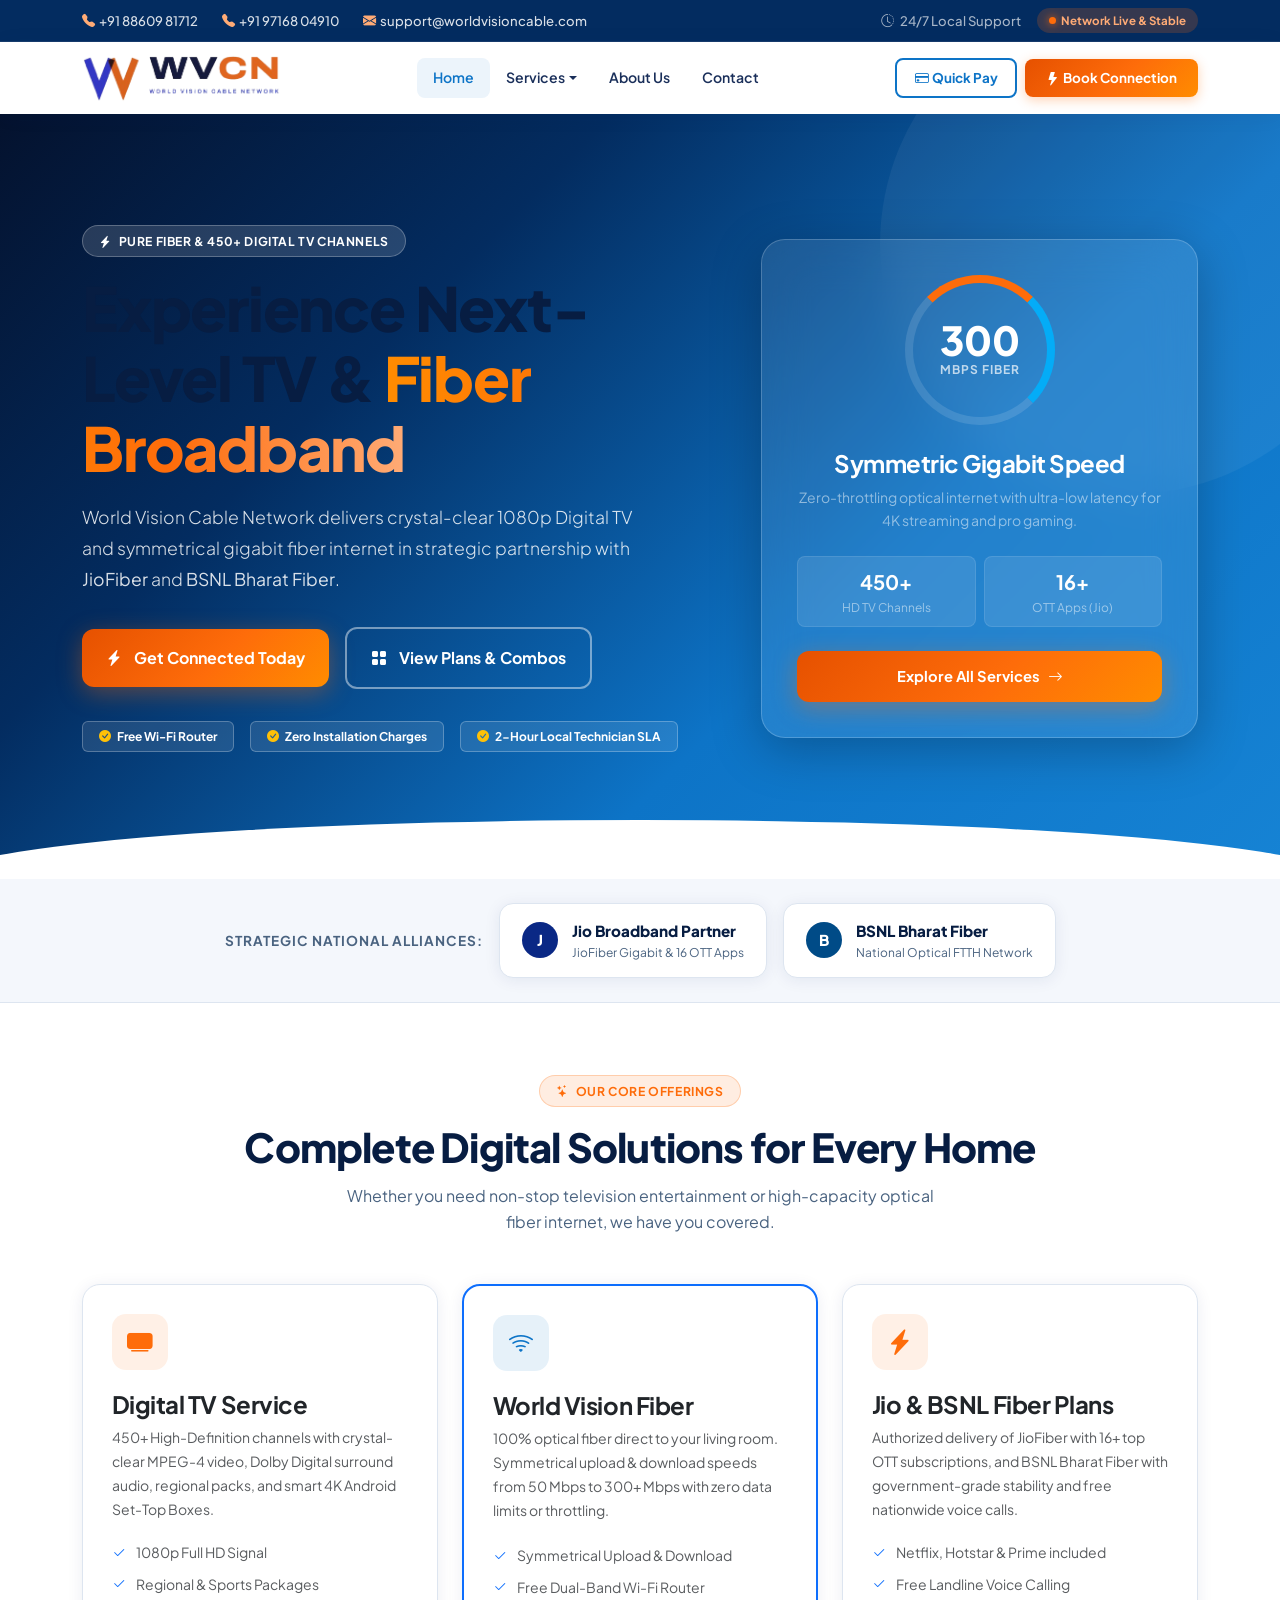
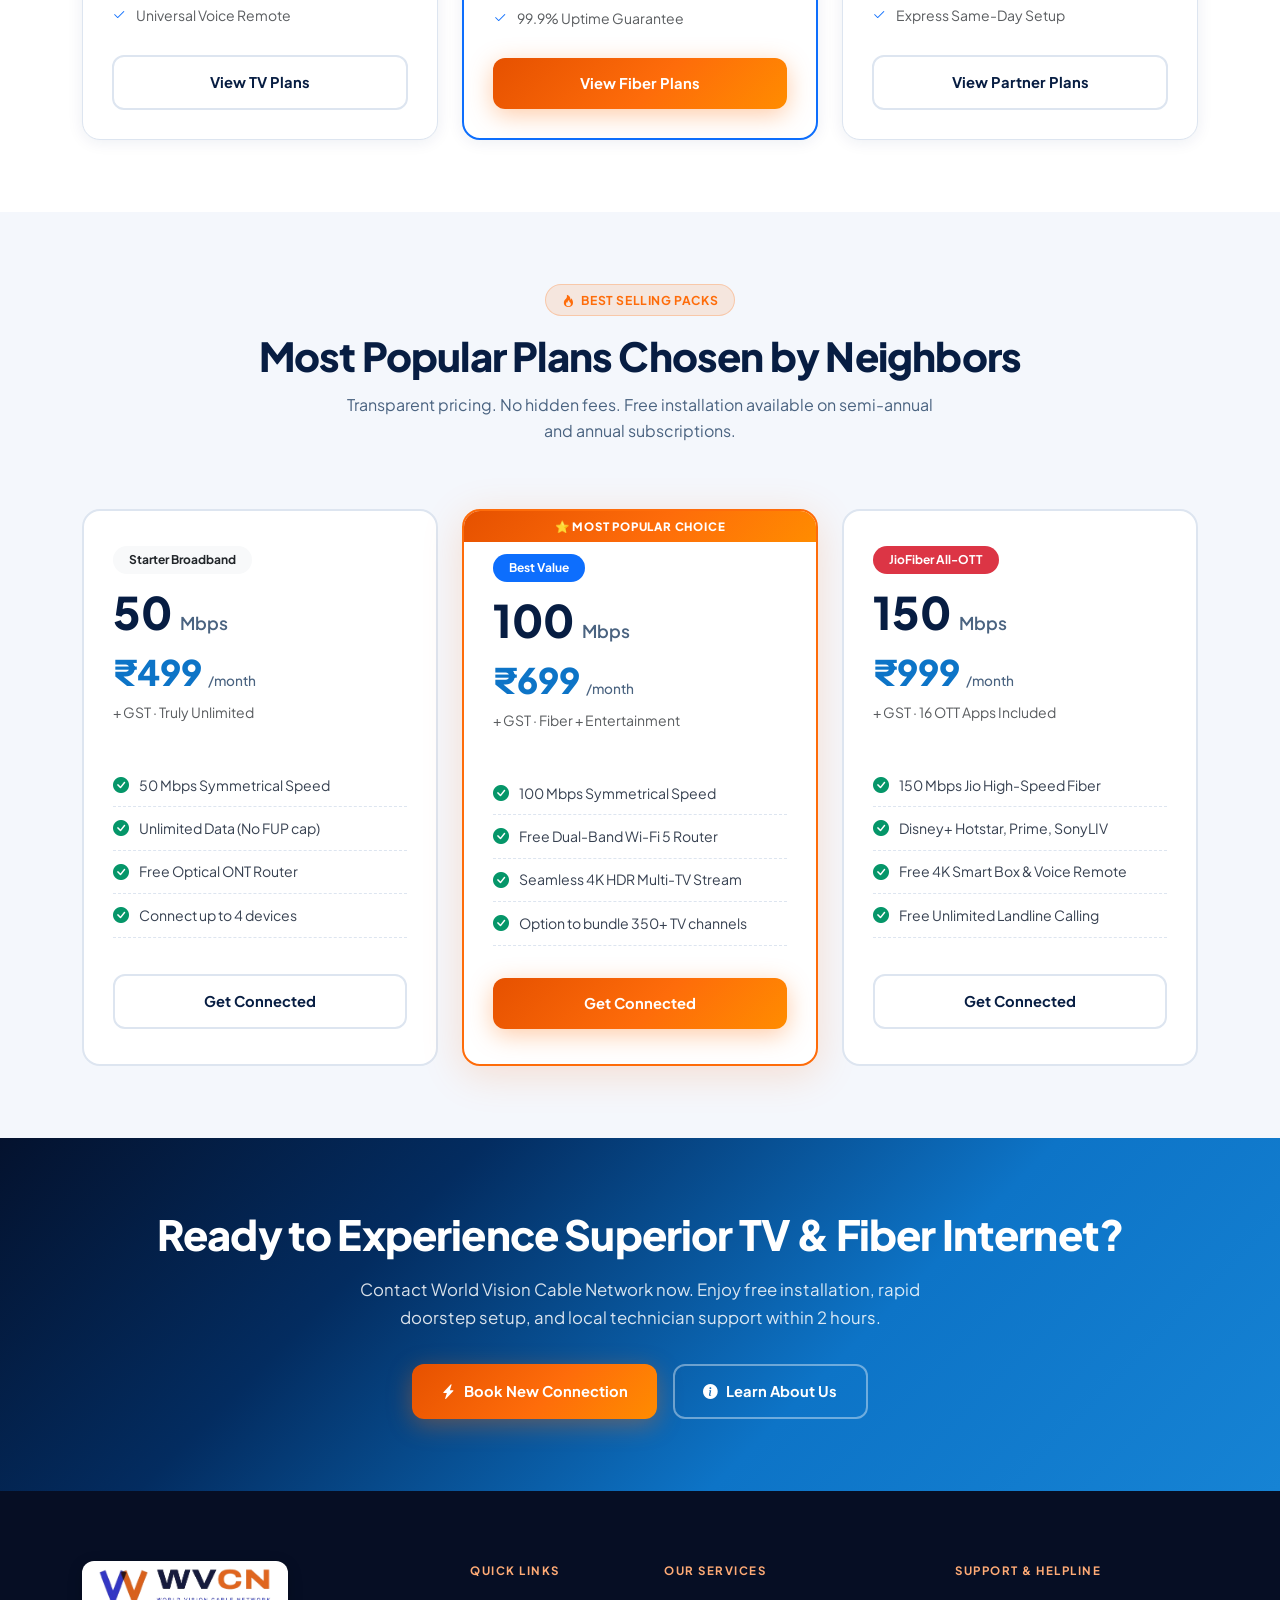
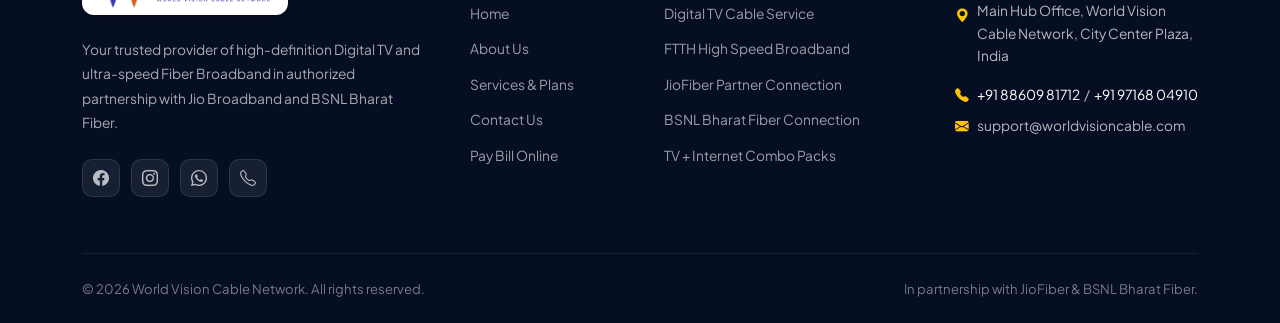
<file: index.html>
﻿<!DOCTYPE html>
<html lang="en-IN">
<head>
  <meta charset="UTF-8">
  <meta name="viewport" content="width=device-width, initial-scale=1.0">
  <title>World Vision Cable Network - Digital TV &amp; Fiber Broadband | Partnered with Jio &amp; BSNL</title>
  <meta name="description" content="World Vision Cable Network offers High-Definition Digital TV and ultra-fast Fiber Broadband in strategic partnership with Jio Broadband and BSNL Bharat Fiber.">

  <!-- Plus Jakarta Sans Google Font -->
  <link rel="preconnect" href="https://fonts.googleapis.com">
  <link rel="preconnect" href="https://fonts.gstatic.com" crossorigin>
  <link href="https://fonts.googleapis.com/css2?family=Plus+Jakarta+Sans:wght@300;400;500;600;700;800&display=swap" rel="stylesheet">

  <!-- Bootstrap 5.3 & Bootstrap Icons -->
  <link href="https://cdn.jsdelivr.net/npm/bootstrap@5.3.3/dist/css/bootstrap.min.css" rel="stylesheet">
  <link href="https://cdn.jsdelivr.net/npm/bootstrap-icons@1.11.3/font/bootstrap-icons.min.css" rel="stylesheet">

  <!-- Custom Style mimicking skymaxbroadband.com -->
  <link rel="stylesheet" href="css/style.css">
  <style>
    .home-hero {
      background: var(--grad-hero);
      min-height: 85vh;
      display: flex;
      align-items: center;
      position: relative;
      overflow: hidden;
      padding: 5rem 0 6rem;
      color: #fff;
    }
    .home-hero::after {
      content: '';
      position: absolute;
      bottom: -1px;
      left: 0;
      right: 0;
      height: 60px;
      background: var(--white);
      clip-path: ellipse(55% 100% at 50% 100%);
    }
    .hero-glass-card {
      background: rgba(255, 255, 255, 0.09);
      backdrop-filter: blur(24px);
      border: 1.5px solid rgba(255, 255, 255, 0.2);
      border-radius: 24px;
      padding: 2.2rem;
      box-shadow: 0 12px 50px rgba(0, 0, 0, 0.25);
    }
    .speed-circle {
      width: 150px;
      height: 150px;
      border-radius: 50%;
      border: 8px solid rgba(255, 255, 255, 0.12);
      border-top-color: var(--orange);
      border-right-color: var(--blue-mid);
      display: flex;
      flex-direction: column;
      align-items: center;
      justify-content: center;
      margin: 0 auto 1.5rem;
    }
    .speed-num {
      font-size: 2.5rem;
      font-weight: 800;
      line-height: 1;
      color: #fff;
    }
    .speed-unit {
      font-size: 0.75rem;
      color: rgba(255, 255, 255, 0.7);
      text-transform: uppercase;
      letter-spacing: 1px;
      font-weight: 700;
    }
  </style>
</head>
<body>

  <!-- TOP BAR -->
  <div class="top-bar">
    <div class="container d-flex align-items-center justify-content-between flex-wrap gap-2">
      <div class="d-flex align-items-center gap-3 gap-md-4 flex-wrap">
        <a href="tel:+918860981712"><i class="bi bi-telephone-fill me-1" style="color:var(--orange-light)"></i> +91 88609 81712</a>
        <a href="tel:+919716804910"><i class="bi bi-telephone-fill me-1" style="color:var(--orange-light)"></i> +91 97168 04910</a>
        <a href="mailto:support@worldvisioncable.com"><i class="bi bi-envelope-fill me-1" style="color:var(--orange-light)"></i> support@worldvisioncable.com</a>
      </div>
      <div class="d-flex align-items-center gap-3">
        <span style="color:rgba(255,255,255,.65)"><i class="bi bi-clock-history me-1"></i> 24/7 Local Support</span>
        <span class="network-badge"><span class="pulse-dot"></span> Network Live &amp; Stable</span>
      </div>
    </div>
  </div>

  <!-- NAVBAR -->
  <nav class="navbar navbar-expand-lg">
    <div class="container">
      <a class="navbar-brand py-0" href="index.html">
        <img src="images/logo.png" alt="World Vision Cable Network" class="navbar-logo" style="height:48px; width:auto; object-fit:contain;">
      </a>
      
      <button class="navbar-toggler border-0" type="button" data-bs-toggle="collapse" data-bs-target="#navMenu">
        <i class="bi bi-list fs-3" style="color:var(--dark)"></i>
      </button>

      <div class="collapse navbar-collapse" id="navMenu">
        <ul class="navbar-nav mx-auto">
          <li class="nav-item"><a class="nav-link active" href="index.html">Home</a></li>
          <li class="nav-item dropdown">
            <a class="nav-link dropdown-toggle" href="services.html" data-bs-toggle="dropdown">Services</a>
            <ul class="dropdown-menu">
              <li><a class="dropdown-item" href="services.html#digital-tv"><i class="bi bi-tv-fill"></i>Digital TV Service</a></li>
              <li><a class="dropdown-item" href="services.html#fiber-broadband"><i class="bi bi-wifi"></i>High-Speed Fiber</a></li>
              <li><a class="dropdown-item" href="services.html#jio-broadband"><i class="bi bi-lightning-charge-fill"></i>JioFiber Partner Plans</a></li>
              <li><a class="dropdown-item" href="services.html#bsnl-broadband"><i class="bi bi-globe2"></i>BSNL Bharat Fiber</a></li>
              <li><a class="dropdown-item" href="services.html#combo-plans"><i class="bi bi-layers-fill"></i>TV + Fiber Combos</a></li>
            </ul>
          </li>
          <li class="nav-item"><a class="nav-link" href="about.html">About Us</a></li>
          <li class="nav-item"><a class="nav-link" href="contact.html">Contact</a></li>
        </ul>

        <div class="d-flex align-items-center gap-2 mt-2 mt-lg-0">
          <a href="contact.html#quick-pay" class="btn-nav-login"><i class="bi bi-credit-card me-1"></i> Quick Pay</a>
          <a href="contact.html" class="btn-nav-primary"><i class="bi bi-lightning-fill me-1"></i> Book Connection</a>
        </div>
      </div>
    </div>
  </nav>

  <!-- HERO SECTION -->
  <header class="home-hero">
    <div class="page-hero-orb" style="width:500px; height:500px; top:-120px; right:-100px;"></div>
    <div class="container" style="position:relative; z-index:2;">
      <div class="row align-items-center g-5">
        
        <div class="col-lg-7">
          <div class="section-eyebrow eyebrow-light">
            <i class="bi bi-lightning-charge-fill"></i> Pure Fiber &amp; 450+ Digital TV Channels
          </div>
          <h1 style="font-size:clamp(2.4rem, 5vw, 3.8rem); font-weight:800; line-height:1.15; margin-bottom:1.2rem;">
            Experience Next-Level TV &amp; <span class="accent-orange">Fiber Broadband</span>
          </h1>
          <p class="lead" style="font-size:1.1rem; line-height:1.75; color:rgba(255,255,255,0.85); max-width:580px; margin-bottom:2rem;">
            World Vision Cable Network delivers crystal-clear 1080p Digital TV and symmetrical gigabit fiber internet in strategic partnership with <strong>JioFiber</strong> and <strong>BSNL Bharat Fiber</strong>.
          </p>

          <div class="d-flex flex-wrap gap-3 align-items-center">
            <a href="contact.html" class="btn-primary-gradient py-3 px-4" style="font-size:1rem;">
              <i class="bi bi-lightning-charge-fill me-1"></i> Get Connected Today
            </a>
            <a href="services.html" class="btn-outline-custom py-3 px-4" style="border-color:rgba(255,255,255,0.45); color:#fff; font-size:1rem;">
              <i class="bi bi-grid-fill me-1"></i> View Plans &amp; Combos
            </a>
          </div>

          <div class="d-flex flex-wrap gap-3 mt-4 pt-2">
            <span class="badge bg-white bg-opacity-10 text-white px-3 py-2 border border-white border-opacity-25">
              <i class="bi bi-check-circle-fill text-warning me-1"></i> Free Wi-Fi Router
            </span>
            <span class="badge bg-white bg-opacity-10 text-white px-3 py-2 border border-white border-opacity-25">
              <i class="bi bi-check-circle-fill text-warning me-1"></i> Zero Installation Charges
            </span>
            <span class="badge bg-white bg-opacity-10 text-white px-3 py-2 border border-white border-opacity-25">
              <i class="bi bi-check-circle-fill text-warning me-1"></i> 2-Hour Local Technician SLA
            </span>
          </div>
        </div>

        <!-- Right Side Glass Card with Speed Display -->
        <div class="col-lg-5">
          <div class="hero-glass-card text-center">
            <div class="speed-circle">
              <div class="speed-num">300</div>
              <div class="speed-unit">Mbps Fiber</div>
            </div>

            <h4 class="text-white fw-bold mb-2">Symmetric Gigabit Speed</h4>
            <p class="small text-white-50 mb-4">Zero-throttling optical internet with ultra-low latency for 4K streaming and pro gaming.</p>

            <div class="row g-2 text-center">
              <div class="col-6">
                <div class="p-2 rounded-3 bg-white bg-opacity-10 border border-white border-opacity-10">
                  <div class="fw-bold text-white fs-5">450+</div>
                  <div class="small text-white-50" style="font-size:0.75rem;">HD TV Channels</div>
                </div>
              </div>
              <div class="col-6">
                <div class="p-2 rounded-3 bg-white bg-opacity-10 border border-white border-opacity-10">
                  <div class="fw-bold text-white fs-5">16+</div>
                  <div class="small text-white-50" style="font-size:0.75rem;">OTT Apps (Jio)</div>
                </div>
              </div>
            </div>

            <a href="services.html" class="btn-primary-gradient w-100 mt-4">
              Explore All Services <i class="bi bi-arrow-right"></i>
            </a>
          </div>
        </div>

      </div>
    </div>
  </header>

  <!-- PARTNER STRIP -->
  <section class="partner-strip">
    <div class="container">
      <div class="row align-items-center justify-content-center g-3 text-center">
        <div class="col-12 col-md-auto">
          <span style="font-weight:700; font-size:0.85rem; color:var(--muted); text-transform:uppercase; letter-spacing:1px;">
            Strategic National Alliances:
          </span>
        </div>
        <div class="col-auto">
          <div class="partner-card">
            <div class="partner-badge-icon badge-jio">J</div>
            <div class="text-start">
              <div style="font-weight:800; font-size:0.95rem; color:var(--dark);">Jio Broadband Partner</div>
              <div style="font-size:0.75rem; color:var(--muted);">JioFiber Gigabit &amp; 16 OTT Apps</div>
            </div>
          </div>
        </div>
        <div class="col-auto">
          <div class="partner-card">
            <div class="partner-badge-icon badge-bsnl">B</div>
            <div class="text-start">
              <div style="font-weight:800; font-size:0.95rem; color:var(--dark);">BSNL Bharat Fiber</div>
              <div style="font-size:0.75rem; color:var(--muted);">National Optical FTTH Network</div>
            </div>
          </div>
        </div>
      </div>
    </div>
  </section>

  <!-- 3 CORE PILLARS SECTION -->
  <section class="py-5">
    <div class="container py-lg-4">
      <div class="text-center mb-5">
        <div class="section-eyebrow"><i class="bi bi-stars"></i> Our Core Offerings</div>
        <h2 class="section-title">Complete Digital Solutions for Every Home</h2>
        <p class="section-subtitle">Whether you need non-stop television entertainment or high-capacity optical fiber internet, we have you covered.</p>
      </div>

      <div class="row g-4">
        <!-- Digital TV -->
        <div class="col-md-4">
          <div class="feature-card d-flex flex-column">
            <div class="feature-icon-wrap orange">
              <i class="bi bi-tv-fill"></i>
            </div>
            <h4 class="fw-bold text-dark mb-2">Digital TV Service</h4>
            <p class="text-muted small flex-grow-1" style="line-height:1.7;">
              450+ High-Definition channels with crystal-clear MPEG-4 video, Dolby Digital surround audio, regional packs, and smart 4K Android Set-Top Boxes.
            </p>
            <ul class="list-unstyled small text-muted mb-4">
              <li class="py-1"><i class="bi bi-check2 text-primary me-2"></i> 1080p Full HD Signal</li>
              <li class="py-1"><i class="bi bi-check2 text-primary me-2"></i> Regional &amp; Sports Packages</li>
              <li class="py-1"><i class="bi bi-check2 text-primary me-2"></i> Universal Voice Remote</li>
            </ul>
            <a href="services.html#digital-tv" class="btn-outline-custom w-100 text-center">View TV Plans</a>
          </div>
        </div>

        <!-- Pure Fiber -->
        <div class="col-md-4">
          <div class="feature-card d-flex flex-column border-primary" style="border-width:2px !important;">
            <div class="feature-icon-wrap">
              <i class="bi bi-wifi"></i>
            </div>
            <h4 class="fw-bold text-dark mb-2">World Vision Fiber</h4>
            <p class="text-muted small flex-grow-1" style="line-height:1.7;">
              100% optical fiber direct to your living room. Symmetrical upload &amp; download speeds from 50 Mbps to 300+ Mbps with zero data limits or throttling.
            </p>
            <ul class="list-unstyled small text-muted mb-4">
              <li class="py-1"><i class="bi bi-check2 text-primary me-2"></i> Symmetrical Upload &amp; Download</li>
              <li class="py-1"><i class="bi bi-check2 text-primary me-2"></i> Free Dual-Band Wi-Fi Router</li>
              <li class="py-1"><i class="bi bi-check2 text-primary me-2"></i> 99.9% Uptime Guarantee</li>
            </ul>
            <a href="services.html#fiber-broadband" class="btn-primary-gradient w-100 text-center">View Fiber Plans</a>
          </div>
        </div>

        <!-- Jio & BSNL Partner -->
        <div class="col-md-4">
          <div class="feature-card d-flex flex-column">
            <div class="feature-icon-wrap orange">
              <i class="bi bi-lightning-charge-fill"></i>
            </div>
            <h4 class="fw-bold text-dark mb-2">Jio &amp; BSNL Fiber Plans</h4>
            <p class="text-muted small flex-grow-1" style="line-height:1.7;">
              Authorized delivery of JioFiber with 16+ top OTT subscriptions, and BSNL Bharat Fiber with government-grade stability and free nationwide voice calls.
            </p>
            <ul class="list-unstyled small text-muted mb-4">
              <li class="py-1"><i class="bi bi-check2 text-primary me-2"></i> Netflix, Hotstar &amp; Prime included</li>
              <li class="py-1"><i class="bi bi-check2 text-primary me-2"></i> Free Landline Voice Calling</li>
              <li class="py-1"><i class="bi bi-check2 text-primary me-2"></i> Express Same-Day Setup</li>
            </ul>
            <a href="services.html#jio-broadband" class="btn-outline-custom w-100 text-center">View Partner Plans</a>
          </div>
        </div>
      </div>
    </div>
  </section>

  <!-- POPULAR PLANS STRIP -->
  <section class="py-5" style="background:var(--gray);">
    <div class="container py-lg-4 text-center">
      <div class="section-eyebrow"><i class="bi bi-fire"></i> Best Selling Packs</div>
      <h2 class="section-title">Most Popular Plans Chosen by Neighbors</h2>
      <p class="section-subtitle">Transparent pricing. No hidden fees. Free installation available on semi-annual and annual subscriptions.</p>

      <div class="row g-4 text-start justify-content-center mt-2">
        <!-- Plan 1 -->
        <div class="col-md-6 col-lg-4">
          <div class="plan-card">
            <span class="badge bg-light text-dark align-self-start py-2 px-3 rounded-pill fw-bold">Starter Broadband</span>
            <div class="plan-speed">50 <small style="font-size:1.1rem; color:var(--muted); font-weight:600;">Mbps</small></div>
            <div class="plan-price">₹499 <small>/month</small></div>
            <div class="small text-muted mb-3">+ GST · Truly Unlimited</div>
            <ul class="plan-features">
              <li><i class="bi bi-check-circle-fill"></i> 50 Mbps Symmetrical Speed</li>
              <li><i class="bi bi-check-circle-fill"></i> Unlimited Data (No FUP cap)</li>
              <li><i class="bi bi-check-circle-fill"></i> Free Optical ONT Router</li>
              <li><i class="bi bi-check-circle-fill"></i> Connect up to 4 devices</li>
            </ul>
            <a href="contact.html?plan=wv50" class="btn-outline-custom w-100 text-center">Get Connected</a>
          </div>
        </div>

        <!-- Plan 2 -->
        <div class="col-md-6 col-lg-4">
          <div class="plan-card featured">
            <div class="plan-ribbon">⭐ Most Popular Choice</div>
            <span class="badge bg-primary text-white align-self-start py-2 px-3 rounded-pill fw-bold mt-2">Best Value</span>
            <div class="plan-speed">100 <small style="font-size:1.1rem; color:var(--muted); font-weight:600;">Mbps</small></div>
            <div class="plan-price">₹699 <small>/month</small></div>
            <div class="small text-muted mb-3">+ GST · Fiber + Entertainment</div>
            <ul class="plan-features">
              <li><i class="bi bi-check-circle-fill"></i> 100 Mbps Symmetrical Speed</li>
              <li><i class="bi bi-check-circle-fill"></i> Free Dual-Band Wi-Fi 5 Router</li>
              <li><i class="bi bi-check-circle-fill"></i> Seamless 4K HDR Multi-TV Stream</li>
              <li><i class="bi bi-check-circle-fill"></i> Option to bundle 350+ TV channels</li>
            </ul>
            <a href="contact.html?plan=wv100" class="btn-primary-gradient w-100 text-center">Get Connected</a>
          </div>
        </div>

        <!-- Plan 3 -->
        <div class="col-md-6 col-lg-4">
          <div class="plan-card">
            <span class="badge bg-danger text-white align-self-start py-2 px-3 rounded-pill fw-bold">JioFiber All-OTT</span>
            <div class="plan-speed">150 <small style="font-size:1.1rem; color:var(--muted); font-weight:600;">Mbps</small></div>
            <div class="plan-price">₹999 <small>/month</small></div>
            <div class="small text-muted mb-3">+ GST · 16 OTT Apps Included</div>
            <ul class="plan-features">
              <li><i class="bi bi-check-circle-fill"></i> 150 Mbps Jio High-Speed Fiber</li>
              <li><i class="bi bi-check-circle-fill"></i> Disney+ Hotstar, Prime, SonyLIV</li>
              <li><i class="bi bi-check-circle-fill"></i> Free 4K Smart Box &amp; Voice Remote</li>
              <li><i class="bi bi-check-circle-fill"></i> Free Unlimited Landline Calling</li>
            </ul>
            <a href="contact.html?plan=jio150" class="btn-outline-custom w-100 text-center">Get Connected</a>
          </div>
        </div>
      </div>
    </div>
  </section>

  <!-- CTA BANNER -->
  <section class="py-5" style="background:var(--grad-hero); color:#fff; position:relative; overflow:hidden;">
    <div class="container text-center py-4" style="position:relative; z-index:2;">
      <h2 style="font-weight:800; color:#fff; margin-bottom:1rem; font-size:clamp(1.9rem, 3.5vw, 2.6rem);">
        Ready to Experience Superior TV &amp; Fiber Internet?
      </h2>
      <p style="color:rgba(255,255,255,0.85); font-size:1.05rem; max-width:620px; margin:0 auto 2rem;">
        Contact World Vision Cable Network now. Enjoy free installation, rapid doorstep setup, and local technician support within 2 hours.
      </p>
      <div class="d-flex justify-content-center gap-3 flex-wrap">
        <a href="contact.html" class="btn-primary-gradient"><i class="bi bi-lightning-charge-fill"></i> Book New Connection</a>
        <a href="about.html" class="btn-outline-custom" style="border-color:rgba(255,255,255,0.4); color:#fff;"><i class="bi bi-info-circle-fill"></i> Learn About Us</a>
      </div>
    </div>
  </section>

  <!-- FOOTER -->
  <footer>
    <div class="container">
      <div class="row g-5">
        <!-- Brand Info -->
        <div class="col-lg-4">
          <div class="mb-3">
            <div style="background:#fff; display:inline-block; border-radius:12px; padding:6px 16px; box-shadow:0 4px 15px rgba(0,0,0,0.2);">
              <img src="images/logo.png" alt="World Vision Cable Network" style="height:42px; width:auto; display:block;">
            </div>
          </div>
          <p style="font-size:0.86rem; color:rgba(255,255,255,0.65); line-height:1.75; margin-bottom:1.5rem;">
            Your trusted provider of high-definition Digital TV and ultra-speed Fiber Broadband in authorized partnership with Jio Broadband and BSNL Bharat Fiber.
          </p>
          <div class="footer-social">
            <a href="#"><i class="bi bi-facebook"></i></a>
            <a href="#"><i class="bi bi-instagram"></i></a>
            <a href="https://wa.me/918860981712"><i class="bi bi-whatsapp"></i></a>
            <a href="tel:+918860981712"><i class="bi bi-telephone"></i></a>
          </div>
        </div>

        <!-- Quick Links -->
        <div class="col-sm-6 col-lg-2">
          <div class="footer-heading">Quick Links</div>
          <ul class="footer-links">
            <li><a href="index.html">Home</a></li>
            <li><a href="about.html">About Us</a></li>
            <li><a href="services.html">Services &amp; Plans</a></li>
            <li><a href="contact.html">Contact Us</a></li>
            <li><a href="contact.html#quick-pay">Pay Bill Online</a></li>
          </ul>
        </div>

        <!-- Services -->
        <div class="col-sm-6 col-lg-3">
          <div class="footer-heading">Our Services</div>
          <ul class="footer-links">
            <li><a href="services.html#digital-tv">Digital TV Cable Service</a></li>
            <li><a href="services.html#fiber-broadband">FTTH High Speed Broadband</a></li>
            <li><a href="services.html#jio-broadband">JioFiber Partner Connection</a></li>
            <li><a href="services.html#bsnl-broadband">BSNL Bharat Fiber Connection</a></li>
            <li><a href="services.html#combo-plans">TV + Internet Combo Packs</a></li>
          </ul>
        </div>

        <!-- Contact Support -->
        <div class="col-lg-3">
          <div class="footer-heading">Support &amp; Helpline</div>
          <div class="d-flex align-items-start gap-2 mb-3" style="font-size:0.86rem; color:rgba(255,255,255,0.7);">
            <i class="bi bi-geo-alt-fill text-warning mt-1"></i>
            <div>Main Hub Office, World Vision Cable Network, City Center Plaza, India</div>
          </div>
          <div class="d-flex align-items-center gap-2 mb-2" style="font-size:0.86rem; color:rgba(255,255,255,0.7);">
            <i class="bi bi-telephone-fill text-warning"></i>
            <div>
              <a href="tel:+918860981712" class="text-white text-decoration-none">+91 88609 81712</a> &nbsp;/&nbsp;
              <a href="tel:+919716804910" class="text-white text-decoration-none">+91 97168 04910</a>
            </div>
          </div>
          <div class="d-flex align-items-center gap-2" style="font-size:0.86rem; color:rgba(255,255,255,0.7);">
            <i class="bi bi-envelope-fill text-warning"></i>
            <div>support@worldvisioncable.com</div>
          </div>
        </div>
      </div>

      <div class="footer-bottom d-flex justify-content-between align-items-center flex-wrap gap-2">
        <div>&copy; 2026 World Vision Cable Network. All rights reserved.</div>
        <div>In partnership with JioFiber &amp; BSNL Bharat Fiber.</div>
      </div>
    </div>
  </footer>

  <!-- Bootstrap JS -->
  <script src="https://cdn.jsdelivr.net/npm/bootstrap@5.3.3/dist/js/bootstrap.bundle.min.js"></script>
</body>
</html>
</file>
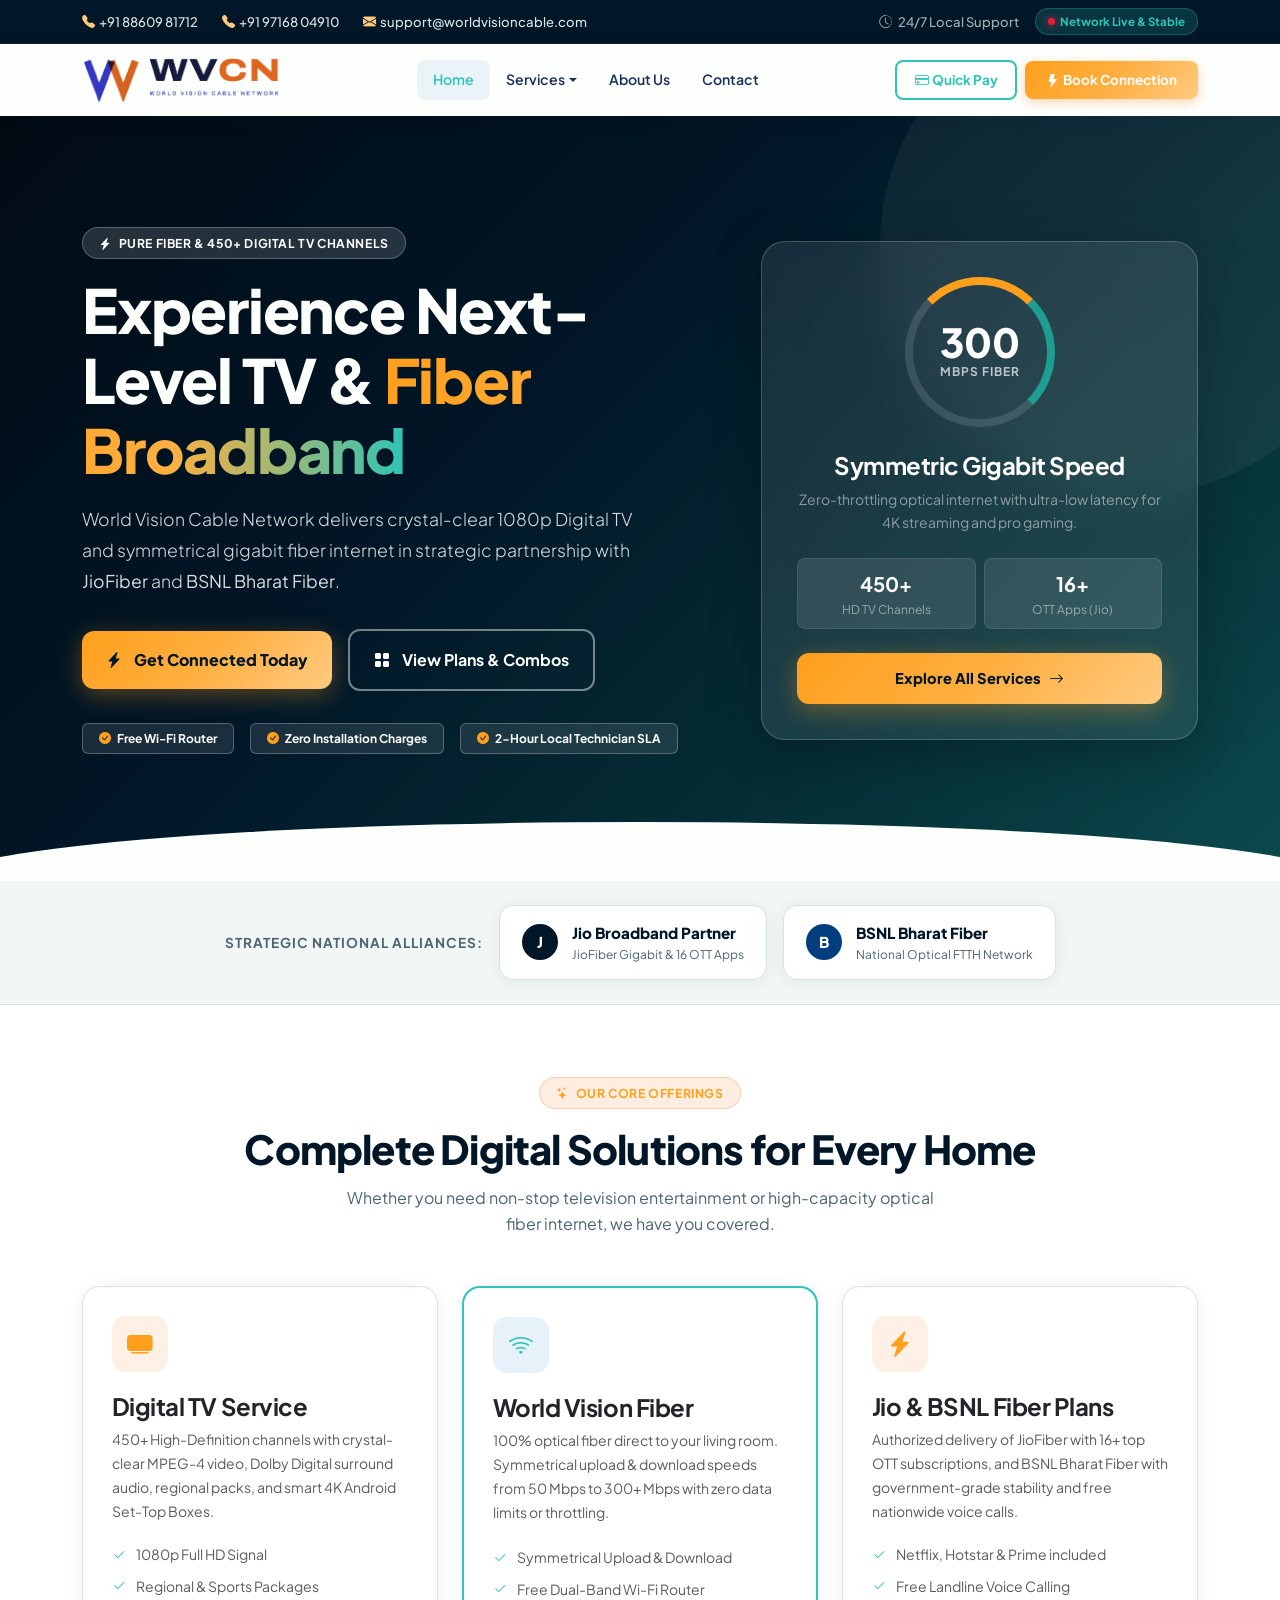
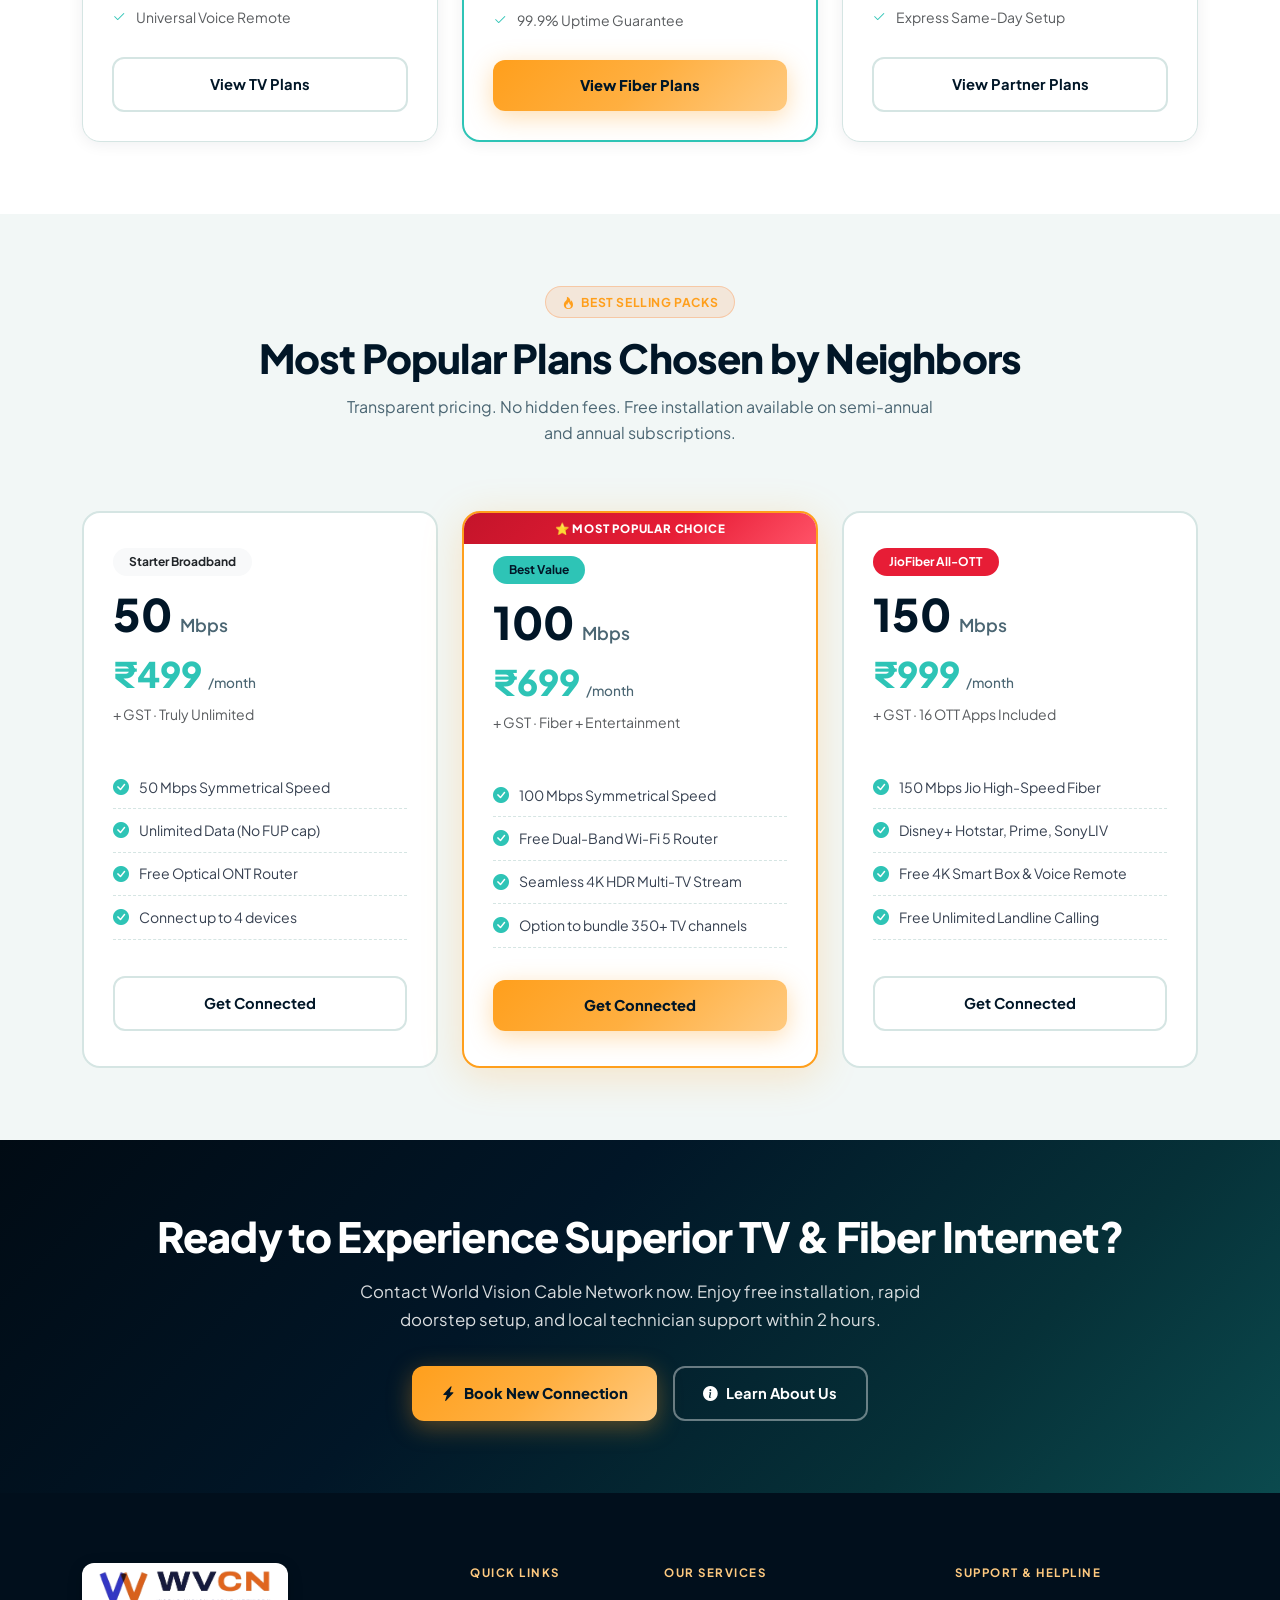
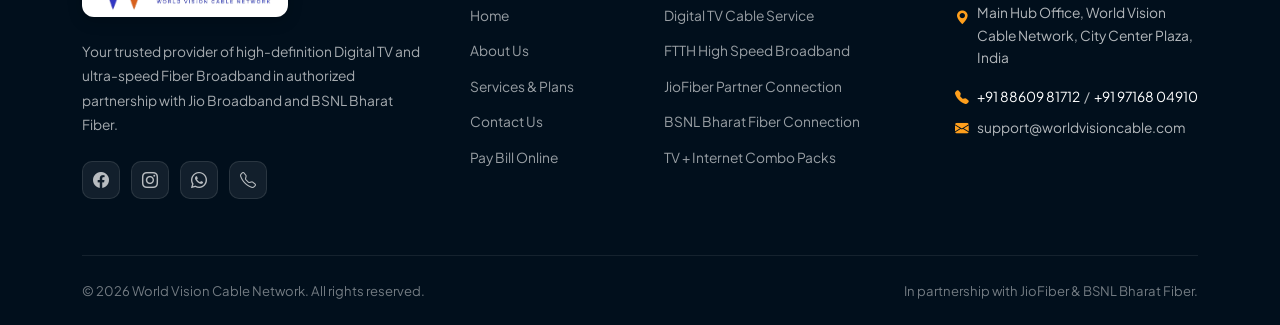
<file: testproject/index.html>
<!DOCTYPE html>
<html lang="en-IN">
<head>
  <meta charset="UTF-8">
  <meta name="viewport" content="width=device-width, initial-scale=1.0">
  <title>World Vision Cable Network - Digital TV &amp; Fiber Broadband | Partnered with Jio &amp; BSNL</title>
  <meta name="description" content="World Vision Cable Network offers High-Definition Digital TV and ultra-fast Fiber Broadband in strategic partnership with Jio Broadband and BSNL Bharat Fiber.">

  <!-- Plus Jakarta Sans Google Font -->
  <link rel="preconnect" href="https://fonts.googleapis.com">
  <link rel="preconnect" href="https://fonts.gstatic.com" crossorigin>
  <link href="https://fonts.googleapis.com/css2?family=Plus+Jakarta+Sans:wght@300;400;500;600;700;800&display=swap" rel="stylesheet">

  <!-- Bootstrap 5.3 & Bootstrap Icons -->
  <link href="https://cdn.jsdelivr.net/npm/bootstrap@5.3.3/dist/css/bootstrap.min.css" rel="stylesheet">
  <link href="https://cdn.jsdelivr.net/npm/bootstrap-icons@1.11.3/font/bootstrap-icons.min.css" rel="stylesheet">

  <!-- Custom Style mimicking skymaxbroadband.com -->
  <link rel="stylesheet" href="css/style.css">
  <style>
    .home-hero {
      background: var(--grad-hero);
      min-height: 85vh;
      display: flex;
      align-items: center;
      position: relative;
      overflow: hidden;
      padding: 5rem 0 6rem;
      color: #fff;
    }
    .home-hero h1 {
      color: var(--porcelain, #FDFFFC) !important;
    }
    .home-hero::after {
      content: '';
      position: absolute;
      bottom: -1px;
      left: 0;
      right: 0;
      height: 60px;
      background: var(--white);
      clip-path: ellipse(55% 100% at 50% 100%);
    }
    .hero-glass-card {
      background: rgba(255, 255, 255, 0.09);
      backdrop-filter: blur(24px);
      border: 1.5px solid rgba(255, 255, 255, 0.2);
      border-radius: 24px;
      padding: 2.2rem;
      box-shadow: 0 12px 50px rgba(0, 0, 0, 0.25);
    }
    .speed-circle {
      width: 150px;
      height: 150px;
      border-radius: 50%;
      border: 8px solid rgba(255, 255, 255, 0.12);
      border-top-color: var(--orange);
      border-right-color: var(--blue-mid);
      display: flex;
      flex-direction: column;
      align-items: center;
      justify-content: center;
      margin: 0 auto 1.5rem;
    }
    .speed-num {
      font-size: 2.5rem;
      font-weight: 800;
      line-height: 1;
      color: #fff;
    }
    .speed-unit {
      font-size: 0.75rem;
      color: rgba(255, 255, 255, 0.7);
      text-transform: uppercase;
      letter-spacing: 1px;
      font-weight: 700;
    }
  </style>
</head>
<body>

  <!-- TOP BAR -->
  <div class="top-bar">
    <div class="container d-flex align-items-center justify-content-between flex-wrap gap-2">
      <div class="d-flex align-items-center gap-3 gap-md-4 flex-wrap">
        <a href="tel:+918860981712"><i class="bi bi-telephone-fill me-1" style="color:var(--orange-light)"></i> +91 88609 81712</a>
        <a href="tel:+919716804910"><i class="bi bi-telephone-fill me-1" style="color:var(--orange-light)"></i> +91 97168 04910</a>
        <a href="mailto:support@worldvisioncable.com"><i class="bi bi-envelope-fill me-1" style="color:var(--orange-light)"></i> support@worldvisioncable.com</a>
      </div>
      <div class="d-flex align-items-center gap-3">
        <span style="color:rgba(255,255,255,.65)"><i class="bi bi-clock-history me-1"></i> 24/7 Local Support</span>
        <span class="network-badge"><span class="pulse-dot"></span> Network Live &amp; Stable</span>
      </div>
    </div>
  </div>

  <!-- NAVBAR -->
  <nav class="navbar navbar-expand-lg">
    <div class="container">
      <a class="navbar-brand py-0" href="index.html">
        <img src="images/logo.png" alt="World Vision Cable Network" class="navbar-logo" style="height:48px; width:auto; object-fit:contain;">
      </a>
      
      <button class="navbar-toggler border-0" type="button" data-bs-toggle="collapse" data-bs-target="#navMenu">
        <i class="bi bi-list fs-3" style="color:var(--dark)"></i>
      </button>

      <div class="collapse navbar-collapse" id="navMenu">
        <ul class="navbar-nav mx-auto">
          <li class="nav-item"><a class="nav-link active" href="index.html">Home</a></li>
          <li class="nav-item dropdown">
            <a class="nav-link dropdown-toggle" href="services.html" data-bs-toggle="dropdown">Services</a>
            <ul class="dropdown-menu">
              <li><a class="dropdown-item" href="services.html#digital-tv"><i class="bi bi-tv-fill"></i>Digital TV Service</a></li>
              <li><a class="dropdown-item" href="services.html#fiber-broadband"><i class="bi bi-wifi"></i>High-Speed Fiber</a></li>
              <li><a class="dropdown-item" href="services.html#jio-broadband"><i class="bi bi-lightning-charge-fill"></i>JioFiber Partner Plans</a></li>
              <li><a class="dropdown-item" href="services.html#bsnl-broadband"><i class="bi bi-globe2"></i>BSNL Bharat Fiber</a></li>
              <li><a class="dropdown-item" href="services.html#combo-plans"><i class="bi bi-layers-fill"></i>TV + Fiber Combos</a></li>
            </ul>
          </li>
          <li class="nav-item"><a class="nav-link" href="about.html">About Us</a></li>
          <li class="nav-item"><a class="nav-link" href="contact.html">Contact</a></li>
        </ul>

        <div class="d-flex align-items-center gap-2 mt-2 mt-lg-0">
          <a href="contact.html#quick-pay" class="btn-nav-login"><i class="bi bi-credit-card me-1"></i> Quick Pay</a>
          <a href="contact.html" class="btn-nav-primary"><i class="bi bi-lightning-fill me-1"></i> Book Connection</a>
        </div>
      </div>
    </div>
  </nav>

  <!-- HERO SECTION -->
  <header class="home-hero">
    <div class="page-hero-orb" style="width:500px; height:500px; top:-120px; right:-100px;"></div>
    <div class="container" style="position:relative; z-index:2;">
      <div class="row align-items-center g-5">
        
        <div class="col-lg-7">
          <div class="section-eyebrow eyebrow-light">
            <i class="bi bi-lightning-charge-fill"></i> Pure Fiber &amp; 450+ Digital TV Channels
          </div>
          <h1 style="font-size:clamp(2.4rem, 5vw, 3.8rem); font-weight:800; line-height:1.15; margin-bottom:1.2rem; color:var(--porcelain, #FDFFFC);">
            Experience Next-Level TV &amp; <span class="accent-orange">Fiber Broadband</span>
          </h1>
          <p class="lead" style="font-size:1.1rem; line-height:1.75; color:rgba(255,255,255,0.85); max-width:580px; margin-bottom:2rem;">
            World Vision Cable Network delivers crystal-clear 1080p Digital TV and symmetrical gigabit fiber internet in strategic partnership with <strong>JioFiber</strong> and <strong>BSNL Bharat Fiber</strong>.
          </p>

          <div class="d-flex flex-wrap gap-3 align-items-center">
            <a href="contact.html" class="btn-primary-gradient py-3 px-4" style="font-size:1rem;">
              <i class="bi bi-lightning-charge-fill me-1"></i> Get Connected Today
            </a>
            <a href="services.html" class="btn-outline-custom py-3 px-4" style="border-color:rgba(255,255,255,0.45); color:#fff; font-size:1rem;">
              <i class="bi bi-grid-fill me-1"></i> View Plans &amp; Combos
            </a>
          </div>

          <div class="d-flex flex-wrap gap-3 mt-4 pt-2">
            <span class="badge bg-white bg-opacity-10 text-white px-3 py-2 border border-white border-opacity-25">
              <i class="bi bi-check-circle-fill text-warning me-1"></i> Free Wi-Fi Router
            </span>
            <span class="badge bg-white bg-opacity-10 text-white px-3 py-2 border border-white border-opacity-25">
              <i class="bi bi-check-circle-fill text-warning me-1"></i> Zero Installation Charges
            </span>
            <span class="badge bg-white bg-opacity-10 text-white px-3 py-2 border border-white border-opacity-25">
              <i class="bi bi-check-circle-fill text-warning me-1"></i> 2-Hour Local Technician SLA
            </span>
          </div>
        </div>

        <!-- Right Side Glass Card with Speed Display -->
        <div class="col-lg-5">
          <div class="hero-glass-card text-center">
            <div class="speed-circle">
              <div class="speed-num">300</div>
              <div class="speed-unit">Mbps Fiber</div>
            </div>

            <h4 class="text-white fw-bold mb-2">Symmetric Gigabit Speed</h4>
            <p class="small text-white-50 mb-4">Zero-throttling optical internet with ultra-low latency for 4K streaming and pro gaming.</p>

            <div class="row g-2 text-center">
              <div class="col-6">
                <div class="p-2 rounded-3 bg-white bg-opacity-10 border border-white border-opacity-10">
                  <div class="fw-bold text-white fs-5">450+</div>
                  <div class="small text-white-50" style="font-size:0.75rem;">HD TV Channels</div>
                </div>
              </div>
              <div class="col-6">
                <div class="p-2 rounded-3 bg-white bg-opacity-10 border border-white border-opacity-10">
                  <div class="fw-bold text-white fs-5">16+</div>
                  <div class="small text-white-50" style="font-size:0.75rem;">OTT Apps (Jio)</div>
                </div>
              </div>
            </div>

            <a href="services.html" class="btn-primary-gradient w-100 mt-4">
              Explore All Services <i class="bi bi-arrow-right"></i>
            </a>
          </div>
        </div>

      </div>
    </div>
  </header>

  <!-- PARTNER STRIP -->
  <section class="partner-strip">
    <div class="container">
      <div class="row align-items-center justify-content-center g-3 text-center">
        <div class="col-12 col-md-auto">
          <span style="font-weight:700; font-size:0.85rem; color:var(--muted); text-transform:uppercase; letter-spacing:1px;">
            Strategic National Alliances:
          </span>
        </div>
        <div class="col-auto">
          <div class="partner-card">
            <div class="partner-badge-icon badge-jio">J</div>
            <div class="text-start">
              <div style="font-weight:800; font-size:0.95rem; color:var(--dark);">Jio Broadband Partner</div>
              <div style="font-size:0.75rem; color:var(--muted);">JioFiber Gigabit &amp; 16 OTT Apps</div>
            </div>
          </div>
        </div>
        <div class="col-auto">
          <div class="partner-card">
            <div class="partner-badge-icon badge-bsnl">B</div>
            <div class="text-start">
              <div style="font-weight:800; font-size:0.95rem; color:var(--dark);">BSNL Bharat Fiber</div>
              <div style="font-size:0.75rem; color:var(--muted);">National Optical FTTH Network</div>
            </div>
          </div>
        </div>
      </div>
    </div>
  </section>

  <!-- 3 CORE PILLARS SECTION -->
  <section class="py-5">
    <div class="container py-lg-4">
      <div class="text-center mb-5">
        <div class="section-eyebrow"><i class="bi bi-stars"></i> Our Core Offerings</div>
        <h2 class="section-title">Complete Digital Solutions for Every Home</h2>
        <p class="section-subtitle">Whether you need non-stop television entertainment or high-capacity optical fiber internet, we have you covered.</p>
      </div>

      <div class="row g-4">
        <!-- Digital TV -->
        <div class="col-md-4">
          <div class="feature-card d-flex flex-column">
            <div class="feature-icon-wrap orange">
              <i class="bi bi-tv-fill"></i>
            </div>
            <h4 class="fw-bold text-dark mb-2">Digital TV Service</h4>
            <p class="text-muted small flex-grow-1" style="line-height:1.7;">
              450+ High-Definition channels with crystal-clear MPEG-4 video, Dolby Digital surround audio, regional packs, and smart 4K Android Set-Top Boxes.
            </p>
            <ul class="list-unstyled small text-muted mb-4">
              <li class="py-1"><i class="bi bi-check2 text-primary me-2"></i> 1080p Full HD Signal</li>
              <li class="py-1"><i class="bi bi-check2 text-primary me-2"></i> Regional &amp; Sports Packages</li>
              <li class="py-1"><i class="bi bi-check2 text-primary me-2"></i> Universal Voice Remote</li>
            </ul>
            <a href="services.html#digital-tv" class="btn-outline-custom w-100 text-center">View TV Plans</a>
          </div>
        </div>

        <!-- Pure Fiber -->
        <div class="col-md-4">
          <div class="feature-card d-flex flex-column border-primary" style="border-width:2px !important;">
            <div class="feature-icon-wrap">
              <i class="bi bi-wifi"></i>
            </div>
            <h4 class="fw-bold text-dark mb-2">World Vision Fiber</h4>
            <p class="text-muted small flex-grow-1" style="line-height:1.7;">
              100% optical fiber direct to your living room. Symmetrical upload &amp; download speeds from 50 Mbps to 300+ Mbps with zero data limits or throttling.
            </p>
            <ul class="list-unstyled small text-muted mb-4">
              <li class="py-1"><i class="bi bi-check2 text-primary me-2"></i> Symmetrical Upload &amp; Download</li>
              <li class="py-1"><i class="bi bi-check2 text-primary me-2"></i> Free Dual-Band Wi-Fi Router</li>
              <li class="py-1"><i class="bi bi-check2 text-primary me-2"></i> 99.9% Uptime Guarantee</li>
            </ul>
            <a href="services.html#fiber-broadband" class="btn-primary-gradient w-100 text-center">View Fiber Plans</a>
          </div>
        </div>

        <!-- Jio & BSNL Partner -->
        <div class="col-md-4">
          <div class="feature-card d-flex flex-column">
            <div class="feature-icon-wrap orange">
              <i class="bi bi-lightning-charge-fill"></i>
            </div>
            <h4 class="fw-bold text-dark mb-2">Jio &amp; BSNL Fiber Plans</h4>
            <p class="text-muted small flex-grow-1" style="line-height:1.7;">
              Authorized delivery of JioFiber with 16+ top OTT subscriptions, and BSNL Bharat Fiber with government-grade stability and free nationwide voice calls.
            </p>
            <ul class="list-unstyled small text-muted mb-4">
              <li class="py-1"><i class="bi bi-check2 text-primary me-2"></i> Netflix, Hotstar &amp; Prime included</li>
              <li class="py-1"><i class="bi bi-check2 text-primary me-2"></i> Free Landline Voice Calling</li>
              <li class="py-1"><i class="bi bi-check2 text-primary me-2"></i> Express Same-Day Setup</li>
            </ul>
            <a href="services.html#jio-broadband" class="btn-outline-custom w-100 text-center">View Partner Plans</a>
          </div>
        </div>
      </div>
    </div>
  </section>

  <!-- POPULAR PLANS STRIP -->
  <section class="py-5" style="background:var(--gray);">
    <div class="container py-lg-4 text-center">
      <div class="section-eyebrow"><i class="bi bi-fire"></i> Best Selling Packs</div>
      <h2 class="section-title">Most Popular Plans Chosen by Neighbors</h2>
      <p class="section-subtitle">Transparent pricing. No hidden fees. Free installation available on semi-annual and annual subscriptions.</p>

      <div class="row g-4 text-start justify-content-center mt-2">
        <!-- Plan 1 -->
        <div class="col-md-6 col-lg-4">
          <div class="plan-card">
            <span class="badge bg-light text-dark align-self-start py-2 px-3 rounded-pill fw-bold">Starter Broadband</span>
            <div class="plan-speed">50 <small style="font-size:1.1rem; color:var(--muted); font-weight:600;">Mbps</small></div>
            <div class="plan-price">₹499 <small>/month</small></div>
            <div class="small text-muted mb-3">+ GST · Truly Unlimited</div>
            <ul class="plan-features">
              <li><i class="bi bi-check-circle-fill"></i> 50 Mbps Symmetrical Speed</li>
              <li><i class="bi bi-check-circle-fill"></i> Unlimited Data (No FUP cap)</li>
              <li><i class="bi bi-check-circle-fill"></i> Free Optical ONT Router</li>
              <li><i class="bi bi-check-circle-fill"></i> Connect up to 4 devices</li>
            </ul>
            <a href="contact.html?plan=wv50" class="btn-outline-custom w-100 text-center">Get Connected</a>
          </div>
        </div>

        <!-- Plan 2 -->
        <div class="col-md-6 col-lg-4">
          <div class="plan-card featured">
            <div class="plan-ribbon">⭐ Most Popular Choice</div>
            <span class="badge bg-primary text-white align-self-start py-2 px-3 rounded-pill fw-bold mt-2">Best Value</span>
            <div class="plan-speed">100 <small style="font-size:1.1rem; color:var(--muted); font-weight:600;">Mbps</small></div>
            <div class="plan-price">₹699 <small>/month</small></div>
            <div class="small text-muted mb-3">+ GST · Fiber + Entertainment</div>
            <ul class="plan-features">
              <li><i class="bi bi-check-circle-fill"></i> 100 Mbps Symmetrical Speed</li>
              <li><i class="bi bi-check-circle-fill"></i> Free Dual-Band Wi-Fi 5 Router</li>
              <li><i class="bi bi-check-circle-fill"></i> Seamless 4K HDR Multi-TV Stream</li>
              <li><i class="bi bi-check-circle-fill"></i> Option to bundle 350+ TV channels</li>
            </ul>
            <a href="contact.html?plan=wv100" class="btn-primary-gradient w-100 text-center">Get Connected</a>
          </div>
        </div>

        <!-- Plan 3 -->
        <div class="col-md-6 col-lg-4">
          <div class="plan-card">
            <span class="badge bg-danger text-white align-self-start py-2 px-3 rounded-pill fw-bold">JioFiber All-OTT</span>
            <div class="plan-speed">150 <small style="font-size:1.1rem; color:var(--muted); font-weight:600;">Mbps</small></div>
            <div class="plan-price">₹999 <small>/month</small></div>
            <div class="small text-muted mb-3">+ GST · 16 OTT Apps Included</div>
            <ul class="plan-features">
              <li><i class="bi bi-check-circle-fill"></i> 150 Mbps Jio High-Speed Fiber</li>
              <li><i class="bi bi-check-circle-fill"></i> Disney+ Hotstar, Prime, SonyLIV</li>
              <li><i class="bi bi-check-circle-fill"></i> Free 4K Smart Box &amp; Voice Remote</li>
              <li><i class="bi bi-check-circle-fill"></i> Free Unlimited Landline Calling</li>
            </ul>
            <a href="contact.html?plan=jio150" class="btn-outline-custom w-100 text-center">Get Connected</a>
          </div>
        </div>
      </div>
    </div>
  </section>

  <!-- CTA BANNER -->
  <section class="py-5" style="background:var(--grad-hero); color:#fff; position:relative; overflow:hidden;">
    <div class="container text-center py-4" style="position:relative; z-index:2;">
      <h2 style="font-weight:800; color:#fff; margin-bottom:1rem; font-size:clamp(1.9rem, 3.5vw, 2.6rem);">
        Ready to Experience Superior TV &amp; Fiber Internet?
      </h2>
      <p style="color:rgba(255,255,255,0.85); font-size:1.05rem; max-width:620px; margin:0 auto 2rem;">
        Contact World Vision Cable Network now. Enjoy free installation, rapid doorstep setup, and local technician support within 2 hours.
      </p>
      <div class="d-flex justify-content-center gap-3 flex-wrap">
        <a href="contact.html" class="btn-primary-gradient"><i class="bi bi-lightning-charge-fill"></i> Book New Connection</a>
        <a href="about.html" class="btn-outline-custom" style="border-color:rgba(255,255,255,0.4); color:#fff;"><i class="bi bi-info-circle-fill"></i> Learn About Us</a>
      </div>
    </div>
  </section>

  <!-- FOOTER -->
  <footer>
    <div class="container">
      <div class="row g-5">
        <!-- Brand Info -->
        <div class="col-lg-4">
          <div class="mb-3">
            <div style="background:#fff; display:inline-block; border-radius:12px; padding:6px 16px; box-shadow:0 4px 15px rgba(0,0,0,0.2);">
              <img src="images/logo.png" alt="World Vision Cable Network" style="height:42px; width:auto; display:block;">
            </div>
          </div>
          <p style="font-size:0.86rem; color:rgba(255,255,255,0.65); line-height:1.75; margin-bottom:1.5rem;">
            Your trusted provider of high-definition Digital TV and ultra-speed Fiber Broadband in authorized partnership with Jio Broadband and BSNL Bharat Fiber.
          </p>
          <div class="footer-social">
            <a href="#"><i class="bi bi-facebook"></i></a>
            <a href="#"><i class="bi bi-instagram"></i></a>
            <a href="https://wa.me/918860981712"><i class="bi bi-whatsapp"></i></a>
            <a href="tel:+918860981712"><i class="bi bi-telephone"></i></a>
          </div>
        </div>

        <!-- Quick Links -->
        <div class="col-sm-6 col-lg-2">
          <div class="footer-heading">Quick Links</div>
          <ul class="footer-links">
            <li><a href="index.html">Home</a></li>
            <li><a href="about.html">About Us</a></li>
            <li><a href="services.html">Services &amp; Plans</a></li>
            <li><a href="contact.html">Contact Us</a></li>
            <li><a href="contact.html#quick-pay">Pay Bill Online</a></li>
          </ul>
        </div>

        <!-- Services -->
        <div class="col-sm-6 col-lg-3">
          <div class="footer-heading">Our Services</div>
          <ul class="footer-links">
            <li><a href="services.html#digital-tv">Digital TV Cable Service</a></li>
            <li><a href="services.html#fiber-broadband">FTTH High Speed Broadband</a></li>
            <li><a href="services.html#jio-broadband">JioFiber Partner Connection</a></li>
            <li><a href="services.html#bsnl-broadband">BSNL Bharat Fiber Connection</a></li>
            <li><a href="services.html#combo-plans">TV + Internet Combo Packs</a></li>
          </ul>
        </div>

        <!-- Contact Support -->
        <div class="col-lg-3">
          <div class="footer-heading">Support &amp; Helpline</div>
          <div class="d-flex align-items-start gap-2 mb-3" style="font-size:0.86rem; color:rgba(255,255,255,0.7);">
            <i class="bi bi-geo-alt-fill text-warning mt-1"></i>
            <div>Main Hub Office, World Vision Cable Network, City Center Plaza, India</div>
          </div>
          <div class="d-flex align-items-center gap-2 mb-2" style="font-size:0.86rem; color:rgba(255,255,255,0.7);">
            <i class="bi bi-telephone-fill text-warning"></i>
            <div>
              <a href="tel:+918860981712" class="text-white text-decoration-none">+91 88609 81712</a> &nbsp;/&nbsp;
              <a href="tel:+919716804910" class="text-white text-decoration-none">+91 97168 04910</a>
            </div>
          </div>
          <div class="d-flex align-items-center gap-2" style="font-size:0.86rem; color:rgba(255,255,255,0.7);">
            <i class="bi bi-envelope-fill text-warning"></i>
            <div>support@worldvisioncable.com</div>
          </div>
        </div>
      </div>

      <div class="footer-bottom d-flex justify-content-between align-items-center flex-wrap gap-2">
        <div>&copy; 2026 World Vision Cable Network. All rights reserved.</div>
        <div>In partnership with JioFiber &amp; BSNL Bharat Fiber.</div>
      </div>
    </div>
  </footer>

  <!-- Bootstrap JS -->
  <script src="https://cdn.jsdelivr.net/npm/bootstrap@5.3.3/dist/js/bootstrap.bundle.min.js"></script>
</body>
</html>
</file>
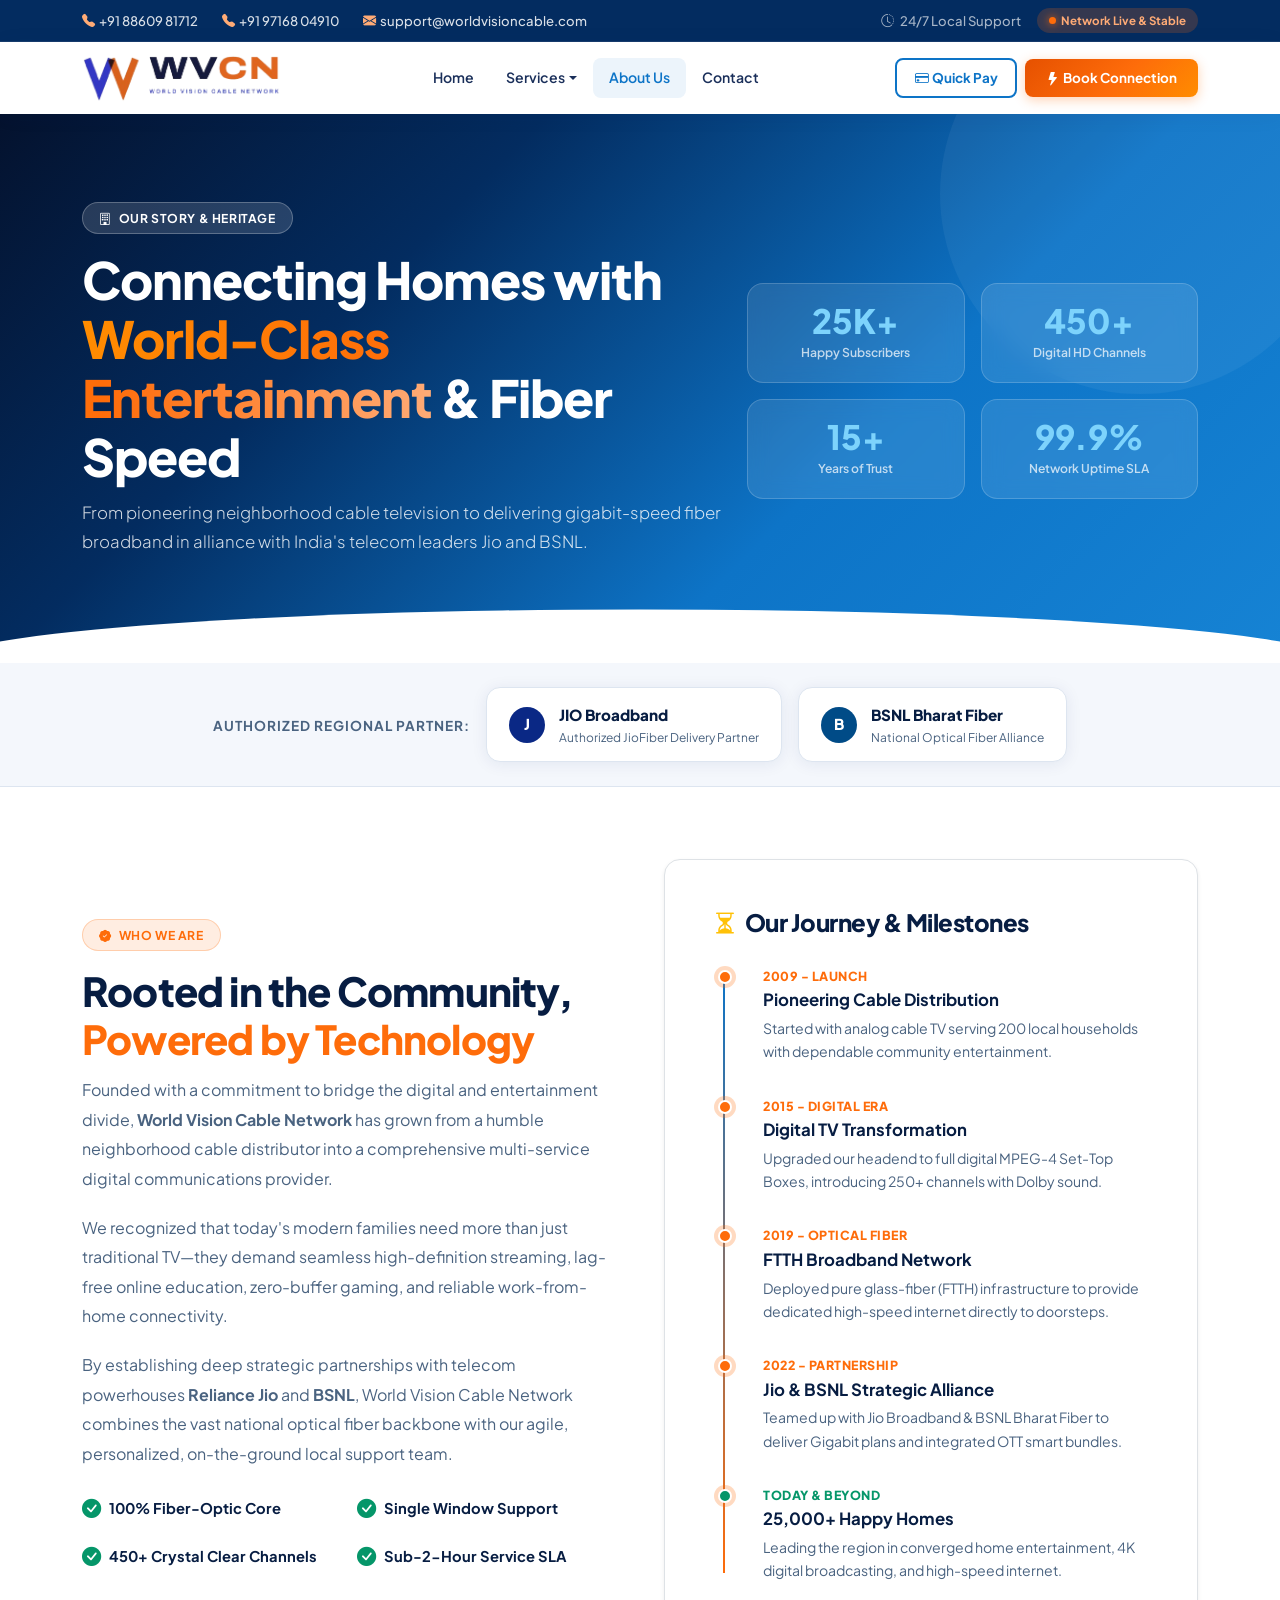
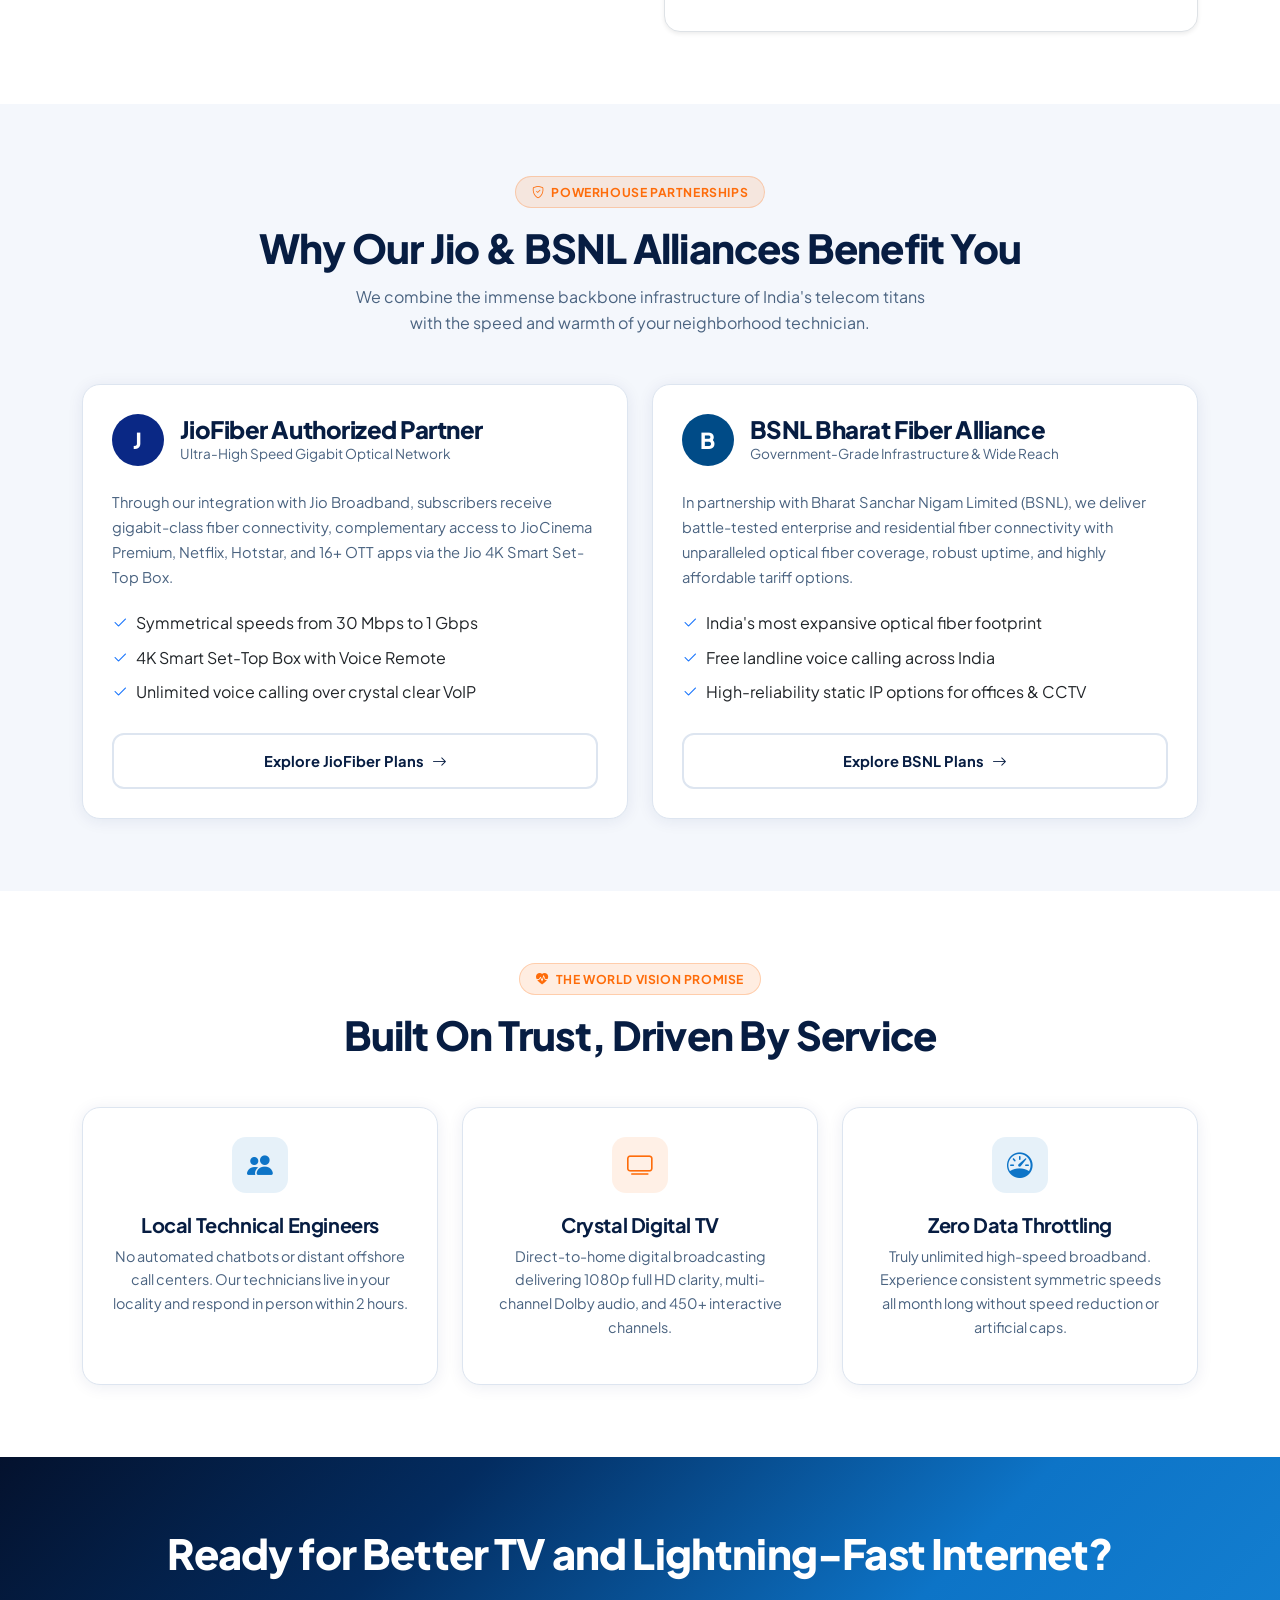
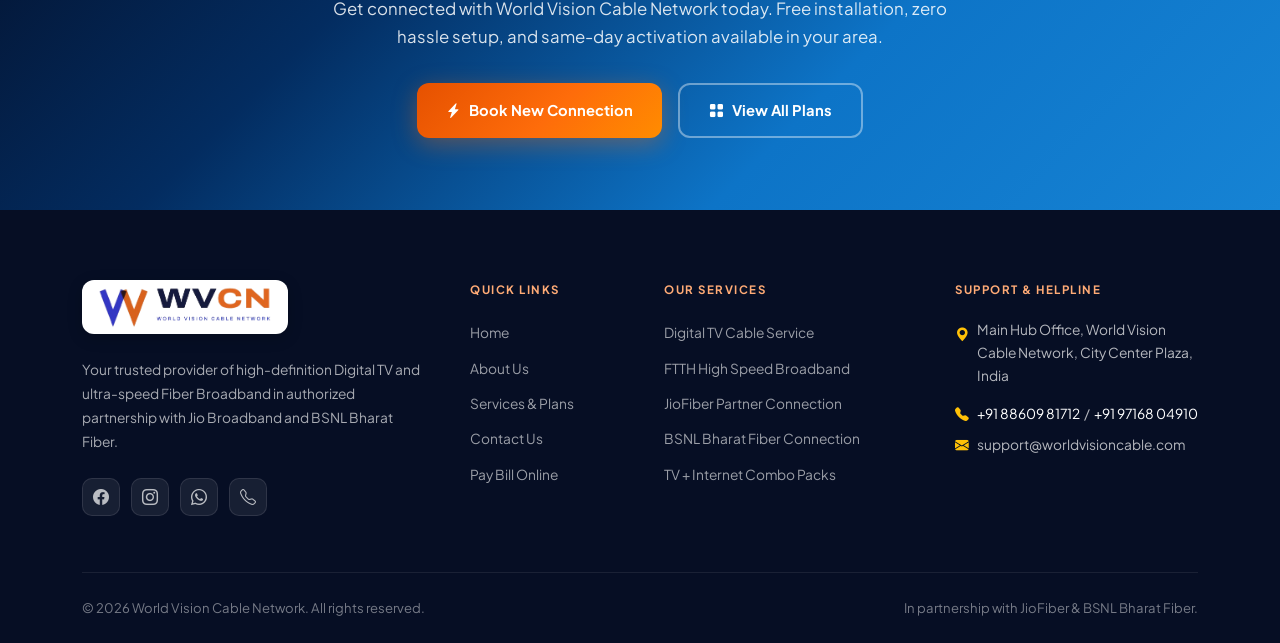
<file: about.html>
﻿<!DOCTYPE html>
<html lang="en-IN">
<head>
  <meta charset="UTF-8">
  <meta name="viewport" content="width=device-width, initial-scale=1.0">
  <title>About Us - World Vision Cable Network | Digital TV & Fiber Broadband</title>
  <meta name="description" content="Learn about World Vision Cable Network, providing premium Digital TV services and ultra-fast Fiber Broadband in strategic partnership with Jio and BSNL.">
  
  <!-- Plus Jakarta Sans Google Font -->
  <link rel="preconnect" href="https://fonts.googleapis.com">
  <link rel="preconnect" href="https://fonts.gstatic.com" crossorigin>
  <link href="https://fonts.googleapis.com/css2?family=Plus+Jakarta+Sans:wght@300;400;500;600;700;800&display=swap" rel="stylesheet">
  
  <!-- Bootstrap 5.3 & Bootstrap Icons -->
  <link href="https://cdn.jsdelivr.net/npm/bootstrap@5.3.3/dist/css/bootstrap.min.css" rel="stylesheet">
  <link href="https://cdn.jsdelivr.net/npm/bootstrap-icons@1.11.3/font/bootstrap-icons.min.css" rel="stylesheet">
  
  <!-- Custom Style mimicking skymaxbroadband.com -->
  <link rel="stylesheet" href="css/style.css">
</head>
<body>

  <!-- TOP BAR -->
  <div class="top-bar">
    <div class="container d-flex align-items-center justify-content-between flex-wrap gap-2">
      <div class="d-flex align-items-center gap-3 gap-md-4 flex-wrap">
        <a href="tel:+918860981712"><i class="bi bi-telephone-fill me-1" style="color:var(--orange-light)"></i> +91 88609 81712</a>
        <a href="tel:+919716804910"><i class="bi bi-telephone-fill me-1" style="color:var(--orange-light)"></i> +91 97168 04910</a>
        <a href="mailto:support@worldvisioncable.com"><i class="bi bi-envelope-fill me-1" style="color:var(--orange-light)"></i> support@worldvisioncable.com</a>
      </div>
      <div class="d-flex align-items-center gap-3">
        <span style="color:rgba(255,255,255,.65)"><i class="bi bi-clock-history me-1"></i> 24/7 Local Support</span>
        <span class="network-badge"><span class="pulse-dot"></span> Network Live & Stable</span>
      </div>
    </div>
  </div>

  <!-- NAVBAR -->
  <nav class="navbar navbar-expand-lg">
    <div class="container">
      <a class="navbar-brand py-0" href="index.html">
        <img src="images/logo.png" alt="World Vision Cable Network" class="navbar-logo" style="height:48px; width:auto; object-fit:contain;">
      </a>
      
      <button class="navbar-toggler border-0" type="button" data-bs-toggle="collapse" data-bs-target="#navMenu">
        <i class="bi bi-list fs-3" style="color:var(--dark)"></i>
      </button>

      <div class="collapse navbar-collapse" id="navMenu">
        <ul class="navbar-nav mx-auto">
          <li class="nav-item"><a class="nav-link" href="index.html">Home</a></li>
          <li class="nav-item dropdown">
            <a class="nav-link dropdown-toggle" href="services.html" data-bs-toggle="dropdown">Services</a>
            <ul class="dropdown-menu">
              <li><a class="dropdown-item" href="services.html#digital-tv"><i class="bi bi-tv-fill"></i>Digital TV Service</a></li>
              <li><a class="dropdown-item" href="services.html#fiber-broadband"><i class="bi bi-wifi"></i>High-Speed Fiber</a></li>
              <li><a class="dropdown-item" href="services.html#jio-broadband"><i class="bi bi-lightning-charge-fill"></i>JioFiber Partner Plans</a></li>
              <li><a class="dropdown-item" href="services.html#bsnl-broadband"><i class="bi bi-globe2"></i>BSNL Bharat Fiber</a></li>
            </ul>
          </li>
          <li class="nav-item"><a class="nav-link active" href="about.html">About Us</a></li>
          <li class="nav-item"><a class="nav-link" href="contact.html">Contact</a></li>
        </ul>

        <div class="d-flex align-items-center gap-2 mt-2 mt-lg-0">
          <a href="contact.html#quick-pay" class="btn-nav-login"><i class="bi bi-credit-card me-1"></i> Quick Pay</a>
          <a href="contact.html" class="btn-nav-primary"><i class="bi bi-lightning-fill me-1"></i> Book Connection</a>
        </div>
      </div>
    </div>
  </nav>

  <!-- PAGE HERO -->
  <header class="page-hero">
    <div class="page-hero-orb" style="width:400px; height:400px; top:-120px; right:-60px;"></div>
    <div class="container" style="position:relative; z-index:2;">
      <div class="row align-items-center g-4">
        <div class="col-lg-7">
          <div class="section-eyebrow eyebrow-light"><i class="bi bi-building"></i> Our Story &amp; Heritage</div>
          <h1>Connecting Homes with <span class="accent-orange">World-Class Entertainment</span> &amp; Fiber Speed</h1>
          <p class="lead">From pioneering neighborhood cable television to delivering gigabit-speed fiber broadband in alliance with India's telecom leaders Jio and BSNL.</p>
        </div>
        <div class="col-lg-5">
          <div class="row g-3">
            <div class="col-6">
              <div class="hero-stats-box">
                <div class="hero-stats-val">25K+</div>
                <div class="hero-stats-lbl">Happy Subscribers</div>
              </div>
            </div>
            <div class="col-6">
              <div class="hero-stats-box">
                <div class="hero-stats-val">450+</div>
                <div class="hero-stats-lbl">Digital HD Channels</div>
              </div>
            </div>
            <div class="col-6">
              <div class="hero-stats-box">
                <div class="hero-stats-val">15+</div>
                <div class="hero-stats-lbl">Years of Trust</div>
              </div>
            </div>
            <div class="col-6">
              <div class="hero-stats-box">
                <div class="hero-stats-val">99.9%</div>
                <div class="hero-stats-lbl">Network Uptime SLA</div>
              </div>
            </div>
          </div>
        </div>
      </div>
    </div>
  </header>

  <!-- PARTNER STRIP -->
  <section class="partner-strip">
    <div class="container">
      <div class="row align-items-center justify-content-center g-3 text-center">
        <div class="col-12 col-md-auto">
          <span style="font-weight:700; font-size:0.85rem; color:var(--muted); text-transform:uppercase; letter-spacing:1px;">
            Authorized Regional Partner:
          </span>
        </div>
        <div class="col-auto">
          <div class="partner-card">
            <div class="partner-badge-icon badge-jio">J</div>
            <div class="text-start">
              <div style="font-weight:800; font-size:0.95rem; color:var(--dark);">JIO Broadband</div>
              <div style="font-size:0.75rem; color:var(--muted);">Authorized JioFiber Delivery Partner</div>
            </div>
          </div>
        </div>
        <div class="col-auto">
          <div class="partner-card">
            <div class="partner-badge-icon badge-bsnl">B</div>
            <div class="text-start">
              <div style="font-weight:800; font-size:0.95rem; color:var(--dark);">BSNL Bharat Fiber</div>
              <div style="font-size:0.75rem; color:var(--muted);">National Optical Fiber Alliance</div>
            </div>
          </div>
        </div>
      </div>
    </div>
  </section>

  <!-- ABOUT STORY & TIMELINE -->
  <section class="py-5">
    <div class="container py-lg-4">
      <div class="row align-items-center g-5">
        <div class="col-lg-6">
          <div class="section-eyebrow"><i class="bi bi-patch-check-fill"></i> Who We Are</div>
          <h2 class="section-title">Rooted in the Community, <span style="color:var(--orange);">Powered by Technology</span></h2>
          <p style="color:var(--muted); line-height:1.85; margin-bottom:1.2rem;">
            Founded with a commitment to bridge the digital and entertainment divide, <strong>World Vision Cable Network</strong> has grown from a humble neighborhood cable distributor into a comprehensive multi-service digital communications provider.
          </p>
          <p style="color:var(--muted); line-height:1.85; margin-bottom:1.2rem;">
            We recognized that today's modern families need more than just traditional TV—they demand seamless high-definition streaming, lag-free online education, zero-buffer gaming, and reliable work-from-home connectivity.
          </p>
          <p style="color:var(--muted); line-height:1.85; margin-bottom:1.5rem;">
            By establishing deep strategic partnerships with telecom powerhouses <strong>Reliance Jio</strong> and <strong>BSNL</strong>, World Vision Cable Network combines the vast national optical fiber backbone with our agile, personalized, on-the-ground local support team.
          </p>
          
          <div class="row g-3">
            <div class="col-sm-6">
              <div class="d-flex align-items-center gap-2">
                <i class="bi bi-check-circle-fill" style="color:var(--success); font-size:1.2rem;"></i>
                <span style="font-weight:700; font-size:0.92rem; color:var(--dark);">100% Fiber-Optic Core</span>
              </div>
            </div>
            <div class="col-sm-6">
              <div class="d-flex align-items-center gap-2">
                <i class="bi bi-check-circle-fill" style="color:var(--success); font-size:1.2rem;"></i>
                <span style="font-weight:700; font-size:0.92rem; color:var(--dark);">Single Window Support</span>
              </div>
            </div>
            <div class="col-sm-6">
              <div class="d-flex align-items-center gap-2">
                <i class="bi bi-check-circle-fill" style="color:var(--success); font-size:1.2rem;"></i>
                <span style="font-weight:700; font-size:0.92rem; color:var(--dark);">450+ Crystal Clear Channels</span>
              </div>
            </div>
            <div class="col-sm-6">
              <div class="d-flex align-items-center gap-2">
                <i class="bi bi-check-circle-fill" style="color:var(--success); font-size:1.2rem;"></i>
                <span style="font-weight:700; font-size:0.92rem; color:var(--dark);">Sub-2-Hour Service SLA</span>
              </div>
            </div>
          </div>
        </div>

        <div class="col-lg-6">
          <div class="bg-white rounded-4 p-4 p-md-5 border shadow-sm">
            <h4 style="font-weight:800; margin-bottom:1.8rem; color:var(--dark);"><i class="bi bi-hourglass-split me-2 text-warning"></i>Our Journey &amp; Milestones</h4>
            <div class="timeline-wrap">
              <div class="timeline-line"></div>
              
              <div class="timeline-item">
                <div class="timeline-dot"></div>
                <div class="timeline-year">2009 - Launch</div>
                <div class="timeline-title">Pioneering Cable Distribution</div>
                <div class="timeline-desc">Started with analog cable TV serving 200 local households with dependable community entertainment.</div>
              </div>

              <div class="timeline-item">
                <div class="timeline-dot"></div>
                <div class="timeline-year">2015 - Digital Era</div>
                <div class="timeline-title">Digital TV Transformation</div>
                <div class="timeline-desc">Upgraded our headend to full digital MPEG-4 Set-Top Boxes, introducing 250+ channels with Dolby sound.</div>
              </div>

              <div class="timeline-item">
                <div class="timeline-dot"></div>
                <div class="timeline-year">2019 - Optical Fiber</div>
                <div class="timeline-title">FTTH Broadband Network</div>
                <div class="timeline-desc">Deployed pure glass-fiber (FTTH) infrastructure to provide dedicated high-speed internet directly to doorsteps.</div>
              </div>

              <div class="timeline-item">
                <div class="timeline-dot"></div>
                <div class="timeline-year">2022 - Partnership</div>
                <div class="timeline-title">Jio &amp; BSNL Strategic Alliance</div>
                <div class="timeline-desc">Teamed up with Jio Broadband &amp; BSNL Bharat Fiber to deliver Gigabit plans and integrated OTT smart bundles.</div>
              </div>

              <div class="timeline-item mb-0">
                <div class="timeline-dot" style="background:var(--success);"></div>
                <div class="timeline-year" style="color:var(--success);">Today &amp; Beyond</div>
                <div class="timeline-title">25,000+ Happy Homes</div>
                <div class="timeline-desc">Leading the region in converged home entertainment, 4K digital broadcasting, and high-speed internet.</div>
              </div>
            </div>
          </div>
        </div>
      </div>
    </div>
  </section>

  <!-- STRATEGIC PARTNERSHIP SPOTLIGHT -->
  <section class="py-5" style="background:var(--gray);">
    <div class="container py-lg-4">
      <div class="text-center mb-5">
        <div class="section-eyebrow"><i class="bi bi-shield-check"></i> Powerhouse Partnerships</div>
        <h2 class="section-title">Why Our Jio &amp; BSNL Alliances Benefit You</h2>
        <p class="section-subtitle">We combine the immense backbone infrastructure of India's telecom titans with the speed and warmth of your neighborhood technician.</p>
      </div>

      <div class="row g-4">
        <!-- Jio Card -->
        <div class="col-lg-6">
          <div class="feature-card">
            <div class="d-flex align-items-center gap-3 mb-4">
              <div class="partner-badge-icon badge-jio" style="width:52px; height:52px; font-size:22px;">J</div>
              <div>
                <h4 style="margin:0; font-weight:800; color:var(--dark);">JioFiber Authorized Partner</h4>
                <div style="font-size:0.85rem; color:var(--muted);">Ultra-High Speed Gigabit Optical Network</div>
              </div>
            </div>
            <p style="color:var(--muted); font-size:0.92rem; line-height:1.7;">
              Through our integration with Jio Broadband, subscribers receive gigabit-class fiber connectivity, complementary access to JioCinema Premium, Netflix, Hotstar, and 16+ OTT apps via the Jio 4K Smart Set-Top Box.
            </p>
            <ul class="list-unstyled mt-3 mb-4">
              <li class="py-1 d-flex align-items-center gap-2 text-dark font-weight-600"><i class="bi bi-check2 text-primary"></i> Symmetrical speeds from 30 Mbps to 1 Gbps</li>
              <li class="py-1 d-flex align-items-center gap-2 text-dark font-weight-600"><i class="bi bi-check2 text-primary"></i> 4K Smart Set-Top Box with Voice Remote</li>
              <li class="py-1 d-flex align-items-center gap-2 text-dark font-weight-600"><i class="bi bi-check2 text-primary"></i> Unlimited voice calling over crystal clear VoIP</li>
            </ul>
            <a href="services.html#jio-broadband" class="btn-outline-custom w-100">Explore JioFiber Plans <i class="bi bi-arrow-right"></i></a>
          </div>
        </div>

        <!-- BSNL Card -->
        <div class="col-lg-6">
          <div class="feature-card">
            <div class="d-flex align-items-center gap-3 mb-4">
              <div class="partner-badge-icon badge-bsnl" style="width:52px; height:52px; font-size:22px;">B</div>
              <div>
                <h4 style="margin:0; font-weight:800; color:var(--dark);">BSNL Bharat Fiber Alliance</h4>
                <div style="font-size:0.85rem; color:var(--muted);">Government-Grade Infrastructure &amp; Wide Reach</div>
              </div>
            </div>
            <p style="color:var(--muted); font-size:0.92rem; line-height:1.7;">
              In partnership with Bharat Sanchar Nigam Limited (BSNL), we deliver battle-tested enterprise and residential fiber connectivity with unparalleled optical fiber coverage, robust uptime, and highly affordable tariff options.
            </p>
            <ul class="list-unstyled mt-3 mb-4">
              <li class="py-1 d-flex align-items-center gap-2 text-dark font-weight-600"><i class="bi bi-check2 text-primary"></i> India's most expansive optical fiber footprint</li>
              <li class="py-1 d-flex align-items-center gap-2 text-dark font-weight-600"><i class="bi bi-check2 text-primary"></i> Free landline voice calling across India</li>
              <li class="py-1 d-flex align-items-center gap-2 text-dark font-weight-600"><i class="bi bi-check2 text-primary"></i> High-reliability static IP options for offices &amp; CCTV</li>
            </ul>
            <a href="services.html#bsnl-broadband" class="btn-outline-custom w-100">Explore BSNL Plans <i class="bi bi-arrow-right"></i></a>
          </div>
        </div>
      </div>
    </div>
  </section>

  <!-- CORE VALUES -->
  <section class="py-5">
    <div class="container py-lg-4">
      <div class="text-center mb-5">
        <div class="section-eyebrow"><i class="bi bi-heart-pulse-fill"></i> The World Vision Promise</div>
        <h2 class="section-title">Built On Trust, Driven By Service</h2>
      </div>

      <div class="row g-4">
        <div class="col-md-4">
          <div class="feature-card text-center">
            <div class="feature-icon-wrap mx-auto">
              <i class="bi bi-people-fill"></i>
            </div>
            <h5 style="font-weight:700;">Local Technical Engineers</h5>
            <p style="color:var(--muted); font-size:0.9rem;">
              No automated chatbots or distant offshore call centers. Our technicians live in your locality and respond in person within 2 hours.
            </p>
          </div>
        </div>

        <div class="col-md-4">
          <div class="feature-card text-center">
            <div class="feature-icon-wrap orange mx-auto">
              <i class="bi bi-tv"></i>
            </div>
            <h5 style="font-weight:700;">Crystal Digital TV</h5>
            <p style="color:var(--muted); font-size:0.9rem;">
              Direct-to-home digital broadcasting delivering 1080p full HD clarity, multi-channel Dolby audio, and 450+ interactive channels.
            </p>
          </div>
        </div>

        <div class="col-md-4">
          <div class="feature-card text-center">
            <div class="feature-icon-wrap mx-auto">
              <i class="bi bi-speedometer"></i>
            </div>
            <h5 style="font-weight:700;">Zero Data Throttling</h5>
            <p style="color:var(--muted); font-size:0.9rem;">
              Truly unlimited high-speed broadband. Experience consistent symmetric speeds all month long without speed reduction or artificial caps.
            </p>
          </div>
        </div>
      </div>
    </div>
  </section>

  <!-- CTA BANNER -->
  <section class="py-5" style="background:var(--grad-hero); color:#fff; position:relative; overflow:hidden;">
    <div class="container text-center py-4" style="position:relative; z-index:2;">
      <h2 style="font-weight:800; color:#fff; margin-bottom:1rem; font-size:clamp(1.9rem, 3.5vw, 2.6rem);">
        Ready for Better TV and Lightning-Fast Internet?
      </h2>
      <p style="color:rgba(255,255,255,0.85); font-size:1.05rem; max-width:620px; margin:0 auto 2rem;">
        Get connected with World Vision Cable Network today. Free installation, zero hassle setup, and same-day activation available in your area.
      </p>
      <div class="d-flex justify-content-center gap-3 flex-wrap">
        <a href="contact.html" class="btn-primary-gradient"><i class="bi bi-lightning-charge-fill"></i> Book New Connection</a>
        <a href="services.html" class="btn-outline-custom" style="border-color:rgba(255,255,255,0.4); color:#fff;"><i class="bi bi-grid-fill"></i> View All Plans</a>
      </div>
    </div>
  </section>

  <!-- FOOTER -->
  <footer>
    <div class="container">
      <div class="row g-5">
        <!-- Brand Info -->
        <div class="col-lg-4">
          <div class="mb-3">
            <div style="background:#fff; display:inline-block; border-radius:12px; padding:6px 16px; box-shadow:0 4px 15px rgba(0,0,0,0.2);">
              <img src="images/logo.png" alt="World Vision Cable Network" style="height:42px; width:auto; display:block;">
            </div>
          </div>
          <p style="font-size:0.86rem; color:rgba(255,255,255,0.65); line-height:1.75; margin-bottom:1.5rem;">
            Your trusted provider of high-definition Digital TV and ultra-speed Fiber Broadband in authorized partnership with Jio Broadband and BSNL Bharat Fiber.
          </p>
          <div class="footer-social">
            <a href="#"><i class="bi bi-facebook"></i></a>
            <a href="#"><i class="bi bi-instagram"></i></a>
            <a href="https://wa.me/918860981712"><i class="bi bi-whatsapp"></i></a>
            <a href="tel:+918860981712"><i class="bi bi-telephone"></i></a>
          </div>
        </div>

        <!-- Quick Links -->
        <div class="col-sm-6 col-lg-2">
          <div class="footer-heading">Quick Links</div>
          <ul class="footer-links">
            <li><a href="index.html">Home</a></li>
            <li><a href="about.html">About Us</a></li>
            <li><a href="services.html">Services &amp; Plans</a></li>
            <li><a href="contact.html">Contact Us</a></li>
            <li><a href="contact.html#quick-pay">Pay Bill Online</a></li>
          </ul>
        </div>

        <!-- Services -->
        <div class="col-sm-6 col-lg-3">
          <div class="footer-heading">Our Services</div>
          <ul class="footer-links">
            <li><a href="services.html#digital-tv">Digital TV Cable Service</a></li>
            <li><a href="services.html#fiber-broadband">FTTH High Speed Broadband</a></li>
            <li><a href="services.html#jio-broadband">JioFiber Partner Connection</a></li>
            <li><a href="services.html#bsnl-broadband">BSNL Bharat Fiber Connection</a></li>
            <li><a href="services.html#combo-plans">TV + Internet Combo Packs</a></li>
          </ul>
        </div>

        <!-- Contact Support -->
        <div class="col-lg-3">
          <div class="footer-heading">Support &amp; Helpline</div>
          <div class="d-flex align-items-start gap-2 mb-3" style="font-size:0.86rem; color:rgba(255,255,255,0.7);">
            <i class="bi bi-geo-alt-fill text-warning mt-1"></i>
            <div>Main Hub Office, World Vision Cable Network, City Center Plaza, India</div>
          </div>
          <div class="d-flex align-items-center gap-2 mb-2" style="font-size:0.86rem; color:rgba(255,255,255,0.7);">
            <i class="bi bi-telephone-fill text-warning"></i>
            <div>
              <a href="tel:+918860981712" class="text-white text-decoration-none">+91 88609 81712</a> &nbsp;/&nbsp;
              <a href="tel:+919716804910" class="text-white text-decoration-none">+91 97168 04910</a>
            </div>
          </div>
          <div class="d-flex align-items-center gap-2" style="font-size:0.86rem; color:rgba(255,255,255,0.7);">
            <i class="bi bi-envelope-fill text-warning"></i>
            <div>support@worldvisioncable.com</div>
          </div>
        </div>
      </div>

      <div class="footer-bottom d-flex justify-content-between align-items-center flex-wrap gap-2">
        <div>&copy; 2026 World Vision Cable Network. All rights reserved.</div>
        <div>In partnership with JioFiber &amp; BSNL Bharat Fiber.</div>
      </div>
    </div>
  </footer>

  <!-- Bootstrap JS -->
  <script src="https://cdn.jsdelivr.net/npm/bootstrap@5.3.3/dist/js/bootstrap.bundle.min.js"></script>
</body>
</html>
</file>
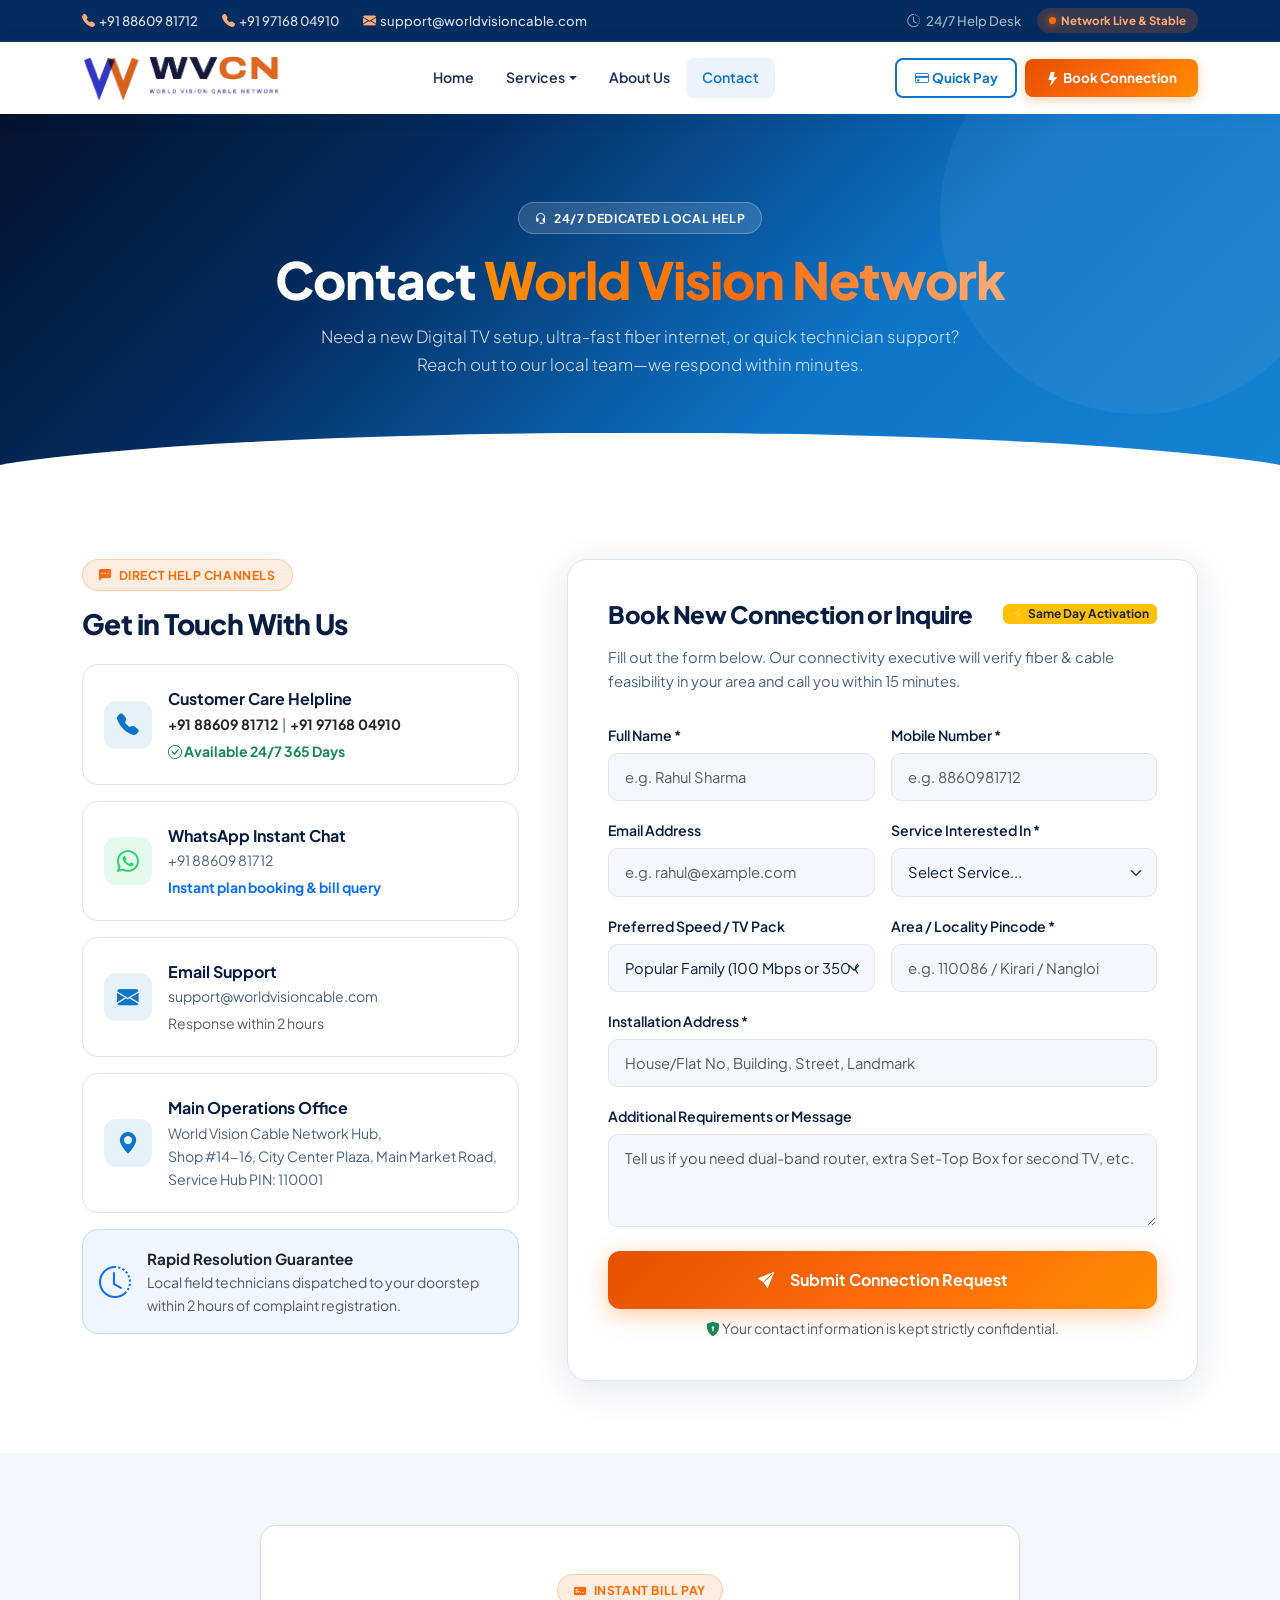
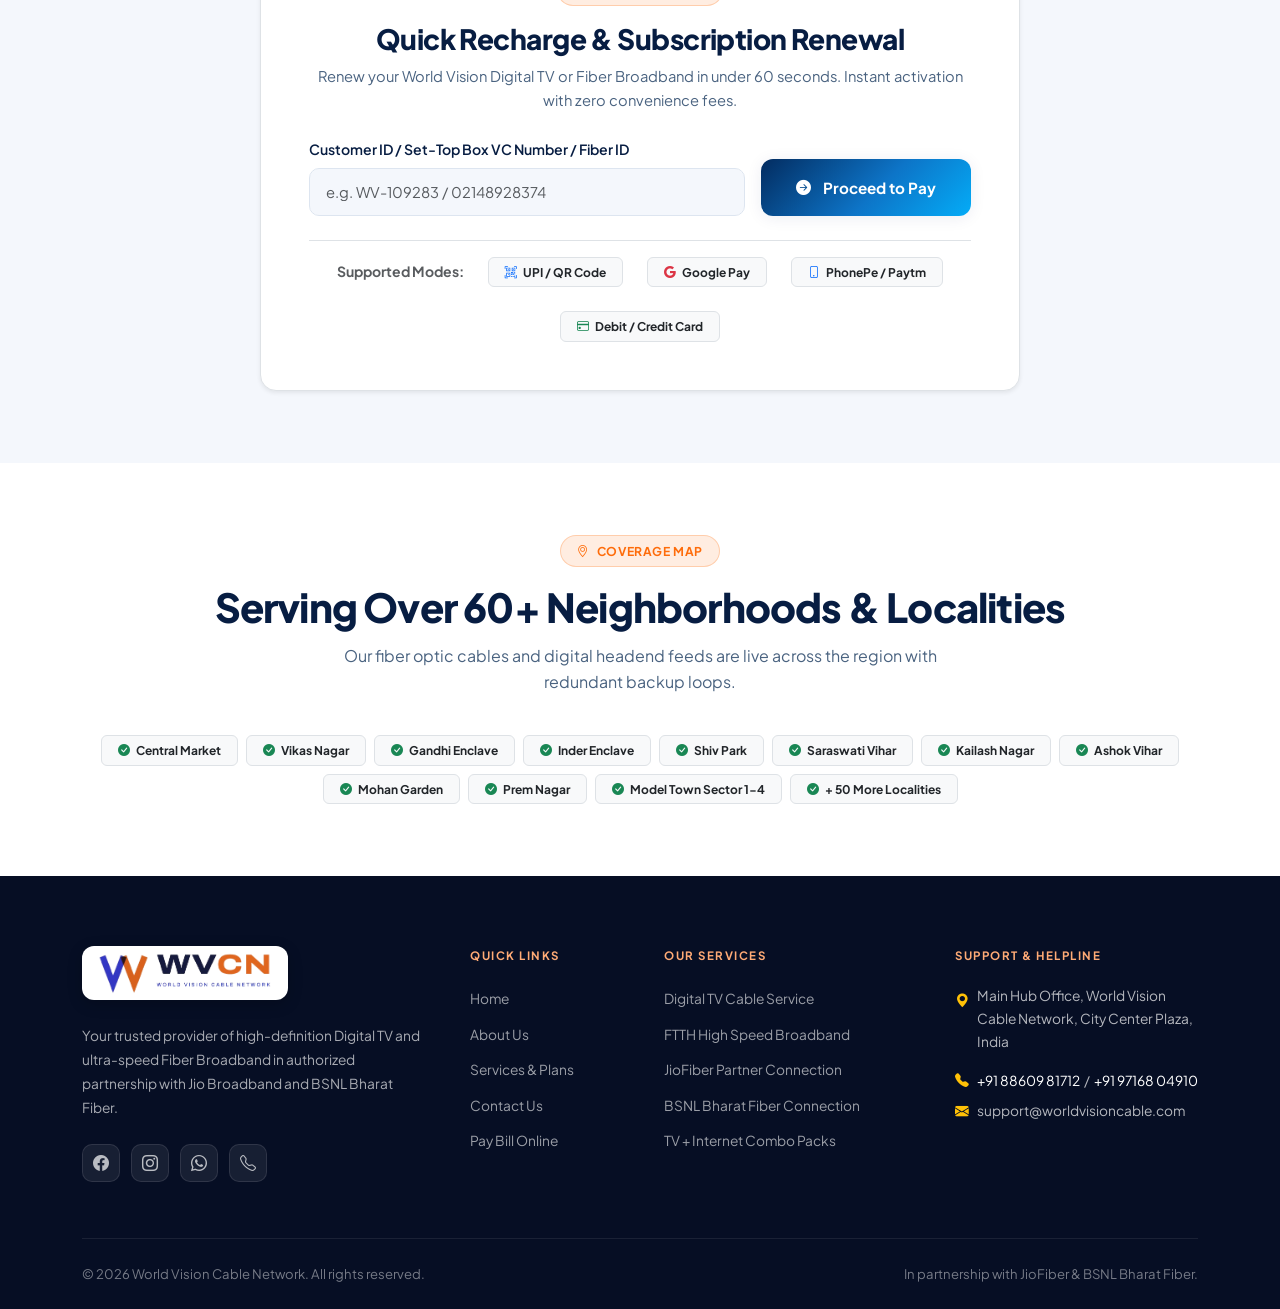
<file: contact.html>
﻿<!DOCTYPE html>
<html lang="en-IN">
<head>
  <meta charset="UTF-8">
  <meta name="viewport" content="width=device-width, initial-scale=1.0">
  <title>Contact Us - World Vision Cable Network | Customer Care &amp; Booking</title>
  <meta name="description" content="Get in touch with World Vision Cable Network. 24/7 Customer Care, new connection bookings for Digital TV, JioFiber, and BSNL Bharat Fiber.">

  <!-- Plus Jakarta Sans Google Font -->
  <link rel="preconnect" href="https://fonts.googleapis.com">
  <link rel="preconnect" href="https://fonts.gstatic.com" crossorigin>
  <link href="https://fonts.googleapis.com/css2?family=Plus+Jakarta+Sans:wght@300;400;500;600;700;800&display=swap" rel="stylesheet">

  <!-- Bootstrap 5.3 & Bootstrap Icons -->
  <link href="https://cdn.jsdelivr.net/npm/bootstrap@5.3.3/dist/css/bootstrap.min.css" rel="stylesheet">
  <link href="https://cdn.jsdelivr.net/npm/bootstrap-icons@1.11.3/font/bootstrap-icons.min.css" rel="stylesheet">

  <!-- Custom Style mimicking skymaxbroadband.com -->
  <link rel="stylesheet" href="css/style.css">
</head>
<body>

  <!-- TOP BAR -->
  <div class="top-bar">
    <div class="container d-flex align-items-center justify-content-between flex-wrap gap-2">
      <div class="d-flex align-items-center gap-3 gap-md-4 flex-wrap">
        <a href="tel:+918860981712"><i class="bi bi-telephone-fill me-1" style="color:var(--orange-light)"></i> +91 88609 81712</a>
        <a href="tel:+919716804910"><i class="bi bi-telephone-fill me-1" style="color:var(--orange-light)"></i> +91 97168 04910</a>
        <a href="mailto:support@worldvisioncable.com"><i class="bi bi-envelope-fill me-1" style="color:var(--orange-light)"></i> support@worldvisioncable.com</a>
      </div>
      <div class="d-flex align-items-center gap-3">
        <span style="color:rgba(255,255,255,.65)"><i class="bi bi-clock-history me-1"></i> 24/7 Help Desk</span>
        <span class="network-badge"><span class="pulse-dot"></span> Network Live &amp; Stable</span>
      </div>
    </div>
  </div>

  <!-- NAVBAR -->
  <nav class="navbar navbar-expand-lg">
    <div class="container">
      <a class="navbar-brand py-0" href="index.html">
        <img src="images/logo.png" alt="World Vision Cable Network" class="navbar-logo" style="height:48px; width:auto; object-fit:contain;">
      </a>
      
      <button class="navbar-toggler border-0" type="button" data-bs-toggle="collapse" data-bs-target="#navMenu">
        <i class="bi bi-list fs-3" style="color:var(--dark)"></i>
      </button>

      <div class="collapse navbar-collapse" id="navMenu">
        <ul class="navbar-nav mx-auto">
          <li class="nav-item"><a class="nav-link" href="index.html">Home</a></li>
          <li class="nav-item dropdown">
            <a class="nav-link dropdown-toggle" href="services.html" data-bs-toggle="dropdown">Services</a>
            <ul class="dropdown-menu">
              <li><a class="dropdown-item" href="services.html#digital-tv"><i class="bi bi-tv-fill"></i>Digital TV Service</a></li>
              <li><a class="dropdown-item" href="services.html#fiber-broadband"><i class="bi bi-wifi"></i>High-Speed Fiber</a></li>
              <li><a class="dropdown-item" href="services.html#jio-broadband"><i class="bi bi-lightning-charge-fill"></i>JioFiber Partner Plans</a></li>
              <li><a class="dropdown-item" href="services.html#bsnl-broadband"><i class="bi bi-globe2"></i>BSNL Bharat Fiber</a></li>
              <li><a class="dropdown-item" href="services.html#combo-plans"><i class="bi bi-layers-fill"></i>TV + Fiber Combos</a></li>
            </ul>
          </li>
          <li class="nav-item"><a class="nav-link" href="about.html">About Us</a></li>
          <li class="nav-item"><a class="nav-link active" href="contact.html">Contact</a></li>
        </ul>

        <div class="d-flex align-items-center gap-2 mt-2 mt-lg-0">
          <a href="#quick-pay" class="btn-nav-login"><i class="bi bi-credit-card me-1"></i> Quick Pay</a>
          <a href="#booking-form" class="btn-nav-primary"><i class="bi bi-lightning-fill me-1"></i> Book Connection</a>
        </div>
      </div>
    </div>
  </nav>

  <!-- PAGE HERO -->
  <header class="page-hero">
    <div class="page-hero-orb" style="width:400px; height:400px; top:-100px; right:-60px;"></div>
    <div class="container text-center" style="position:relative; z-index:2;">
      <div class="section-eyebrow eyebrow-light mx-auto"><i class="bi bi-headset"></i> 24/7 Dedicated Local Help</div>
      <h1>Contact <span class="accent-orange">World Vision Network</span></h1>
      <p class="lead mx-auto">
        Need a new Digital TV setup, ultra-fast fiber internet, or quick technician support? Reach out to our local team—we respond within minutes.
      </p>
    </div>
  </header>

  <!-- CONTACT CONTENT & BOOKING FORM -->
  <section class="py-5" id="booking-form">
    <div class="container py-lg-4">
      <div class="row g-5">
        
        <!-- Left: Quick Info Cards -->
        <div class="col-lg-5">
          <div class="section-eyebrow"><i class="bi bi-chat-left-dots-fill"></i> Direct Help Channels</div>
          <h3 style="font-weight:800; color:var(--dark); margin-bottom:1.5rem;">Get in Touch With Us</h3>

          <!-- Phone Card -->
          <div class="contact-quick-card">
            <div class="contact-quick-icon">
              <i class="bi bi-telephone-fill"></i>
            </div>
            <div>
              <div style="font-weight:700; font-size:1rem; color:var(--dark);">Customer Care Helpline</div>
              <div style="color:var(--muted); font-size:0.88rem;">
                <a href="tel:+918860981712" class="text-dark fw-bold text-decoration-none">+91 88609 81712</a> &nbsp;|&nbsp;
                <a href="tel:+919716804910" class="text-dark fw-bold text-decoration-none">+91 97168 04910</a>
              </div>
              <div class="small text-success fw-bold mt-1"><i class="bi bi-check-circle"></i> Available 24/7 365 Days</div>
            </div>
          </div>

          <!-- WhatsApp Card -->
          <a href="https://wa.me/918860981712?text=Hello%20World%20Vision%20Cable%20Network,%20I%20am%20interested%20in%20a%20new%20connection." target="_blank" class="contact-quick-card">
            <div class="contact-quick-icon whatsapp">
              <i class="bi bi-whatsapp"></i>
            </div>
            <div>
              <div style="font-weight:700; font-size:1rem; color:var(--dark);">WhatsApp Instant Chat</div>
              <div style="color:var(--muted); font-size:0.88rem;">+91 88609 81712</div>
              <div class="small text-primary fw-bold mt-1">Instant plan booking &amp; bill query</div>
            </div>
          </a>

          <!-- Email Card -->
          <a href="mailto:support@worldvisioncable.com" class="contact-quick-card">
            <div class="contact-quick-icon">
              <i class="bi bi-envelope-fill"></i>
            </div>
            <div>
              <div style="font-weight:700; font-size:1rem; color:var(--dark);">Email Support</div>
              <div style="color:var(--muted); font-size:0.88rem;">support@worldvisioncable.com</div>
              <div class="small text-muted mt-1">Response within 2 hours</div>
            </div>
          </a>

          <!-- Office Address Card -->
          <div class="contact-quick-card">
            <div class="contact-quick-icon">
              <i class="bi bi-geo-alt-fill"></i>
            </div>
            <div>
              <div style="font-weight:700; font-size:1rem; color:var(--dark);">Main Operations Office</div>
              <div style="color:var(--muted); font-size:0.88rem;">
                World Vision Cable Network Hub,<br>
                Shop #14-16, City Center Plaza, Main Market Road,<br>
                Service Hub PIN: 110001
              </div>
            </div>
          </div>

          <!-- Service SLA Badge -->
          <div class="p-3 rounded-4 mt-3" style="background:#eff6ff; border:1.5px solid #bfdbfe;">
            <div class="d-flex align-items-center gap-3">
              <i class="bi bi-clock-history fs-2 text-primary"></i>
              <div>
                <div class="fw-bold text-dark" style="font-size:0.95rem;">Rapid Resolution Guarantee</div>
                <div class="small text-muted">Local field technicians dispatched to your doorstep within 2 hours of complaint registration.</div>
              </div>
            </div>
          </div>
        </div>

        <!-- Right: Modern Booking & Inquiry Form -->
        <div class="col-lg-7">
          <div class="form-card">
            <div class="d-flex align-items-center justify-content-between mb-3">
              <h4 style="font-weight:800; color:var(--dark); margin:0;">Book New Connection or Inquire</h4>
              <span class="badge bg-warning text-dark fw-bold">⚡ Same Day Activation</span>
            </div>
            <p style="color:var(--muted); font-size:0.92rem; margin-bottom:1.8rem;">
              Fill out the form below. Our connectivity executive will verify fiber &amp; cable feasibility in your area and call you within 15 minutes.
            </p>

            <form id="contactForm" onsubmit="event.preventDefault(); alert('Thank you! Your request has been received. Our World Vision representative will call you shortly.'); this.reset();">
              <div class="row g-3">
                
                <!-- Name -->
                <div class="col-md-6">
                  <label class="form-label">Full Name *</label>
                  <input type="text" class="form-control" placeholder="e.g. Rahul Sharma" required>
                </div>

                <!-- Phone -->
                <div class="col-md-6">
                  <label class="form-label">Mobile Number *</label>
                  <input type="tel" class="form-control" placeholder="e.g. 8860981712" pattern="[0-9]{10}" required>
                </div>

                <!-- Email -->
                <div class="col-md-6">
                  <label class="form-label">Email Address</label>
                  <input type="email" class="form-control" placeholder="e.g. rahul@example.com">
                </div>

                <!-- Service Interested In -->
                <div class="col-md-6">
                  <label class="form-label">Service Interested In *</label>
                  <select class="form-select" required>
                    <option value="" selected disabled>Select Service...</option>
                    <option value="digital-tv">Digital TV Cable Service (HD / Smart Box)</option>
                    <option value="wv-fiber">World Vision High-Speed Fiber Internet</option>
                    <option value="jio-fiber">JioFiber Partner Connection (with 16 OTTs)</option>
                    <option value="bsnl-fiber">BSNL Bharat Fiber Connection</option>
                    <option value="combo">TV + Fiber Combo Saver Plan</option>
                  </select>
                </div>

                <!-- Desired Speed / Package -->
                <div class="col-md-6">
                  <label class="form-label">Preferred Speed / TV Pack</label>
                  <select class="form-select">
                    <option value="standard">Standard (50 Mbps or 250 Channels)</option>
                    <option value="family" selected>Popular Family (100 Mbps or 350 Channels)</option>
                    <option value="premium">Premium Pro (150-200 Mbps + OTT)</option>
                    <option value="enterprise">Gigabit / Commercial Leased Line</option>
                  </select>
                </div>

                <!-- Pincode / Area -->
                <div class="col-md-6">
                  <label class="form-label">Area / Locality Pincode *</label>
                  <input type="text" class="form-control" placeholder="e.g. 110086 / Kirari / Nangloi" required>
                </div>

                <!-- Full Address -->
                <div class="col-12">
                  <label class="form-label">Installation Address *</label>
                  <input type="text" class="form-control" placeholder="House/Flat No, Building, Street, Landmark" required>
                </div>

                <!-- Message -->
                <div class="col-12">
                  <label class="form-label">Additional Requirements or Message</label>
                  <textarea class="form-control" rows="3" placeholder="Tell us if you need dual-band router, extra Set-Top Box for second TV, etc."></textarea>
                </div>

                <div class="col-12 mt-4">
                  <button type="submit" class="btn-primary-gradient w-100 py-3" style="font-size:1rem;">
                    <i class="bi bi-send-fill me-2"></i> Submit Connection Request
                  </button>
                  <div class="text-center small text-muted mt-2">
                    <i class="bi bi-shield-lock-fill text-success"></i> Your contact information is kept strictly confidential.
                  </div>
                </div>

              </div>
            </form>
          </div>
        </div>

      </div>
    </div>
  </section>

  <!-- QUICK RECHARGE / BILL PAY SECTION -->
  <section class="py-5" id="quick-pay" style="background:var(--gray);">
    <div class="container py-lg-4">
      <div class="p-4 p-md-5 rounded-4 bg-white border shadow-sm max-w-750 mx-auto" style="max-width:760px;">
        <div class="text-center mb-4">
          <div class="section-eyebrow"><i class="bi bi-credit-card-2-front-fill"></i> Instant Bill Pay</div>
          <h3 style="font-weight:800; color:var(--dark);">Quick Recharge &amp; Subscription Renewal</h3>
          <p style="color:var(--muted); font-size:0.92rem;">
            Renew your World Vision Digital TV or Fiber Broadband in under 60 seconds. Instant activation with zero convenience fees.
          </p>
        </div>

        <form onsubmit="event.preventDefault(); alert('Redirecting to secure payment gateway for account verification...');">
          <div class="row g-3">
            <div class="col-md-8">
              <label class="form-label">Customer ID / Set-Top Box VC Number / Fiber ID</label>
              <input type="text" class="form-control form-control-lg" placeholder="e.g. WV-109283 / 02148928374" required>
            </div>
            <div class="col-md-4 d-flex align-items-end">
              <button type="submit" class="btn-blue-gradient w-100 py-3" style="font-size:0.95rem;">
                <i class="bi bi-arrow-right-circle-fill me-1"></i> Proceed to Pay
              </button>
            </div>
          </div>
        </form>

        <div class="d-flex align-items-center justify-content-center gap-4 flex-wrap mt-4 pt-3 border-top">
          <span class="small text-muted fw-bold">Supported Modes:</span>
          <span class="badge bg-light text-dark border px-3 py-2"><i class="bi bi-qr-code-scan me-1 text-primary"></i> UPI / QR Code</span>
          <span class="badge bg-light text-dark border px-3 py-2"><i class="bi bi-google me-1 text-danger"></i> Google Pay</span>
          <span class="badge bg-light text-dark border px-3 py-2"><i class="bi bi-phone me-1 text-primary"></i> PhonePe / Paytm</span>
          <span class="badge bg-light text-dark border px-3 py-2"><i class="bi bi-credit-card me-1 text-success"></i> Debit / Credit Card</span>
        </div>
      </div>
    </div>
  </section>

  <!-- COVERAGE AREAS CHIP LIST -->
  <section class="py-5">
    <div class="container py-lg-4 text-center">
      <div class="section-eyebrow"><i class="bi bi-geo-alt"></i> Coverage Map</div>
      <h2 class="section-title">Serving Over 60+ Neighborhoods &amp; Localities</h2>
      <p class="section-subtitle">Our fiber optic cables and digital headend feeds are live across the region with redundant backup loops.</p>

      <div class="d-flex flex-wrap gap-2 justify-content-center mt-4">
        <span class="badge bg-light text-dark border p-2 px-3"><i class="bi bi-check-circle-fill text-success me-1"></i> Central Market</span>
        <span class="badge bg-light text-dark border p-2 px-3"><i class="bi bi-check-circle-fill text-success me-1"></i> Vikas Nagar</span>
        <span class="badge bg-light text-dark border p-2 px-3"><i class="bi bi-check-circle-fill text-success me-1"></i> Gandhi Enclave</span>
        <span class="badge bg-light text-dark border p-2 px-3"><i class="bi bi-check-circle-fill text-success me-1"></i> Inder Enclave</span>
        <span class="badge bg-light text-dark border p-2 px-3"><i class="bi bi-check-circle-fill text-success me-1"></i> Shiv Park</span>
        <span class="badge bg-light text-dark border p-2 px-3"><i class="bi bi-check-circle-fill text-success me-1"></i> Saraswati Vihar</span>
        <span class="badge bg-light text-dark border p-2 px-3"><i class="bi bi-check-circle-fill text-success me-1"></i> Kailash Nagar</span>
        <span class="badge bg-light text-dark border p-2 px-3"><i class="bi bi-check-circle-fill text-success me-1"></i> Ashok Vihar</span>
        <span class="badge bg-light text-dark border p-2 px-3"><i class="bi bi-check-circle-fill text-success me-1"></i> Mohan Garden</span>
        <span class="badge bg-light text-dark border p-2 px-3"><i class="bi bi-check-circle-fill text-success me-1"></i> Prem Nagar</span>
        <span class="badge bg-light text-dark border p-2 px-3"><i class="bi bi-check-circle-fill text-success me-1"></i> Model Town Sector 1-4</span>
        <span class="badge bg-light text-dark border p-2 px-3"><i class="bi bi-check-circle-fill text-success me-1"></i> + 50 More Localities</span>
      </div>
    </div>
  </section>

  <!-- FOOTER -->
  <footer>
    <div class="container">
      <div class="row g-5">
        <!-- Brand Info -->
        <div class="col-lg-4">
          <div class="mb-3">
            <div style="background:#fff; display:inline-block; border-radius:12px; padding:6px 16px; box-shadow:0 4px 15px rgba(0,0,0,0.2);">
              <img src="images/logo.png" alt="World Vision Cable Network" style="height:42px; width:auto; display:block;">
            </div>
          </div>
          <p style="font-size:0.86rem; color:rgba(255,255,255,0.65); line-height:1.75; margin-bottom:1.5rem;">
            Your trusted provider of high-definition Digital TV and ultra-speed Fiber Broadband in authorized partnership with Jio Broadband and BSNL Bharat Fiber.
          </p>
          <div class="footer-social">
            <a href="#"><i class="bi bi-facebook"></i></a>
            <a href="#"><i class="bi bi-instagram"></i></a>
            <a href="https://wa.me/918860981712"><i class="bi bi-whatsapp"></i></a>
            <a href="tel:+918860981712"><i class="bi bi-telephone"></i></a>
          </div>
        </div>

        <!-- Quick Links -->
        <div class="col-sm-6 col-lg-2">
          <div class="footer-heading">Quick Links</div>
          <ul class="footer-links">
            <li><a href="index.html">Home</a></li>
            <li><a href="about.html">About Us</a></li>
            <li><a href="services.html">Services &amp; Plans</a></li>
            <li><a href="contact.html">Contact Us</a></li>
            <li><a href="#quick-pay">Pay Bill Online</a></li>
          </ul>
        </div>

        <!-- Services -->
        <div class="col-sm-6 col-lg-3">
          <div class="footer-heading">Our Services</div>
          <ul class="footer-links">
            <li><a href="services.html#digital-tv">Digital TV Cable Service</a></li>
            <li><a href="services.html#fiber-broadband">FTTH High Speed Broadband</a></li>
            <li><a href="services.html#jio-broadband">JioFiber Partner Connection</a></li>
            <li><a href="services.html#bsnl-broadband">BSNL Bharat Fiber Connection</a></li>
            <li><a href="services.html#combo-plans">TV + Internet Combo Packs</a></li>
          </ul>
        </div>

        <!-- Contact Support -->
        <div class="col-lg-3">
          <div class="footer-heading">Support &amp; Helpline</div>
          <div class="d-flex align-items-start gap-2 mb-3" style="font-size:0.86rem; color:rgba(255,255,255,0.7);">
            <i class="bi bi-geo-alt-fill text-warning mt-1"></i>
            <div>Main Hub Office, World Vision Cable Network, City Center Plaza, India</div>
          </div>
          <div class="d-flex align-items-center gap-2 mb-2" style="font-size:0.86rem; color:rgba(255,255,255,0.7);">
            <i class="bi bi-telephone-fill text-warning"></i>
            <div>
              <a href="tel:+918860981712" class="text-white text-decoration-none">+91 88609 81712</a> &nbsp;/&nbsp;
              <a href="tel:+919716804910" class="text-white text-decoration-none">+91 97168 04910</a>
            </div>
          </div>
          <div class="d-flex align-items-center gap-2" style="font-size:0.86rem; color:rgba(255,255,255,0.7);">
            <i class="bi bi-envelope-fill text-warning"></i>
            <div>support@worldvisioncable.com</div>
          </div>
        </div>
      </div>

      <div class="footer-bottom d-flex justify-content-between align-items-center flex-wrap gap-2">
        <div>&copy; 2026 World Vision Cable Network. All rights reserved.</div>
        <div>In partnership with JioFiber &amp; BSNL Bharat Fiber.</div>
      </div>
    </div>
  </footer>

  <!-- Bootstrap JS -->
  <script src="https://cdn.jsdelivr.net/npm/bootstrap@5.3.3/dist/js/bootstrap.bundle.min.js"></script>
</body>
</html>
</file>
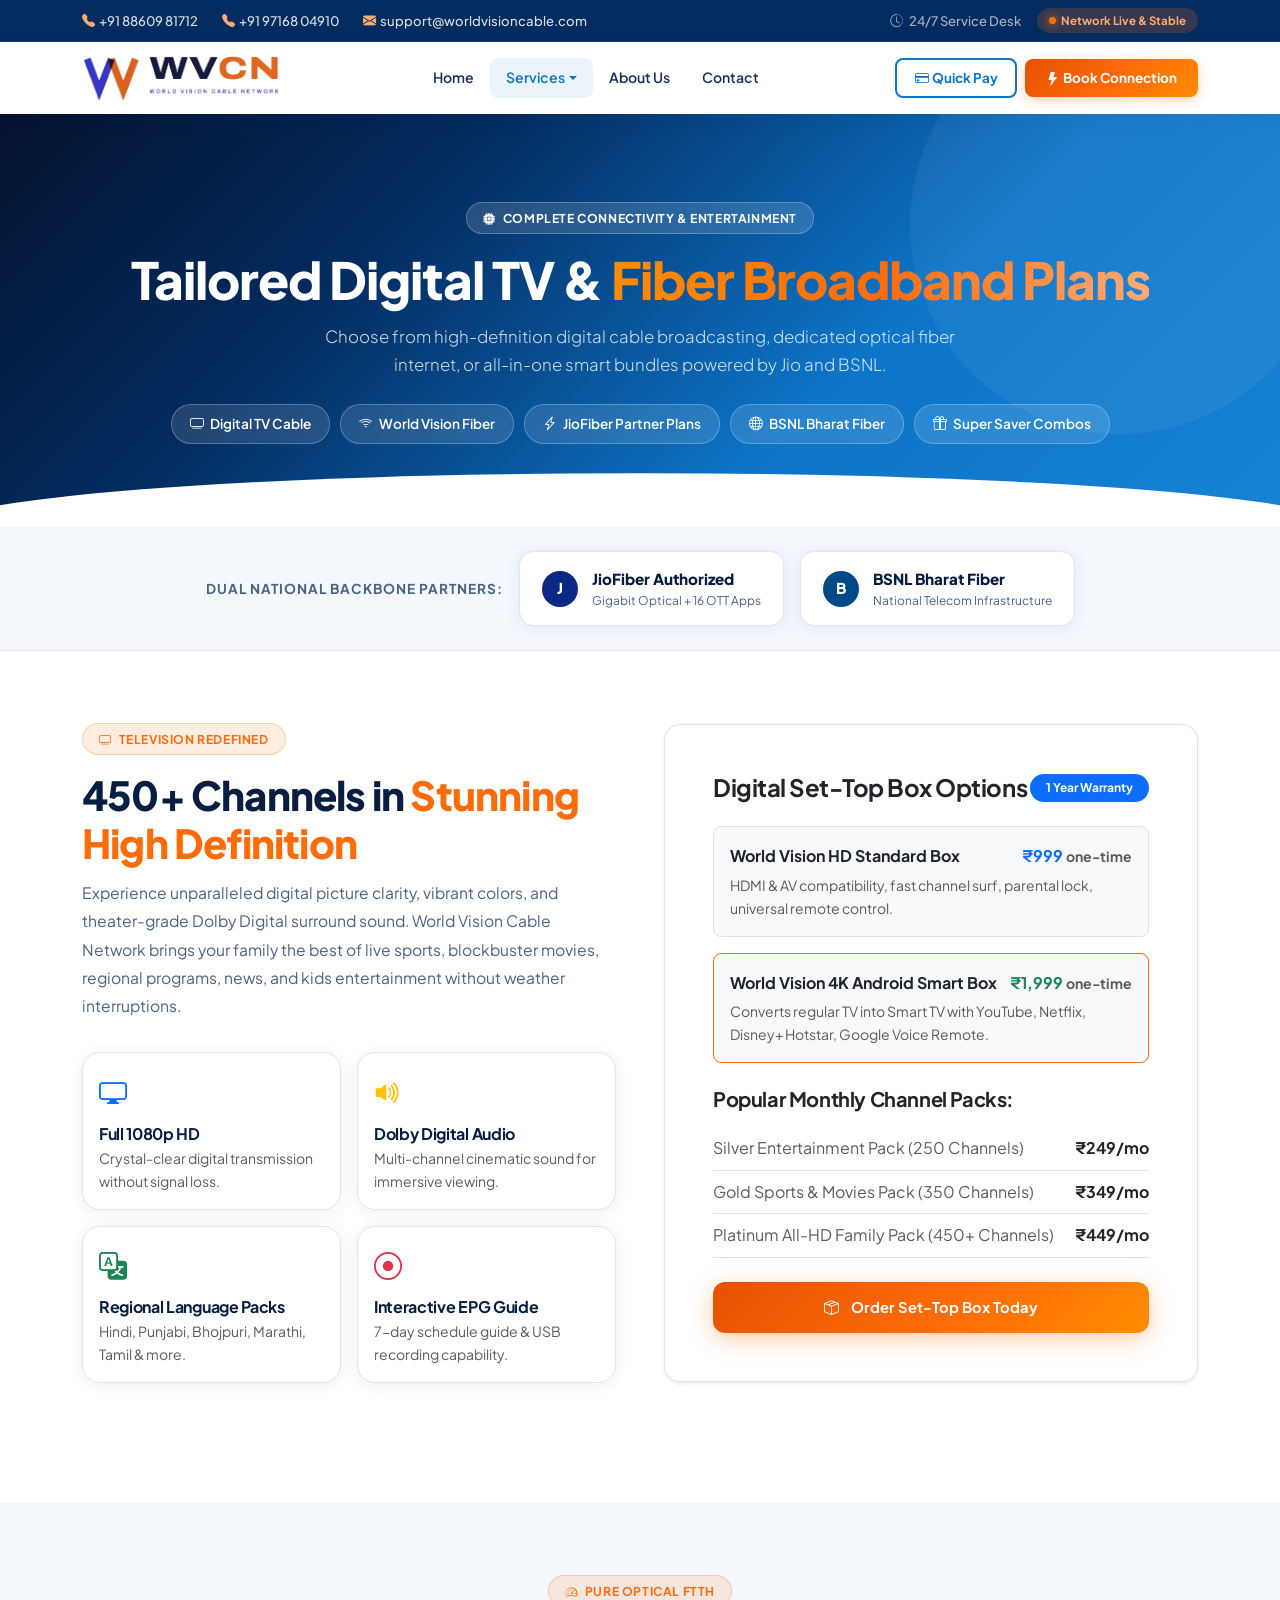
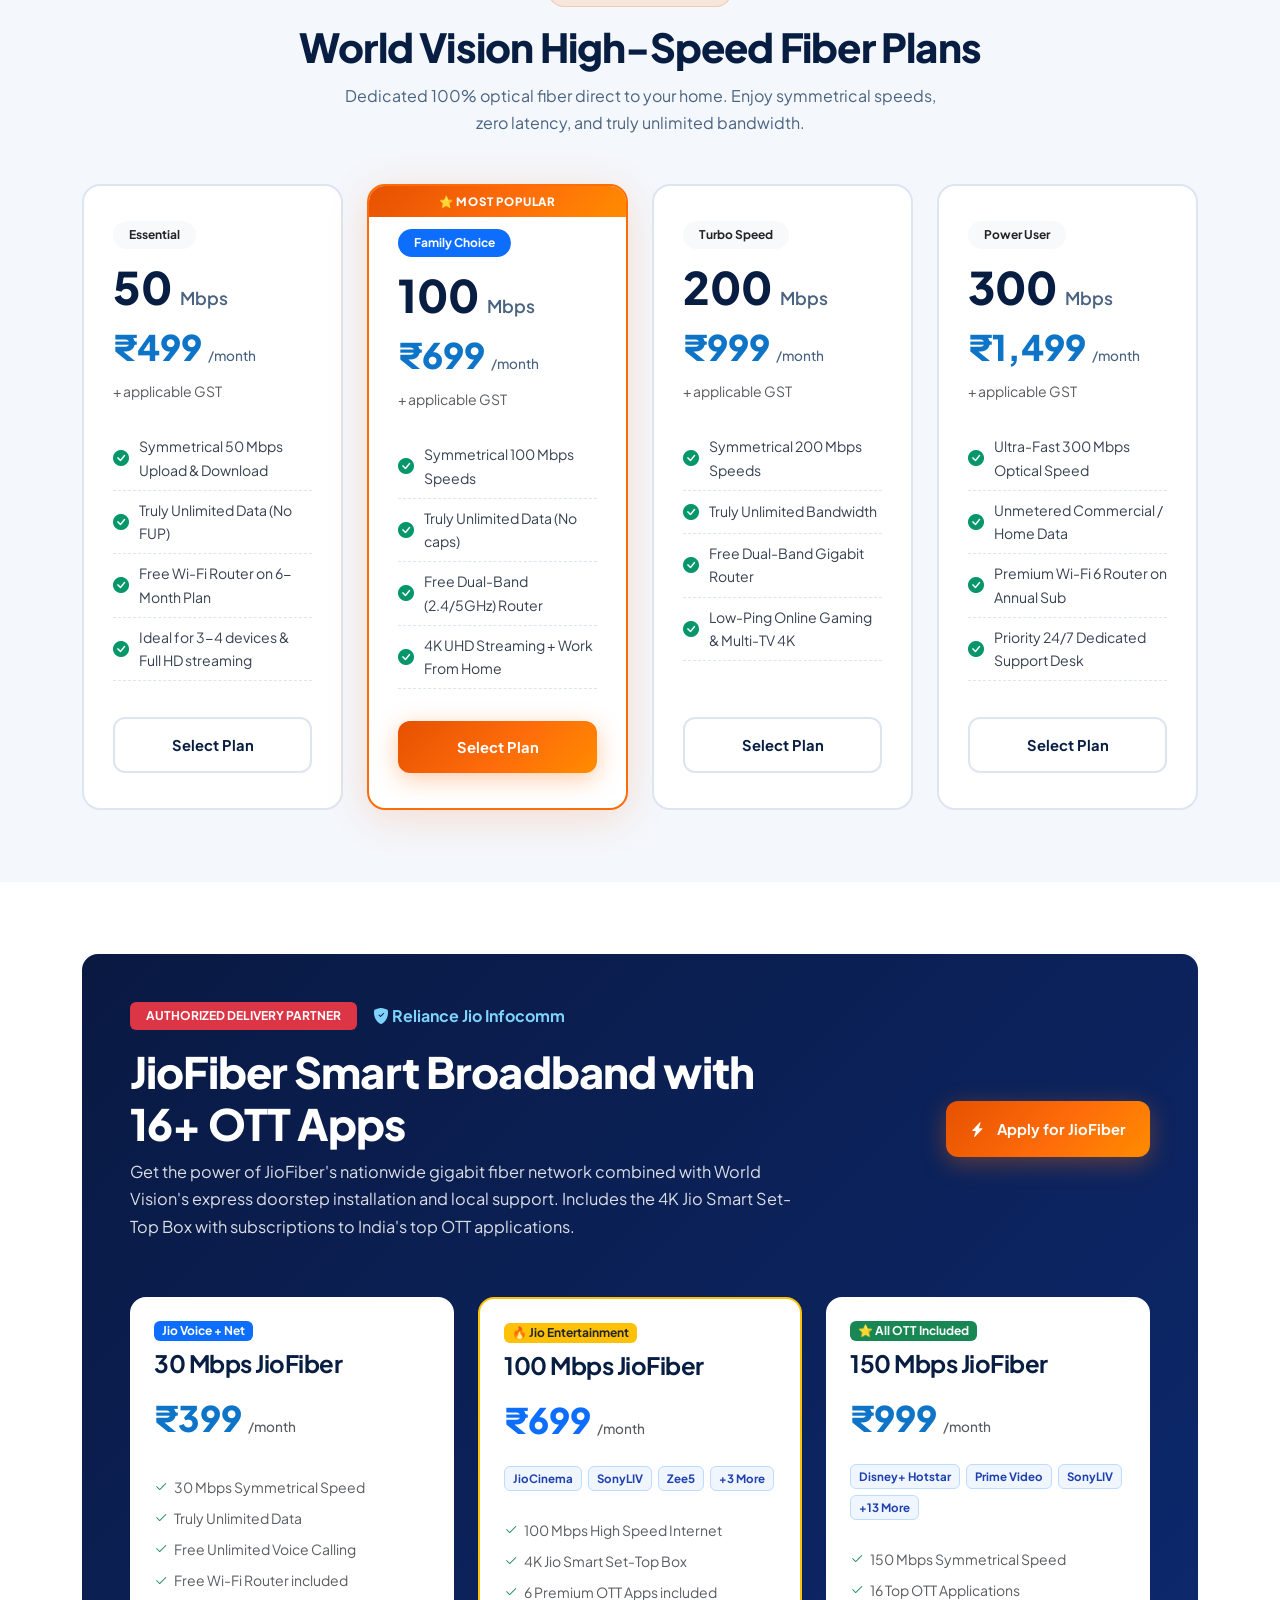
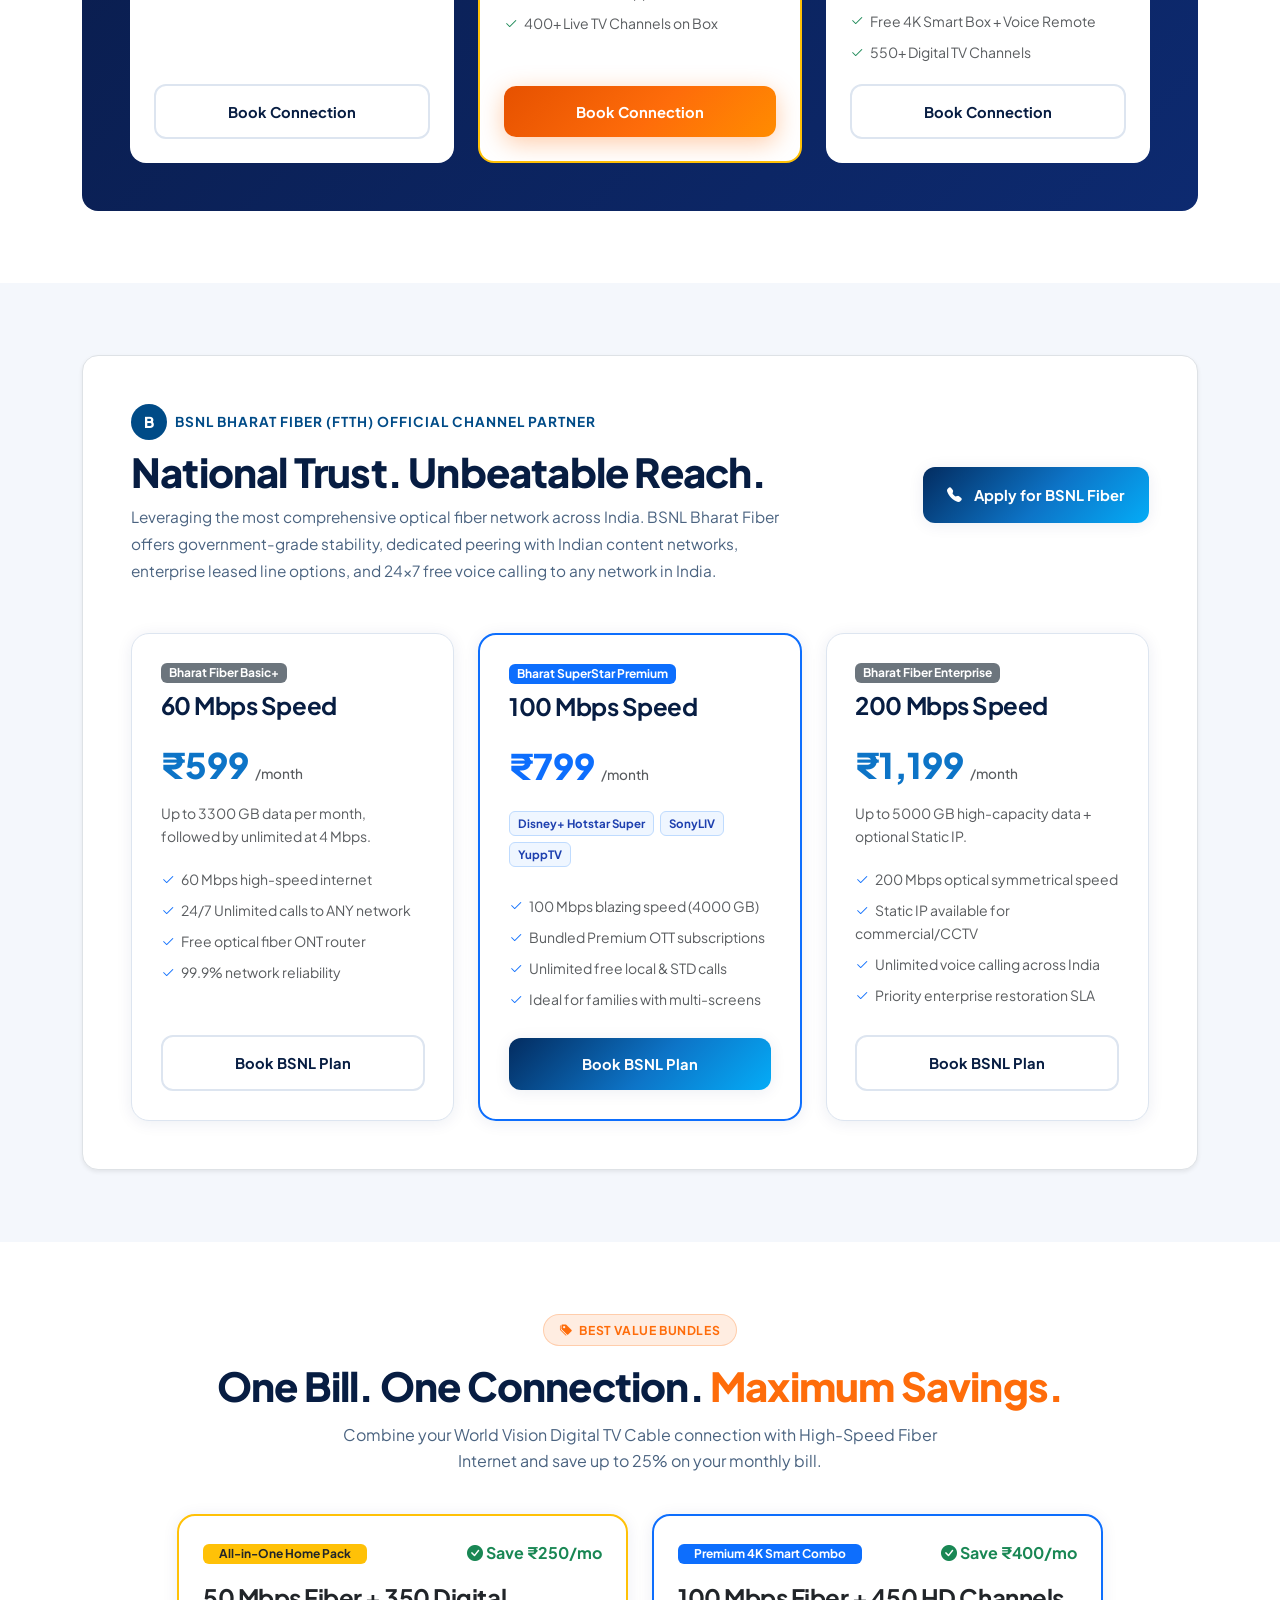
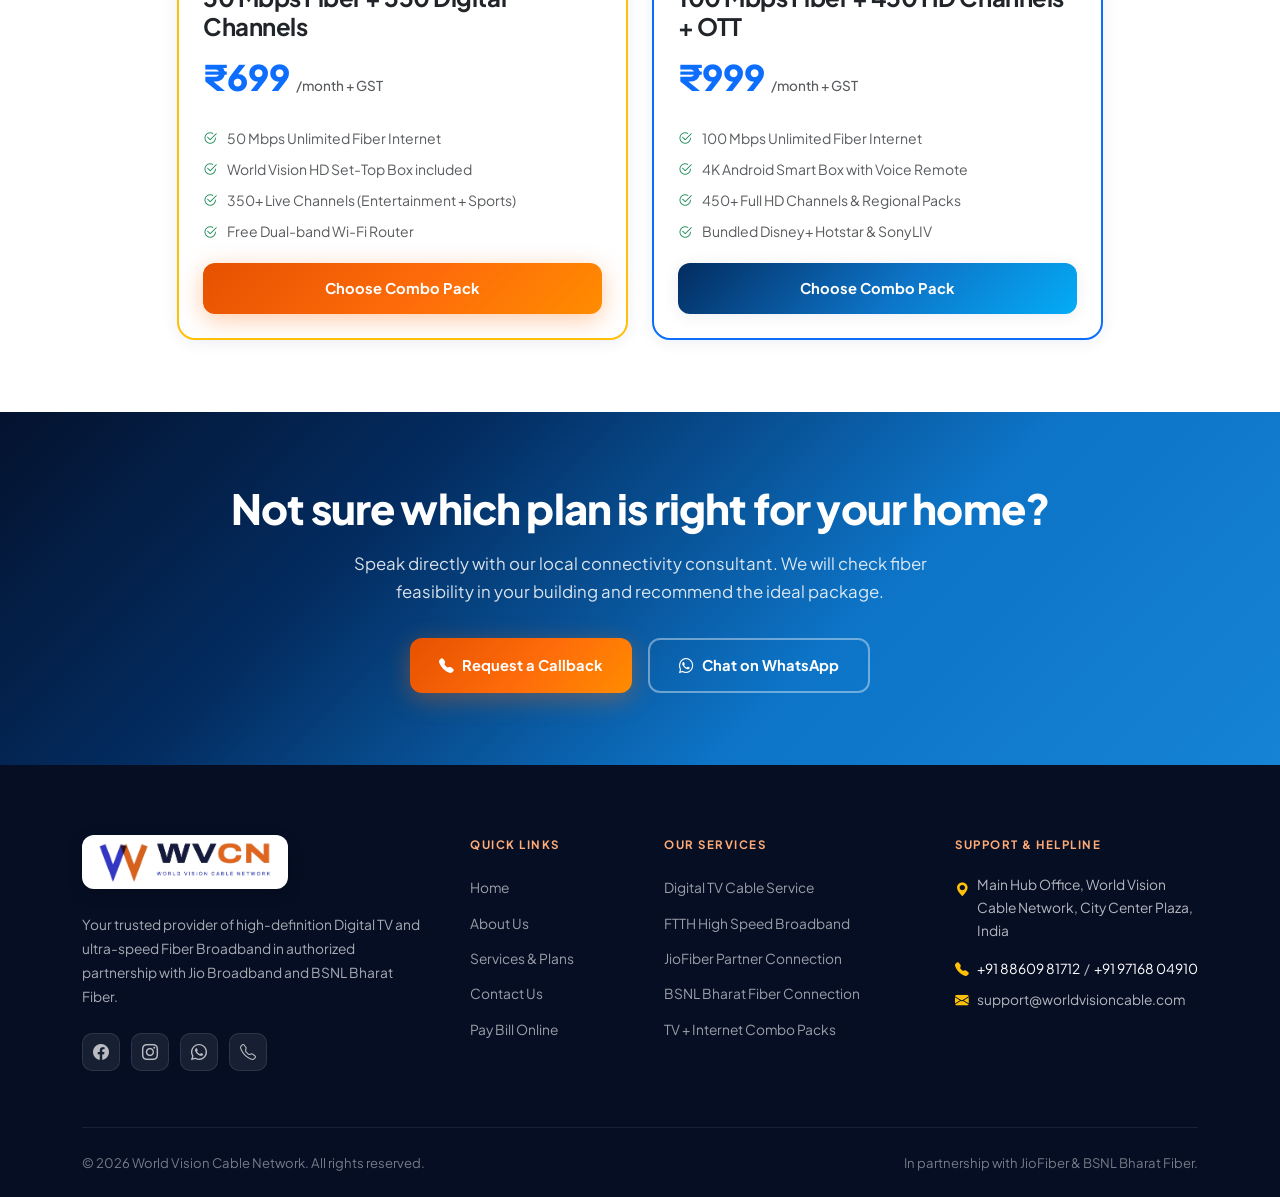
<file: services.html>
﻿<!DOCTYPE html>
<html lang="en-IN">
<head>
  <meta charset="UTF-8">
  <meta name="viewport" content="width=device-width, initial-scale=1.0">
  <title>Services &amp; Plans - World Vision Cable Network | Digital TV, JioFiber &amp; BSNL Fiber</title>
  <meta name="description" content="Explore World Vision Cable Network services: 450+ Digital TV channels, High-speed Fiber Broadband, Jio Broadband partner plans, and BSNL Bharat Fiber.">

  <!-- Plus Jakarta Sans Google Font -->
  <link rel="preconnect" href="https://fonts.googleapis.com">
  <link rel="preconnect" href="https://fonts.gstatic.com" crossorigin>
  <link href="https://fonts.googleapis.com/css2?family=Plus+Jakarta+Sans:wght@300;400;500;600;700;800&display=swap" rel="stylesheet">

  <!-- Bootstrap 5.3 & Bootstrap Icons -->
  <link href="https://cdn.jsdelivr.net/npm/bootstrap@5.3.3/dist/css/bootstrap.min.css" rel="stylesheet">
  <link href="https://cdn.jsdelivr.net/npm/bootstrap-icons@1.11.3/font/bootstrap-icons.min.css" rel="stylesheet">

  <!-- Custom Style mimicking skymaxbroadband.com -->
  <link rel="stylesheet" href="css/style.css">
  <style>
    .service-nav-pills {
      display: flex;
      gap: 10px;
      justify-content: center;
      flex-wrap: wrap;
      margin-top: 1.5rem;
    }
    .service-nav-pill {
      background: rgba(255, 255, 255, 0.12);
      border: 1px solid rgba(255, 255, 255, 0.25);
      color: #fff;
      padding: 8px 18px;
      border-radius: 50px;
      font-size: 0.85rem;
      font-weight: 600;
      text-decoration: none;
      transition: all 0.2s;
    }
    .service-nav-pill:hover {
      background: var(--orange);
      border-color: var(--orange);
      color: #fff;
      transform: translateY(-2px);
    }
    .ott-badge-list {
      display: flex;
      gap: 6px;
      flex-wrap: wrap;
      margin-top: 8px;
    }
    .ott-chip {
      background: #eff6ff;
      border: 1px solid #bfdbfe;
      color: #1e40af;
      padding: 2px 8px;
      border-radius: 6px;
      font-size: 0.72rem;
      font-weight: 700;
    }
  </style>
</head>
<body>

  <!-- TOP BAR -->
  <div class="top-bar">
    <div class="container d-flex align-items-center justify-content-between flex-wrap gap-2">
      <div class="d-flex align-items-center gap-3 gap-md-4 flex-wrap">
        <a href="tel:+918860981712"><i class="bi bi-telephone-fill me-1" style="color:var(--orange-light)"></i> +91 88609 81712</a>
        <a href="tel:+919716804910"><i class="bi bi-telephone-fill me-1" style="color:var(--orange-light)"></i> +91 97168 04910</a>
        <a href="mailto:support@worldvisioncable.com"><i class="bi bi-envelope-fill me-1" style="color:var(--orange-light)"></i> support@worldvisioncable.com</a>
      </div>
      <div class="d-flex align-items-center gap-3">
        <span style="color:rgba(255,255,255,.65)"><i class="bi bi-clock-history me-1"></i> 24/7 Service Desk</span>
        <span class="network-badge"><span class="pulse-dot"></span> Network Live &amp; Stable</span>
      </div>
    </div>
  </div>

  <!-- NAVBAR -->
  <nav class="navbar navbar-expand-lg">
    <div class="container">
      <a class="navbar-brand py-0" href="index.html">
        <img src="images/logo.png" alt="World Vision Cable Network" class="navbar-logo" style="height:48px; width:auto; object-fit:contain;">
      </a>
      
      <button class="navbar-toggler border-0" type="button" data-bs-toggle="collapse" data-bs-target="#navMenu">
        <i class="bi bi-list fs-3" style="color:var(--dark)"></i>
      </button>

      <div class="collapse navbar-collapse" id="navMenu">
        <ul class="navbar-nav mx-auto">
          <li class="nav-item"><a class="nav-link" href="index.html">Home</a></li>
          <li class="nav-item dropdown">
            <a class="nav-link dropdown-toggle active" href="services.html" data-bs-toggle="dropdown">Services</a>
            <ul class="dropdown-menu">
              <li><a class="dropdown-item" href="#digital-tv"><i class="bi bi-tv-fill"></i>Digital TV Service</a></li>
              <li><a class="dropdown-item" href="#fiber-broadband"><i class="bi bi-wifi"></i>High-Speed Fiber</a></li>
              <li><a class="dropdown-item" href="#jio-broadband"><i class="bi bi-lightning-charge-fill"></i>JioFiber Partner Plans</a></li>
              <li><a class="dropdown-item" href="#bsnl-broadband"><i class="bi bi-globe2"></i>BSNL Bharat Fiber</a></li>
              <li><a class="dropdown-item" href="#combo-plans"><i class="bi bi-layers-fill"></i>TV + Fiber Combos</a></li>
            </ul>
          </li>
          <li class="nav-item"><a class="nav-link" href="about.html">About Us</a></li>
          <li class="nav-item"><a class="nav-link" href="contact.html">Contact</a></li>
        </ul>

        <div class="d-flex align-items-center gap-2 mt-2 mt-lg-0">
          <a href="contact.html#quick-pay" class="btn-nav-login"><i class="bi bi-credit-card me-1"></i> Quick Pay</a>
          <a href="contact.html" class="btn-nav-primary"><i class="bi bi-lightning-fill me-1"></i> Book Connection</a>
        </div>
      </div>
    </div>
  </nav>

  <!-- PAGE HERO -->
  <header class="page-hero">
    <div class="page-hero-orb" style="width:420px; height:420px; top:-100px; right:-50px;"></div>
    <div class="container text-center" style="position:relative; z-index:2;">
      <div class="section-eyebrow eyebrow-light mx-auto"><i class="bi bi-cpu-fill"></i> Complete Connectivity &amp; Entertainment</div>
      <h1>Tailored Digital TV &amp; <span class="accent-orange">Fiber Broadband Plans</span></h1>
      <p class="lead mx-auto">
        Choose from high-definition digital cable broadcasting, dedicated optical fiber internet, or all-in-one smart bundles powered by Jio and BSNL.
      </p>
      
      <!-- Quick Anchor Pills -->
      <div class="service-nav-pills">
        <a href="#digital-tv" class="service-nav-pill"><i class="bi bi-tv me-1"></i> Digital TV Cable</a>
        <a href="#fiber-broadband" class="service-nav-pill"><i class="bi bi-wifi me-1"></i> World Vision Fiber</a>
        <a href="#jio-broadband" class="service-nav-pill"><i class="bi bi-lightning-charge me-1"></i> JioFiber Partner Plans</a>
        <a href="#bsnl-broadband" class="service-nav-pill"><i class="bi bi-globe me-1"></i> BSNL Bharat Fiber</a>
        <a href="#combo-plans" class="service-nav-pill"><i class="bi bi-gift me-1"></i> Super Saver Combos</a>
      </div>
    </div>
  </header>

  <!-- PARTNER STRIP -->
  <section class="partner-strip">
    <div class="container">
      <div class="row align-items-center justify-content-center g-3 text-center">
        <div class="col-12 col-md-auto">
          <span style="font-weight:700; font-size:0.85rem; color:var(--muted); text-transform:uppercase; letter-spacing:1px;">
            Dual National Backbone Partners:
          </span>
        </div>
        <div class="col-auto">
          <div class="partner-card">
            <div class="partner-badge-icon badge-jio">J</div>
            <div class="text-start">
              <div style="font-weight:800; font-size:0.95rem; color:var(--dark);">JioFiber Authorized</div>
              <div style="font-size:0.75rem; color:var(--muted);">Gigabit Optical + 16 OTT Apps</div>
            </div>
          </div>
        </div>
        <div class="col-auto">
          <div class="partner-card">
            <div class="partner-badge-icon badge-bsnl">B</div>
            <div class="text-start">
              <div style="font-weight:800; font-size:0.95rem; color:var(--dark);">BSNL Bharat Fiber</div>
              <div style="font-size:0.75rem; color:var(--muted);">National Telecom Infrastructure</div>
            </div>
          </div>
        </div>
      </div>
    </div>
  </section>

  <!-- 1. DIGITAL TV SERVICE -->
  <section id="digital-tv" class="py-5">
    <div class="container py-lg-4">
      <div class="row align-items-center g-5 mb-5">
        <div class="col-lg-6">
          <div class="section-eyebrow"><i class="bi bi-tv"></i> Television Redefined</div>
          <h2 class="section-title">450+ Channels in <span style="color:var(--orange);">Stunning High Definition</span></h2>
          <p style="color:var(--muted); font-size:0.98rem; line-height:1.8;">
            Experience unparalleled digital picture clarity, vibrant colors, and theater-grade Dolby Digital surround sound. World Vision Cable Network brings your family the best of live sports, blockbuster movies, regional programs, news, and kids entertainment without weather interruptions.
          </p>
          <div class="row g-3 mt-2">
            <div class="col-sm-6">
              <div class="feature-card p-3">
                <i class="bi bi-display fs-3 text-primary mb-2 d-block"></i>
                <h6 class="fw-bold mb-1">Full 1080p HD</h6>
                <p class="small text-muted mb-0">Crystal-clear digital transmission without signal loss.</p>
              </div>
            </div>
            <div class="col-sm-6">
              <div class="feature-card p-3">
                <i class="bi bi-volume-up-fill fs-3 text-warning mb-2 d-block"></i>
                <h6 class="fw-bold mb-1">Dolby Digital Audio</h6>
                <p class="small text-muted mb-0">Multi-channel cinematic sound for immersive viewing.</p>
              </div>
            </div>
            <div class="col-sm-6">
              <div class="feature-card p-3">
                <i class="bi bi-translate fs-3 text-success mb-2 d-block"></i>
                <h6 class="fw-bold mb-1">Regional Language Packs</h6>
                <p class="small text-muted mb-0">Hindi, Punjabi, Bhojpuri, Marathi, Tamil &amp; more.</p>
              </div>
            </div>
            <div class="col-sm-6">
              <div class="feature-card p-3">
                <i class="bi bi-record-circle fs-3 text-danger mb-2 d-block"></i>
                <h6 class="fw-bold mb-1">Interactive EPG Guide</h6>
                <p class="small text-muted mb-0">7-day schedule guide &amp; USB recording capability.</p>
              </div>
            </div>
          </div>
        </div>

        <div class="col-lg-6">
          <div class="bg-white rounded-4 p-4 p-md-5 border shadow-sm">
            <div class="d-flex align-items-center justify-content-between mb-4">
              <h4 class="fw-bold mb-0 text-dark">Digital Set-Top Box Options</h4>
              <span class="badge bg-primary px-3 py-2 rounded-pill">1 Year Warranty</span>
            </div>
            
            <div class="border rounded-3 p-3 mb-3 bg-light">
              <div class="d-flex justify-content-between align-items-center">
                <div class="fw-bold text-dark">World Vision HD Standard Box</div>
                <div class="fw-bold text-primary">₹999 <small class="text-muted">one-time</small></div>
              </div>
              <p class="small text-muted mb-0 mt-1">HDMI &amp; AV compatibility, fast channel surf, parental lock, universal remote control.</p>
            </div>

            <div class="border rounded-3 p-3 mb-4 bg-light" style="border-color:var(--orange) !important;">
              <div class="d-flex justify-content-between align-items-center">
                <div class="fw-bold text-dark">World Vision 4K Android Smart Box</div>
                <div class="fw-bold text-success">₹1,999 <small class="text-muted">one-time</small></div>
              </div>
              <p class="small text-muted mb-0 mt-1">Converts regular TV into Smart TV with YouTube, Netflix, Disney+ Hotstar, Google Voice Remote.</p>
            </div>

            <h5 class="fw-bold text-dark mb-3">Popular Monthly Channel Packs:</h5>
            <div class="d-flex justify-content-between py-2 border-bottom">
              <span class="text-muted">Silver Entertainment Pack (250 Channels)</span>
              <span class="fw-bold text-dark">₹249/mo</span>
            </div>
            <div class="d-flex justify-content-between py-2 border-bottom">
              <span class="text-muted">Gold Sports &amp; Movies Pack (350 Channels)</span>
              <span class="fw-bold text-dark">₹349/mo</span>
            </div>
            <div class="d-flex justify-content-between py-2 border-bottom">
              <span class="text-muted">Platinum All-HD Family Pack (450+ Channels)</span>
              <span class="fw-bold text-dark">₹449/mo</span>
            </div>

            <a href="contact.html" class="btn-primary-gradient w-100 mt-4 text-center">
              <i class="bi bi-box-seam me-1"></i> Order Set-Top Box Today
            </a>
          </div>
        </div>
      </div>
    </div>
  </section>

  <!-- 2. WORLD VISION FIBER BROADBAND -->
  <section id="fiber-broadband" class="py-5" style="background:var(--gray);">
    <div class="container py-lg-4">
      <div class="text-center mb-5">
        <div class="section-eyebrow"><i class="bi bi-speedometer2"></i> Pure Optical FTTH</div>
        <h2 class="section-title">World Vision High-Speed Fiber Plans</h2>
        <p class="section-subtitle">Dedicated 100% optical fiber direct to your home. Enjoy symmetrical speeds, zero latency, and truly unlimited bandwidth.</p>
      </div>

      <div class="row g-4">
        <!-- 50 Mbps -->
        <div class="col-md-6 col-lg-3">
          <div class="plan-card">
            <span class="badge bg-light text-dark align-self-start py-2 px-3 rounded-pill fw-bold">Essential</span>
            <div class="plan-speed">50 <small style="font-size:1.1rem; color:var(--muted); font-weight:600;">Mbps</small></div>
            <div class="plan-price">₹499 <small>/month</small></div>
            <div class="small text-muted mt-1">+ applicable GST</div>
            <ul class="plan-features">
              <li><i class="bi bi-check-circle-fill"></i> Symmetrical 50 Mbps Upload &amp; Download</li>
              <li><i class="bi bi-check-circle-fill"></i> Truly Unlimited Data (No FUP)</li>
              <li><i class="bi bi-check-circle-fill"></i> Free Wi-Fi Router on 6-Month Plan</li>
              <li><i class="bi bi-check-circle-fill"></i> Ideal for 3-4 devices &amp; Full HD streaming</li>
            </ul>
            <a href="contact.html?plan=wv50" class="btn-outline-custom w-100">Select Plan</a>
          </div>
        </div>

        <!-- 100 Mbps -->
        <div class="col-md-6 col-lg-3">
          <div class="plan-card featured">
            <div class="plan-ribbon">⭐ Most Popular</div>
            <span class="badge bg-primary text-white align-self-start py-2 px-3 rounded-pill fw-bold mt-2">Family Choice</span>
            <div class="plan-speed">100 <small style="font-size:1.1rem; color:var(--muted); font-weight:600;">Mbps</small></div>
            <div class="plan-price">₹699 <small>/month</small></div>
            <div class="small text-muted mt-1">+ applicable GST</div>
            <ul class="plan-features">
              <li><i class="bi bi-check-circle-fill"></i> Symmetrical 100 Mbps Speeds</li>
              <li><i class="bi bi-check-circle-fill"></i> Truly Unlimited Data (No caps)</li>
              <li><i class="bi bi-check-circle-fill"></i> Free Dual-Band (2.4/5GHz) Router</li>
              <li><i class="bi bi-check-circle-fill"></i> 4K UHD Streaming + Work From Home</li>
            </ul>
            <a href="contact.html?plan=wv100" class="btn-primary-gradient w-100">Select Plan</a>
          </div>
        </div>

        <!-- 200 Mbps -->
        <div class="col-md-6 col-lg-3">
          <div class="plan-card">
            <span class="badge bg-light text-dark align-self-start py-2 px-3 rounded-pill fw-bold">Turbo Speed</span>
            <div class="plan-speed">200 <small style="font-size:1.1rem; color:var(--muted); font-weight:600;">Mbps</small></div>
            <div class="plan-price">₹999 <small>/month</small></div>
            <div class="small text-muted mt-1">+ applicable GST</div>
            <ul class="plan-features">
              <li><i class="bi bi-check-circle-fill"></i> Symmetrical 200 Mbps Speeds</li>
              <li><i class="bi bi-check-circle-fill"></i> Truly Unlimited Bandwidth</li>
              <li><i class="bi bi-check-circle-fill"></i> Free Dual-Band Gigabit Router</li>
              <li><i class="bi bi-check-circle-fill"></i> Low-Ping Online Gaming &amp; Multi-TV 4K</li>
            </ul>
            <a href="contact.html?plan=wv200" class="btn-outline-custom w-100">Select Plan</a>
          </div>
        </div>

        <!-- 300 Mbps -->
        <div class="col-md-6 col-lg-3">
          <div class="plan-card">
            <span class="badge bg-light text-dark align-self-start py-2 px-3 rounded-pill fw-bold">Power User</span>
            <div class="plan-speed">300 <small style="font-size:1.1rem; color:var(--muted); font-weight:600;">Mbps</small></div>
            <div class="plan-price">₹1,499 <small>/month</small></div>
            <div class="small text-muted mt-1">+ applicable GST</div>
            <ul class="plan-features">
              <li><i class="bi bi-check-circle-fill"></i> Ultra-Fast 300 Mbps Optical Speed</li>
              <li><i class="bi bi-check-circle-fill"></i> Unmetered Commercial / Home Data</li>
              <li><i class="bi bi-check-circle-fill"></i> Premium Wi-Fi 6 Router on Annual Sub</li>
              <li><i class="bi bi-check-circle-fill"></i> Priority 24/7 Dedicated Support Desk</li>
            </ul>
            <a href="contact.html?plan=wv300" class="btn-outline-custom w-100">Select Plan</a>
          </div>
        </div>
      </div>
    </div>
  </section>

  <!-- 3. JIO BROADBAND PARTNER PLANS -->
  <section id="jio-broadband" class="py-5">
    <div class="container py-lg-4">
      <div class="p-4 p-md-5 rounded-4" style="background:linear-gradient(135deg, #091942 0%, #0d2a70 100%); color:#fff; position:relative; overflow:hidden;">
        <div class="row align-items-center g-4">
          <div class="col-lg-8">
            <div class="d-flex align-items-center gap-3 mb-3">
              <span class="badge bg-danger px-3 py-2 fw-bold text-uppercase">Authorized Delivery Partner</span>
              <span style="color:#7DD3FC; font-weight:700;"><i class="bi bi-shield-fill-check"></i> Reliance Jio Infocomm</span>
            </div>
            <h2 style="color:#fff; font-weight:800; font-size:clamp(1.8rem, 3.5vw, 2.7rem);">
              JioFiber Smart Broadband with 16+ OTT Apps
            </h2>
            <p style="color:rgba(255,255,255,0.85); font-size:1.02rem; max-width:680px; line-height:1.7;">
              Get the power of JioFiber's nationwide gigabit fiber network combined with World Vision's express doorstep installation and local support. Includes the 4K Jio Smart Set-Top Box with subscriptions to India's top OTT applications.
            </p>
          </div>
          <div class="col-lg-4 text-lg-end">
            <a href="contact.html?service=jio" class="btn-primary-gradient py-3 px-4">
              <i class="bi bi-lightning-charge-fill me-1"></i> Apply for JioFiber
            </a>
          </div>
        </div>

        <div class="row g-4 mt-3">
          <!-- Jio 30 Mbps -->
          <div class="col-md-4">
            <div class="bg-white text-dark rounded-4 p-4 h-100 d-flex flex-column">
              <span class="badge bg-primary text-white align-self-start px-2 py-1 mb-2">Jio Voice + Net</span>
              <h4 class="fw-bold mb-1">30 Mbps JioFiber</h4>
              <div class="plan-price my-2">₹399 <small class="text-muted">/month</small></div>
              <ul class="list-unstyled small text-muted my-3 flex-grow-1">
                <li class="py-1"><i class="bi bi-check2 text-success me-1"></i> 30 Mbps Symmetrical Speed</li>
                <li class="py-1"><i class="bi bi-check2 text-success me-1"></i> Truly Unlimited Data</li>
                <li class="py-1"><i class="bi bi-check2 text-success me-1"></i> Free Unlimited Voice Calling</li>
                <li class="py-1"><i class="bi bi-check2 text-success me-1"></i> Free Wi-Fi Router included</li>
              </ul>
              <a href="contact.html?plan=jio30" class="btn-outline-custom w-100 text-center">Book Connection</a>
            </div>
          </div>

          <!-- Jio 100 Mbps -->
          <div class="col-md-4">
            <div class="bg-white text-dark rounded-4 p-4 h-100 d-flex flex-column border border-warning" style="border-width:2px !important;">
              <span class="badge bg-warning text-dark align-self-start px-2 py-1 mb-2 fw-bold">🔥 Jio Entertainment</span>
              <h4 class="fw-bold mb-1">100 Mbps JioFiber</h4>
              <div class="plan-price my-2 text-primary">₹699 <small class="text-muted">/month</small></div>
              <div class="ott-badge-list mb-2">
                <span class="ott-chip">JioCinema</span>
                <span class="ott-chip">SonyLIV</span>
                <span class="ott-chip">Zee5</span>
                <span class="ott-chip">+3 More</span>
              </div>
              <ul class="list-unstyled small text-muted my-3 flex-grow-1">
                <li class="py-1"><i class="bi bi-check2 text-success me-1"></i> 100 Mbps High Speed Internet</li>
                <li class="py-1"><i class="bi bi-check2 text-success me-1"></i> 4K Jio Smart Set-Top Box</li>
                <li class="py-1"><i class="bi bi-check2 text-success me-1"></i> 6 Premium OTT Apps included</li>
                <li class="py-1"><i class="bi bi-check2 text-success me-1"></i> 400+ Live TV Channels on Box</li>
              </ul>
              <a href="contact.html?plan=jio100" class="btn-primary-gradient w-100 text-center">Book Connection</a>
            </div>
          </div>

          <!-- Jio 150 Mbps -->
          <div class="col-md-4">
            <div class="bg-white text-dark rounded-4 p-4 h-100 d-flex flex-column">
              <span class="badge bg-success text-white align-self-start px-2 py-1 mb-2">⭐ All OTT Included</span>
              <h4 class="fw-bold mb-1">150 Mbps JioFiber</h4>
              <div class="plan-price my-2">₹999 <small class="text-muted">/month</small></div>
              <div class="ott-badge-list mb-2">
                <span class="ott-chip">Disney+ Hotstar</span>
                <span class="ott-chip">Prime Video</span>
                <span class="ott-chip">SonyLIV</span>
                <span class="ott-chip">+13 More</span>
              </div>
              <ul class="list-unstyled small text-muted my-3 flex-grow-1">
                <li class="py-1"><i class="bi bi-check2 text-success me-1"></i> 150 Mbps Symmetrical Speed</li>
                <li class="py-1"><i class="bi bi-check2 text-success me-1"></i> 16 Top OTT Applications</li>
                <li class="py-1"><i class="bi bi-check2 text-success me-1"></i> Free 4K Smart Box + Voice Remote</li>
                <li class="py-1"><i class="bi bi-check2 text-success me-1"></i> 550+ Digital TV Channels</li>
              </ul>
              <a href="contact.html?plan=jio150" class="btn-outline-custom w-100 text-center">Book Connection</a>
            </div>
          </div>
        </div>
      </div>
    </div>
  </section>

  <!-- 4. BSNL BHARAT FIBER ALLIANCE PLANS -->
  <section id="bsnl-broadband" class="py-5" style="background:var(--gray);">
    <div class="container py-lg-4">
      <div class="p-4 p-md-5 rounded-4 bg-white border shadow-sm">
        <div class="row align-items-center g-4 mb-4">
          <div class="col-lg-8">
            <div class="d-flex align-items-center gap-2 mb-2">
              <div class="partner-badge-icon badge-bsnl">B</div>
              <span class="fw-bold text-uppercase" style="color:var(--bsnl-blue); font-size:0.85rem; letter-spacing:1px;">
                BSNL Bharat Fiber (FTTH) Official Channel Partner
              </span>
            </div>
            <h2 class="section-title mb-2">National Trust. Unbeatable Reach.</h2>
            <p style="color:var(--muted); line-height:1.75; font-size:0.96rem; margin-bottom:0;">
              Leveraging the most comprehensive optical fiber network across India. BSNL Bharat Fiber offers government-grade stability, dedicated peering with Indian content networks, enterprise leased line options, and 24x7 free voice calling to any network in India.
            </p>
          </div>
          <div class="col-lg-4 text-lg-end">
            <a href="contact.html?service=bsnl" class="btn-blue-gradient py-3 px-4">
              <i class="bi bi-telephone-fill me-1"></i> Apply for BSNL Fiber
            </a>
          </div>
        </div>

        <div class="row g-4 mt-2">
          <!-- BSNL 60 Mbps -->
          <div class="col-md-4">
            <div class="feature-card h-100 d-flex flex-column">
              <span class="badge bg-secondary text-white align-self-start px-2 py-1 mb-2">Bharat Fiber Basic+</span>
              <h4 class="fw-bold">60 Mbps Speed</h4>
              <div class="plan-price my-2">₹599 <small class="text-muted">/month</small></div>
              <p class="small text-muted mb-3">Up to 3300 GB data per month, followed by unlimited at 4 Mbps.</p>
              <ul class="list-unstyled small text-muted mb-4 flex-grow-1">
                <li class="py-1"><i class="bi bi-check2 text-primary me-1"></i> 60 Mbps high-speed internet</li>
                <li class="py-1"><i class="bi bi-check2 text-primary me-1"></i> 24/7 Unlimited calls to ANY network</li>
                <li class="py-1"><i class="bi bi-check2 text-primary me-1"></i> Free optical fiber ONT router</li>
                <li class="py-1"><i class="bi bi-check2 text-primary me-1"></i> 99.9% network reliability</li>
              </ul>
              <a href="contact.html?plan=bsnl60" class="btn-outline-custom w-100 text-center">Book BSNL Plan</a>
            </div>
          </div>

          <!-- BSNL 100 Mbps SuperStar -->
          <div class="col-md-4">
            <div class="feature-card h-100 d-flex flex-column border-primary" style="border-width:2px !important;">
              <span class="badge bg-primary text-white align-self-start px-2 py-1 mb-2">Bharat SuperStar Premium</span>
              <h4 class="fw-bold">100 Mbps Speed</h4>
              <div class="plan-price my-2 text-primary">₹799 <small class="text-muted">/month</small></div>
              <div class="ott-badge-list mb-2">
                <span class="ott-chip">Disney+ Hotstar Super</span>
                <span class="ott-chip">SonyLIV</span>
                <span class="ott-chip">YuppTV</span>
              </div>
              <ul class="list-unstyled small text-muted my-3 flex-grow-1">
                <li class="py-1"><i class="bi bi-check2 text-primary me-1"></i> 100 Mbps blazing speed (4000 GB)</li>
                <li class="py-1"><i class="bi bi-check2 text-primary me-1"></i> Bundled Premium OTT subscriptions</li>
                <li class="py-1"><i class="bi bi-check2 text-primary me-1"></i> Unlimited free local &amp; STD calls</li>
                <li class="py-1"><i class="bi bi-check2 text-primary me-1"></i> Ideal for families with multi-screens</li>
              </ul>
              <a href="contact.html?plan=bsnl100" class="btn-blue-gradient w-100 text-center">Book BSNL Plan</a>
            </div>
          </div>

          <!-- BSNL 200 Mbps Ultra -->
          <div class="col-md-4">
            <div class="feature-card h-100 d-flex flex-column">
              <span class="badge bg-secondary text-white align-self-start px-2 py-1 mb-2">Bharat Fiber Enterprise</span>
              <h4 class="fw-bold">200 Mbps Speed</h4>
              <div class="plan-price my-2">₹1,199 <small class="text-muted">/month</small></div>
              <p class="small text-muted mb-3">Up to 5000 GB high-capacity data + optional Static IP.</p>
              <ul class="list-unstyled small text-muted mb-4 flex-grow-1">
                <li class="py-1"><i class="bi bi-check2 text-primary me-1"></i> 200 Mbps optical symmetrical speed</li>
                <li class="py-1"><i class="bi bi-check2 text-primary me-1"></i> Static IP available for commercial/CCTV</li>
                <li class="py-1"><i class="bi bi-check2 text-primary me-1"></i> Unlimited voice calling across India</li>
                <li class="py-1"><i class="bi bi-check2 text-primary me-1"></i> Priority enterprise restoration SLA</li>
              </ul>
              <a href="contact.html?plan=bsnl200" class="btn-outline-custom w-100 text-center">Book BSNL Plan</a>
            </div>
          </div>
        </div>
      </div>
    </div>
  </section>

  <!-- 5. COMBO PLANS (DIGITAL TV + BROADBAND) -->
  <section id="combo-plans" class="py-5">
    <div class="container py-lg-4 text-center">
      <div class="section-eyebrow"><i class="bi bi-tags-fill"></i> Best Value Bundles</div>
      <h2 class="section-title">One Bill. One Connection. <span style="color:var(--orange);">Maximum Savings.</span></h2>
      <p class="section-subtitle">Combine your World Vision Digital TV Cable connection with High-Speed Fiber Internet and save up to 25% on your monthly bill.</p>

      <div class="row g-4 text-start justify-content-center">
        <div class="col-md-6 col-lg-5">
          <div class="feature-card p-4 border border-warning" style="border-width:2px !important;">
            <div class="d-flex justify-content-between align-items-center mb-3">
              <span class="badge bg-warning text-dark fw-bold px-3 py-1">All-in-One Home Pack</span>
              <span class="text-success fw-bold"><i class="bi bi-check-circle-fill"></i> Save ₹250/mo</span>
            </div>
            <h4 class="fw-bold text-dark">50 Mbps Fiber + 350 Digital Channels</h4>
            <div class="plan-price my-2 text-primary">₹699 <small class="text-muted">/month + GST</small></div>
            <ul class="list-unstyled small text-muted my-3">
              <li class="py-1"><i class="bi bi-check2-circle text-success me-2"></i> 50 Mbps Unlimited Fiber Internet</li>
              <li class="py-1"><i class="bi bi-check2-circle text-success me-2"></i> World Vision HD Set-Top Box included</li>
              <li class="py-1"><i class="bi bi-check2-circle text-success me-2"></i> 350+ Live Channels (Entertainment + Sports)</li>
              <li class="py-1"><i class="bi bi-check2-circle text-success me-2"></i> Free Dual-band Wi-Fi Router</li>
            </ul>
            <a href="contact.html?combo=home50" class="btn-primary-gradient w-100 text-center">Choose Combo Pack</a>
          </div>
        </div>

        <div class="col-md-6 col-lg-5">
          <div class="feature-card p-4 border border-primary" style="border-width:2px !important;">
            <div class="d-flex justify-content-between align-items-center mb-3">
              <span class="badge bg-primary text-white fw-bold px-3 py-1">Premium 4K Smart Combo</span>
              <span class="text-success fw-bold"><i class="bi bi-check-circle-fill"></i> Save ₹400/mo</span>
            </div>
            <h4 class="fw-bold text-dark">100 Mbps Fiber + 450 HD Channels + OTT</h4>
            <div class="plan-price my-2 text-primary">₹999 <small class="text-muted">/month + GST</small></div>
            <ul class="list-unstyled small text-muted my-3">
              <li class="py-1"><i class="bi bi-check2-circle text-success me-2"></i> 100 Mbps Unlimited Fiber Internet</li>
              <li class="py-1"><i class="bi bi-check2-circle text-success me-2"></i> 4K Android Smart Box with Voice Remote</li>
              <li class="py-1"><i class="bi bi-check2-circle text-success me-2"></i> 450+ Full HD Channels &amp; Regional Packs</li>
              <li class="py-1"><i class="bi bi-check2-circle text-success me-2"></i> Bundled Disney+ Hotstar &amp; SonyLIV</li>
            </ul>
            <a href="contact.html?combo=smart100" class="btn-blue-gradient w-100 text-center">Choose Combo Pack</a>
          </div>
        </div>
      </div>
    </div>
  </section>

  <!-- CTA BANNER -->
  <section class="py-5" style="background:var(--grad-hero); color:#fff; position:relative; overflow:hidden;">
    <div class="container text-center py-4" style="position:relative; z-index:2;">
      <h2 style="font-weight:800; color:#fff; margin-bottom:1rem; font-size:clamp(1.9rem, 3.5vw, 2.6rem);">
        Not sure which plan is right for your home?
      </h2>
      <p style="color:rgba(255,255,255,0.85); font-size:1.05rem; max-width:620px; margin:0 auto 2rem;">
        Speak directly with our local connectivity consultant. We will check fiber feasibility in your building and recommend the ideal package.
      </p>
      <div class="d-flex justify-content-center gap-3 flex-wrap">
        <a href="contact.html" class="btn-primary-gradient"><i class="bi bi-telephone-fill"></i> Request a Callback</a>
        <a href="https://wa.me/918860981712" class="btn-outline-custom" style="border-color:rgba(255,255,255,0.4); color:#fff;"><i class="bi bi-whatsapp"></i> Chat on WhatsApp</a>
      </div>
    </div>
  </section>

  <!-- FOOTER -->
  <footer>
    <div class="container">
      <div class="row g-5">
        <!-- Brand Info -->
        <div class="col-lg-4">
          <div class="mb-3">
            <div style="background:#fff; display:inline-block; border-radius:12px; padding:6px 16px; box-shadow:0 4px 15px rgba(0,0,0,0.2);">
              <img src="images/logo.png" alt="World Vision Cable Network" style="height:42px; width:auto; display:block;">
            </div>
          </div>
          <p style="font-size:0.86rem; color:rgba(255,255,255,0.65); line-height:1.75; margin-bottom:1.5rem;">
            Your trusted provider of high-definition Digital TV and ultra-speed Fiber Broadband in authorized partnership with Jio Broadband and BSNL Bharat Fiber.
          </p>
          <div class="footer-social">
            <a href="#"><i class="bi bi-facebook"></i></a>
            <a href="#"><i class="bi bi-instagram"></i></a>
            <a href="https://wa.me/918860981712"><i class="bi bi-whatsapp"></i></a>
            <a href="tel:+918860981712"><i class="bi bi-telephone"></i></a>
          </div>
        </div>

        <!-- Quick Links -->
        <div class="col-sm-6 col-lg-2">
          <div class="footer-heading">Quick Links</div>
          <ul class="footer-links">
            <li><a href="index.html">Home</a></li>
            <li><a href="about.html">About Us</a></li>
            <li><a href="services.html">Services &amp; Plans</a></li>
            <li><a href="contact.html">Contact Us</a></li>
            <li><a href="contact.html#quick-pay">Pay Bill Online</a></li>
          </ul>
        </div>

        <!-- Services -->
        <div class="col-sm-6 col-lg-3">
          <div class="footer-heading">Our Services</div>
          <ul class="footer-links">
            <li><a href="#digital-tv">Digital TV Cable Service</a></li>
            <li><a href="#fiber-broadband">FTTH High Speed Broadband</a></li>
            <li><a href="#jio-broadband">JioFiber Partner Connection</a></li>
            <li><a href="#bsnl-broadband">BSNL Bharat Fiber Connection</a></li>
            <li><a href="#combo-plans">TV + Internet Combo Packs</a></li>
          </ul>
        </div>

        <!-- Contact Support -->
        <div class="col-lg-3">
          <div class="footer-heading">Support &amp; Helpline</div>
          <div class="d-flex align-items-start gap-2 mb-3" style="font-size:0.86rem; color:rgba(255,255,255,0.7);">
            <i class="bi bi-geo-alt-fill text-warning mt-1"></i>
            <div>Main Hub Office, World Vision Cable Network, City Center Plaza, India</div>
          </div>
          <div class="d-flex align-items-center gap-2 mb-2" style="font-size:0.86rem; color:rgba(255,255,255,0.7);">
            <i class="bi bi-telephone-fill text-warning"></i>
            <div>
              <a href="tel:+918860981712" class="text-white text-decoration-none">+91 88609 81712</a> &nbsp;/&nbsp;
              <a href="tel:+919716804910" class="text-white text-decoration-none">+91 97168 04910</a>
            </div>
          </div>
          <div class="d-flex align-items-center gap-2" style="font-size:0.86rem; color:rgba(255,255,255,0.7);">
            <i class="bi bi-envelope-fill text-warning"></i>
            <div>support@worldvisioncable.com</div>
          </div>
        </div>
      </div>

      <div class="footer-bottom d-flex justify-content-between align-items-center flex-wrap gap-2">
        <div>&copy; 2026 World Vision Cable Network. All rights reserved.</div>
        <div>In partnership with JioFiber &amp; BSNL Bharat Fiber.</div>
      </div>
    </div>
  </footer>

  <!-- Bootstrap JS -->
  <script src="https://cdn.jsdelivr.net/npm/bootstrap@5.3.3/dist/js/bootstrap.bundle.min.js"></script>
</body>
</html>
</file>
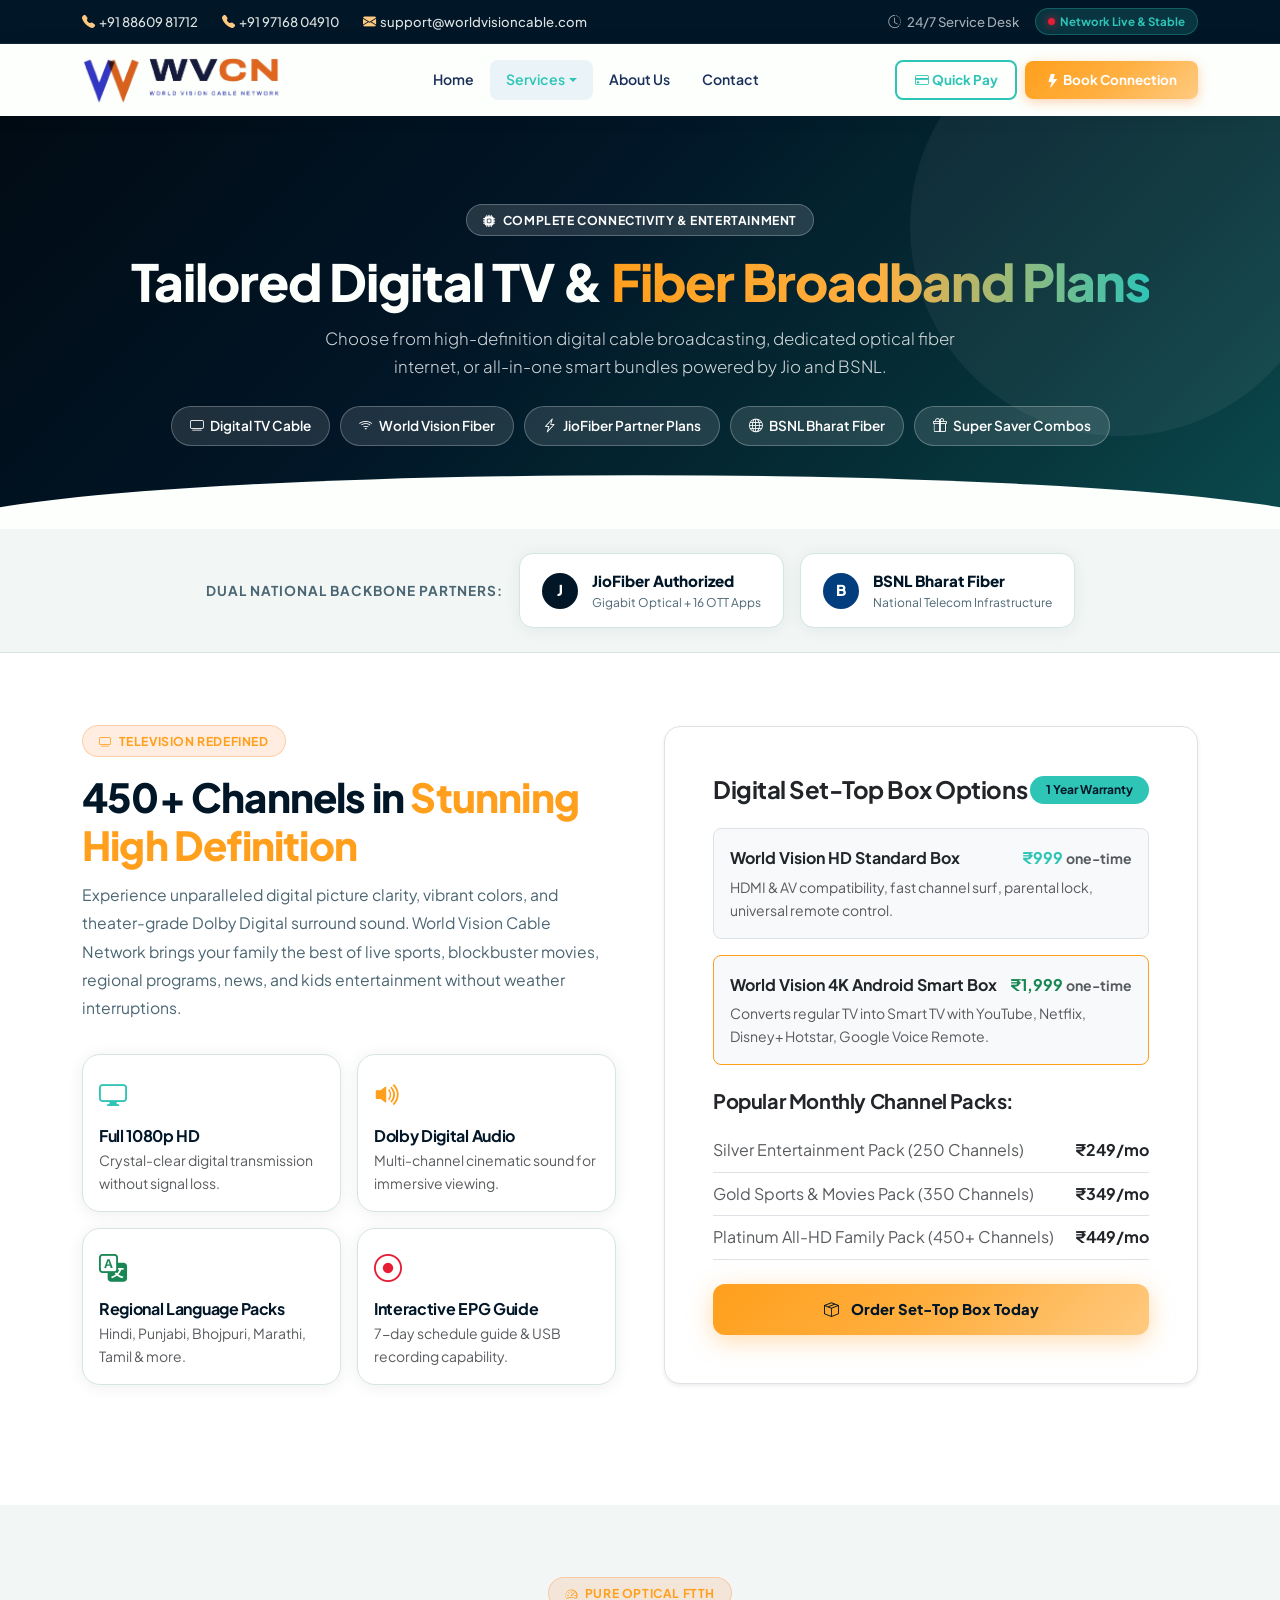
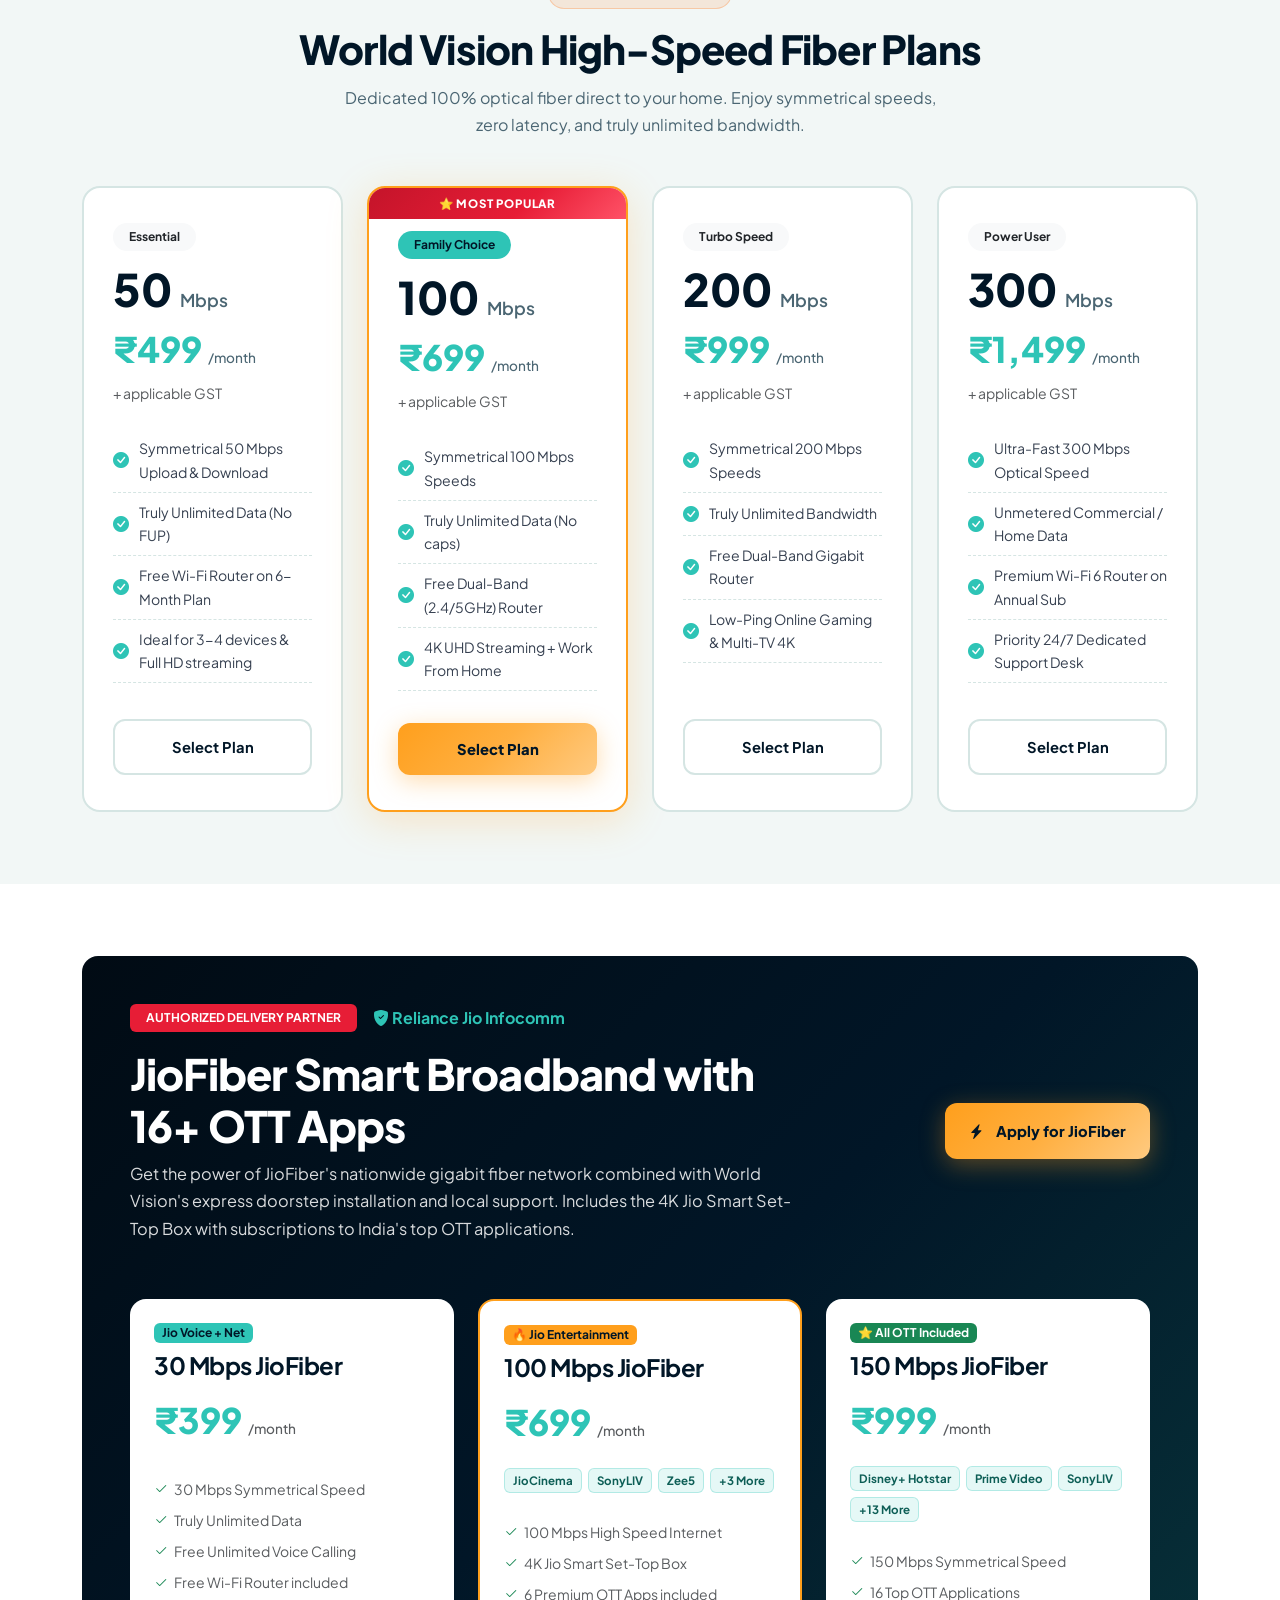
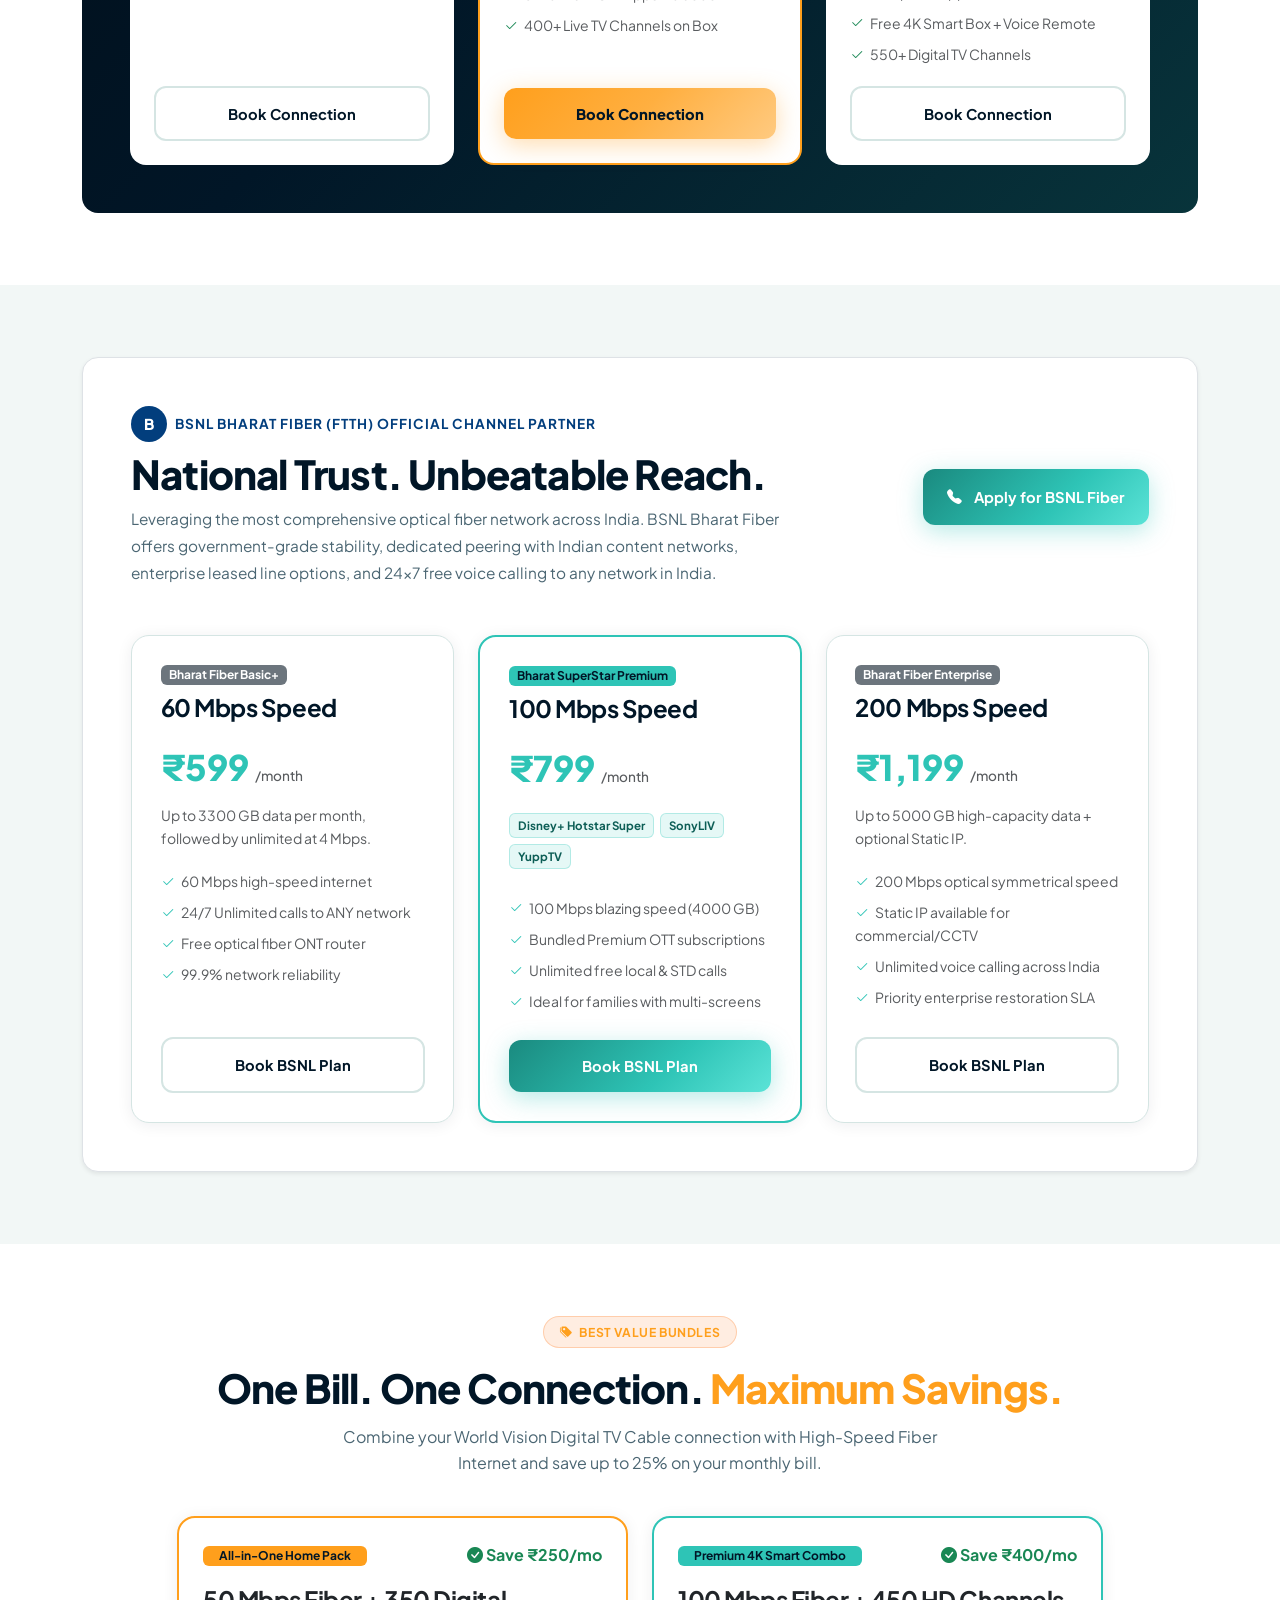
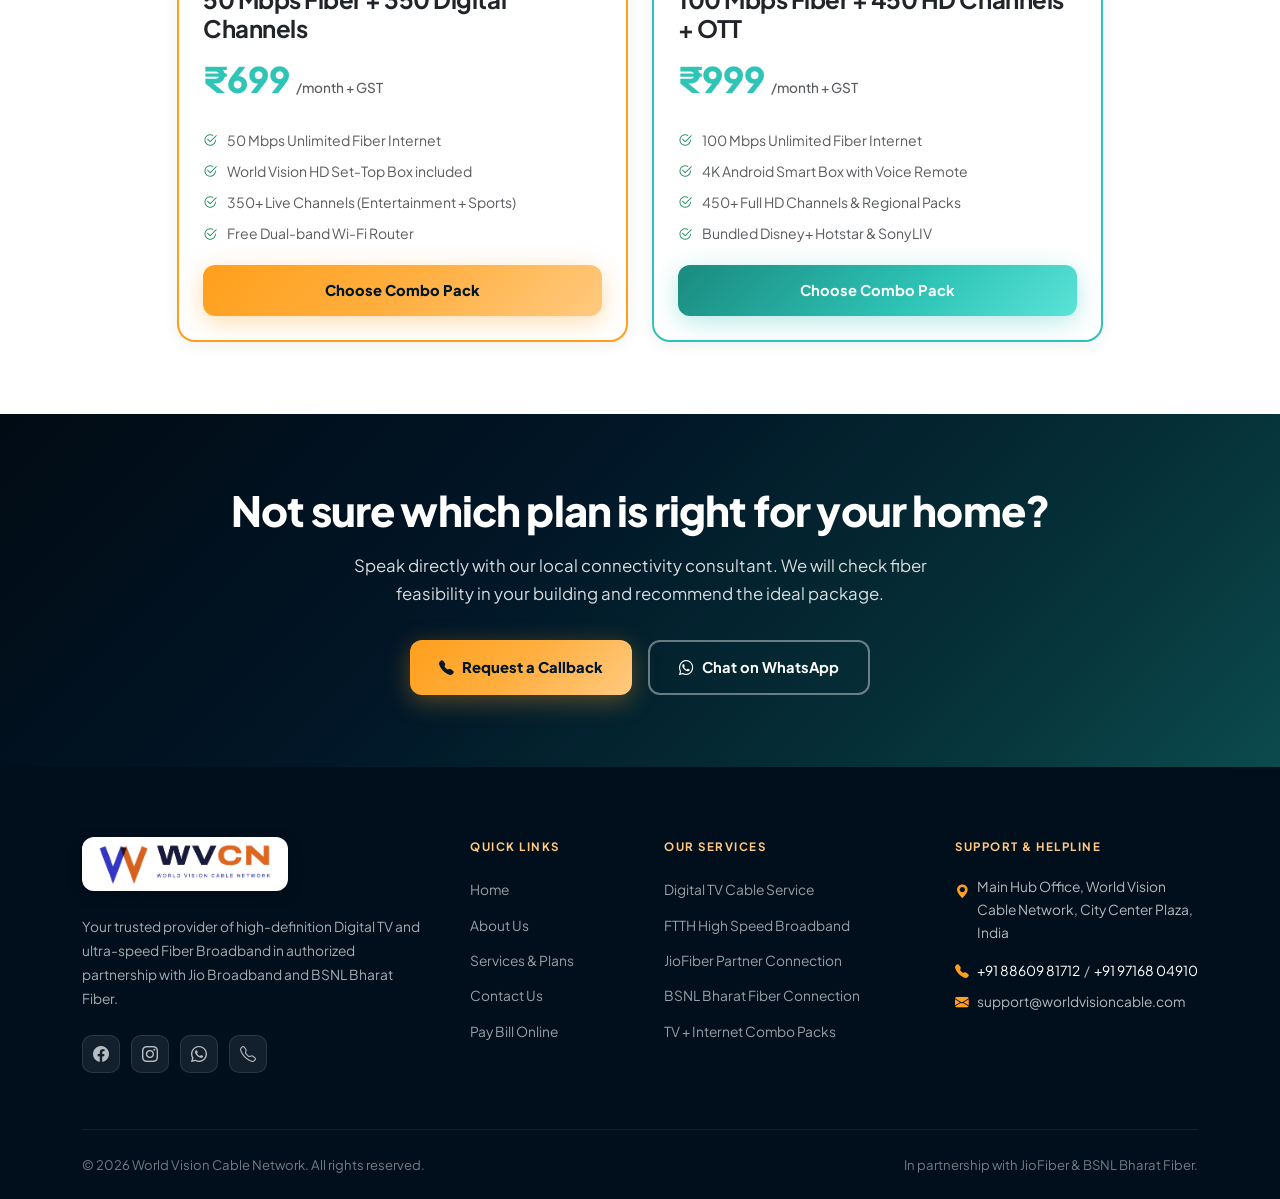
<file: testproject/services.html>
<!DOCTYPE html>
<html lang="en-IN">
<head>
  <meta charset="UTF-8">
  <meta name="viewport" content="width=device-width, initial-scale=1.0">
  <title>Services &amp; Plans - World Vision Cable Network | Digital TV, JioFiber &amp; BSNL Fiber</title>
  <meta name="description" content="Explore World Vision Cable Network services: 450+ Digital TV channels, High-speed Fiber Broadband, Jio Broadband partner plans, and BSNL Bharat Fiber.">

  <!-- Plus Jakarta Sans Google Font -->
  <link rel="preconnect" href="https://fonts.googleapis.com">
  <link rel="preconnect" href="https://fonts.gstatic.com" crossorigin>
  <link href="https://fonts.googleapis.com/css2?family=Plus+Jakarta+Sans:wght@300;400;500;600;700;800&display=swap" rel="stylesheet">

  <!-- Bootstrap 5.3 & Bootstrap Icons -->
  <link href="https://cdn.jsdelivr.net/npm/bootstrap@5.3.3/dist/css/bootstrap.min.css" rel="stylesheet">
  <link href="https://cdn.jsdelivr.net/npm/bootstrap-icons@1.11.3/font/bootstrap-icons.min.css" rel="stylesheet">

  <!-- Custom Style mimicking skymaxbroadband.com -->
  <link rel="stylesheet" href="css/style.css">
  <style>
    .service-nav-pills {
      display: flex;
      gap: 10px;
      justify-content: center;
      flex-wrap: wrap;
      margin-top: 1.5rem;
    }
    .service-nav-pill {
      background: rgba(255, 255, 255, 0.12);
      border: 1px solid rgba(255, 255, 255, 0.25);
      color: #fff;
      padding: 8px 18px;
      border-radius: 50px;
      font-size: 0.85rem;
      font-weight: 600;
      text-decoration: none;
      transition: all 0.2s;
    }
    .service-nav-pill:hover {
      background: var(--orange);
      border-color: var(--orange);
      color: #fff;
      transform: translateY(-2px);
    }
    .ott-badge-list {
      display: flex;
      gap: 6px;
      flex-wrap: wrap;
      margin-top: 8px;
    }
    .ott-chip {
      background: rgba(46, 196, 182, 0.12);
      border: 1px solid rgba(46, 196, 182, 0.28);
      color: #0d5e56;
      padding: 2px 8px;
      border-radius: 6px;
      font-size: 0.72rem;
      font-weight: 700;
    }
  </style>
</head>
<body>

  <!-- TOP BAR -->
  <div class="top-bar">
    <div class="container d-flex align-items-center justify-content-between flex-wrap gap-2">
      <div class="d-flex align-items-center gap-3 gap-md-4 flex-wrap">
        <a href="tel:+918860981712"><i class="bi bi-telephone-fill me-1" style="color:var(--orange-light)"></i> +91 88609 81712</a>
        <a href="tel:+919716804910"><i class="bi bi-telephone-fill me-1" style="color:var(--orange-light)"></i> +91 97168 04910</a>
        <a href="mailto:support@worldvisioncable.com"><i class="bi bi-envelope-fill me-1" style="color:var(--orange-light)"></i> support@worldvisioncable.com</a>
      </div>
      <div class="d-flex align-items-center gap-3">
        <span style="color:rgba(255,255,255,.65)"><i class="bi bi-clock-history me-1"></i> 24/7 Service Desk</span>
        <span class="network-badge"><span class="pulse-dot"></span> Network Live &amp; Stable</span>
      </div>
    </div>
  </div>

  <!-- NAVBAR -->
  <nav class="navbar navbar-expand-lg">
    <div class="container">
      <a class="navbar-brand py-0" href="index.html">
        <img src="images/logo.png" alt="World Vision Cable Network" class="navbar-logo" style="height:48px; width:auto; object-fit:contain;">
      </a>
      
      <button class="navbar-toggler border-0" type="button" data-bs-toggle="collapse" data-bs-target="#navMenu">
        <i class="bi bi-list fs-3" style="color:var(--dark)"></i>
      </button>

      <div class="collapse navbar-collapse" id="navMenu">
        <ul class="navbar-nav mx-auto">
          <li class="nav-item"><a class="nav-link" href="index.html">Home</a></li>
          <li class="nav-item dropdown">
            <a class="nav-link dropdown-toggle active" href="services.html" data-bs-toggle="dropdown">Services</a>
            <ul class="dropdown-menu">
              <li><a class="dropdown-item" href="#digital-tv"><i class="bi bi-tv-fill"></i>Digital TV Service</a></li>
              <li><a class="dropdown-item" href="#fiber-broadband"><i class="bi bi-wifi"></i>High-Speed Fiber</a></li>
              <li><a class="dropdown-item" href="#jio-broadband"><i class="bi bi-lightning-charge-fill"></i>JioFiber Partner Plans</a></li>
              <li><a class="dropdown-item" href="#bsnl-broadband"><i class="bi bi-globe2"></i>BSNL Bharat Fiber</a></li>
              <li><a class="dropdown-item" href="#combo-plans"><i class="bi bi-layers-fill"></i>TV + Fiber Combos</a></li>
            </ul>
          </li>
          <li class="nav-item"><a class="nav-link" href="about.html">About Us</a></li>
          <li class="nav-item"><a class="nav-link" href="contact.html">Contact</a></li>
        </ul>

        <div class="d-flex align-items-center gap-2 mt-2 mt-lg-0">
          <a href="contact.html#quick-pay" class="btn-nav-login"><i class="bi bi-credit-card me-1"></i> Quick Pay</a>
          <a href="contact.html" class="btn-nav-primary"><i class="bi bi-lightning-fill me-1"></i> Book Connection</a>
        </div>
      </div>
    </div>
  </nav>

  <!-- PAGE HERO -->
  <header class="page-hero">
    <div class="page-hero-orb" style="width:420px; height:420px; top:-100px; right:-50px;"></div>
    <div class="container text-center" style="position:relative; z-index:2;">
      <div class="section-eyebrow eyebrow-light mx-auto"><i class="bi bi-cpu-fill"></i> Complete Connectivity &amp; Entertainment</div>
      <h1>Tailored Digital TV &amp; <span class="accent-orange">Fiber Broadband Plans</span></h1>
      <p class="lead mx-auto">
        Choose from high-definition digital cable broadcasting, dedicated optical fiber internet, or all-in-one smart bundles powered by Jio and BSNL.
      </p>
      
      <!-- Quick Anchor Pills -->
      <div class="service-nav-pills">
        <a href="#digital-tv" class="service-nav-pill"><i class="bi bi-tv me-1"></i> Digital TV Cable</a>
        <a href="#fiber-broadband" class="service-nav-pill"><i class="bi bi-wifi me-1"></i> World Vision Fiber</a>
        <a href="#jio-broadband" class="service-nav-pill"><i class="bi bi-lightning-charge me-1"></i> JioFiber Partner Plans</a>
        <a href="#bsnl-broadband" class="service-nav-pill"><i class="bi bi-globe me-1"></i> BSNL Bharat Fiber</a>
        <a href="#combo-plans" class="service-nav-pill"><i class="bi bi-gift me-1"></i> Super Saver Combos</a>
      </div>
    </div>
  </header>

  <!-- PARTNER STRIP -->
  <section class="partner-strip">
    <div class="container">
      <div class="row align-items-center justify-content-center g-3 text-center">
        <div class="col-12 col-md-auto">
          <span style="font-weight:700; font-size:0.85rem; color:var(--muted); text-transform:uppercase; letter-spacing:1px;">
            Dual National Backbone Partners:
          </span>
        </div>
        <div class="col-auto">
          <div class="partner-card">
            <div class="partner-badge-icon badge-jio">J</div>
            <div class="text-start">
              <div style="font-weight:800; font-size:0.95rem; color:var(--dark);">JioFiber Authorized</div>
              <div style="font-size:0.75rem; color:var(--muted);">Gigabit Optical + 16 OTT Apps</div>
            </div>
          </div>
        </div>
        <div class="col-auto">
          <div class="partner-card">
            <div class="partner-badge-icon badge-bsnl">B</div>
            <div class="text-start">
              <div style="font-weight:800; font-size:0.95rem; color:var(--dark);">BSNL Bharat Fiber</div>
              <div style="font-size:0.75rem; color:var(--muted);">National Telecom Infrastructure</div>
            </div>
          </div>
        </div>
      </div>
    </div>
  </section>

  <!-- 1. DIGITAL TV SERVICE -->
  <section id="digital-tv" class="py-5">
    <div class="container py-lg-4">
      <div class="row align-items-center g-5 mb-5">
        <div class="col-lg-6">
          <div class="section-eyebrow"><i class="bi bi-tv"></i> Television Redefined</div>
          <h2 class="section-title">450+ Channels in <span style="color:var(--orange);">Stunning High Definition</span></h2>
          <p style="color:var(--muted); font-size:0.98rem; line-height:1.8;">
            Experience unparalleled digital picture clarity, vibrant colors, and theater-grade Dolby Digital surround sound. World Vision Cable Network brings your family the best of live sports, blockbuster movies, regional programs, news, and kids entertainment without weather interruptions.
          </p>
          <div class="row g-3 mt-2">
            <div class="col-sm-6">
              <div class="feature-card p-3">
                <i class="bi bi-display fs-3 text-primary mb-2 d-block"></i>
                <h6 class="fw-bold mb-1">Full 1080p HD</h6>
                <p class="small text-muted mb-0">Crystal-clear digital transmission without signal loss.</p>
              </div>
            </div>
            <div class="col-sm-6">
              <div class="feature-card p-3">
                <i class="bi bi-volume-up-fill fs-3 text-warning mb-2 d-block"></i>
                <h6 class="fw-bold mb-1">Dolby Digital Audio</h6>
                <p class="small text-muted mb-0">Multi-channel cinematic sound for immersive viewing.</p>
              </div>
            </div>
            <div class="col-sm-6">
              <div class="feature-card p-3">
                <i class="bi bi-translate fs-3 text-success mb-2 d-block"></i>
                <h6 class="fw-bold mb-1">Regional Language Packs</h6>
                <p class="small text-muted mb-0">Hindi, Punjabi, Bhojpuri, Marathi, Tamil &amp; more.</p>
              </div>
            </div>
            <div class="col-sm-6">
              <div class="feature-card p-3">
                <i class="bi bi-record-circle fs-3 text-danger mb-2 d-block"></i>
                <h6 class="fw-bold mb-1">Interactive EPG Guide</h6>
                <p class="small text-muted mb-0">7-day schedule guide &amp; USB recording capability.</p>
              </div>
            </div>
          </div>
        </div>

        <div class="col-lg-6">
          <div class="bg-white rounded-4 p-4 p-md-5 border shadow-sm">
            <div class="d-flex align-items-center justify-content-between mb-4">
              <h4 class="fw-bold mb-0 text-dark">Digital Set-Top Box Options</h4>
              <span class="badge bg-primary px-3 py-2 rounded-pill">1 Year Warranty</span>
            </div>
            
            <div class="border rounded-3 p-3 mb-3 bg-light">
              <div class="d-flex justify-content-between align-items-center">
                <div class="fw-bold text-dark">World Vision HD Standard Box</div>
                <div class="fw-bold text-primary">₹999 <small class="text-muted">one-time</small></div>
              </div>
              <p class="small text-muted mb-0 mt-1">HDMI &amp; AV compatibility, fast channel surf, parental lock, universal remote control.</p>
            </div>

            <div class="border rounded-3 p-3 mb-4 bg-light" style="border-color:var(--orange) !important;">
              <div class="d-flex justify-content-between align-items-center">
                <div class="fw-bold text-dark">World Vision 4K Android Smart Box</div>
                <div class="fw-bold text-success">₹1,999 <small class="text-muted">one-time</small></div>
              </div>
              <p class="small text-muted mb-0 mt-1">Converts regular TV into Smart TV with YouTube, Netflix, Disney+ Hotstar, Google Voice Remote.</p>
            </div>

            <h5 class="fw-bold text-dark mb-3">Popular Monthly Channel Packs:</h5>
            <div class="d-flex justify-content-between py-2 border-bottom">
              <span class="text-muted">Silver Entertainment Pack (250 Channels)</span>
              <span class="fw-bold text-dark">₹249/mo</span>
            </div>
            <div class="d-flex justify-content-between py-2 border-bottom">
              <span class="text-muted">Gold Sports &amp; Movies Pack (350 Channels)</span>
              <span class="fw-bold text-dark">₹349/mo</span>
            </div>
            <div class="d-flex justify-content-between py-2 border-bottom">
              <span class="text-muted">Platinum All-HD Family Pack (450+ Channels)</span>
              <span class="fw-bold text-dark">₹449/mo</span>
            </div>

            <a href="contact.html" class="btn-primary-gradient w-100 mt-4 text-center">
              <i class="bi bi-box-seam me-1"></i> Order Set-Top Box Today
            </a>
          </div>
        </div>
      </div>
    </div>
  </section>

  <!-- 2. WORLD VISION FIBER BROADBAND -->
  <section id="fiber-broadband" class="py-5" style="background:var(--gray);">
    <div class="container py-lg-4">
      <div class="text-center mb-5">
        <div class="section-eyebrow"><i class="bi bi-speedometer2"></i> Pure Optical FTTH</div>
        <h2 class="section-title">World Vision High-Speed Fiber Plans</h2>
        <p class="section-subtitle">Dedicated 100% optical fiber direct to your home. Enjoy symmetrical speeds, zero latency, and truly unlimited bandwidth.</p>
      </div>

      <div class="row g-4">
        <!-- 50 Mbps -->
        <div class="col-md-6 col-lg-3">
          <div class="plan-card">
            <span class="badge bg-light text-dark align-self-start py-2 px-3 rounded-pill fw-bold">Essential</span>
            <div class="plan-speed">50 <small style="font-size:1.1rem; color:var(--muted); font-weight:600;">Mbps</small></div>
            <div class="plan-price">₹499 <small>/month</small></div>
            <div class="small text-muted mt-1">+ applicable GST</div>
            <ul class="plan-features">
              <li><i class="bi bi-check-circle-fill"></i> Symmetrical 50 Mbps Upload &amp; Download</li>
              <li><i class="bi bi-check-circle-fill"></i> Truly Unlimited Data (No FUP)</li>
              <li><i class="bi bi-check-circle-fill"></i> Free Wi-Fi Router on 6-Month Plan</li>
              <li><i class="bi bi-check-circle-fill"></i> Ideal for 3-4 devices &amp; Full HD streaming</li>
            </ul>
            <a href="contact.html?plan=wv50" class="btn-outline-custom w-100">Select Plan</a>
          </div>
        </div>

        <!-- 100 Mbps -->
        <div class="col-md-6 col-lg-3">
          <div class="plan-card featured">
            <div class="plan-ribbon">⭐ Most Popular</div>
            <span class="badge bg-primary text-white align-self-start py-2 px-3 rounded-pill fw-bold mt-2">Family Choice</span>
            <div class="plan-speed">100 <small style="font-size:1.1rem; color:var(--muted); font-weight:600;">Mbps</small></div>
            <div class="plan-price">₹699 <small>/month</small></div>
            <div class="small text-muted mt-1">+ applicable GST</div>
            <ul class="plan-features">
              <li><i class="bi bi-check-circle-fill"></i> Symmetrical 100 Mbps Speeds</li>
              <li><i class="bi bi-check-circle-fill"></i> Truly Unlimited Data (No caps)</li>
              <li><i class="bi bi-check-circle-fill"></i> Free Dual-Band (2.4/5GHz) Router</li>
              <li><i class="bi bi-check-circle-fill"></i> 4K UHD Streaming + Work From Home</li>
            </ul>
            <a href="contact.html?plan=wv100" class="btn-primary-gradient w-100">Select Plan</a>
          </div>
        </div>

        <!-- 200 Mbps -->
        <div class="col-md-6 col-lg-3">
          <div class="plan-card">
            <span class="badge bg-light text-dark align-self-start py-2 px-3 rounded-pill fw-bold">Turbo Speed</span>
            <div class="plan-speed">200 <small style="font-size:1.1rem; color:var(--muted); font-weight:600;">Mbps</small></div>
            <div class="plan-price">₹999 <small>/month</small></div>
            <div class="small text-muted mt-1">+ applicable GST</div>
            <ul class="plan-features">
              <li><i class="bi bi-check-circle-fill"></i> Symmetrical 200 Mbps Speeds</li>
              <li><i class="bi bi-check-circle-fill"></i> Truly Unlimited Bandwidth</li>
              <li><i class="bi bi-check-circle-fill"></i> Free Dual-Band Gigabit Router</li>
              <li><i class="bi bi-check-circle-fill"></i> Low-Ping Online Gaming &amp; Multi-TV 4K</li>
            </ul>
            <a href="contact.html?plan=wv200" class="btn-outline-custom w-100">Select Plan</a>
          </div>
        </div>

        <!-- 300 Mbps -->
        <div class="col-md-6 col-lg-3">
          <div class="plan-card">
            <span class="badge bg-light text-dark align-self-start py-2 px-3 rounded-pill fw-bold">Power User</span>
            <div class="plan-speed">300 <small style="font-size:1.1rem; color:var(--muted); font-weight:600;">Mbps</small></div>
            <div class="plan-price">₹1,499 <small>/month</small></div>
            <div class="small text-muted mt-1">+ applicable GST</div>
            <ul class="plan-features">
              <li><i class="bi bi-check-circle-fill"></i> Ultra-Fast 300 Mbps Optical Speed</li>
              <li><i class="bi bi-check-circle-fill"></i> Unmetered Commercial / Home Data</li>
              <li><i class="bi bi-check-circle-fill"></i> Premium Wi-Fi 6 Router on Annual Sub</li>
              <li><i class="bi bi-check-circle-fill"></i> Priority 24/7 Dedicated Support Desk</li>
            </ul>
            <a href="contact.html?plan=wv300" class="btn-outline-custom w-100">Select Plan</a>
          </div>
        </div>
      </div>
    </div>
  </section>

  <!-- 3. JIO BROADBAND PARTNER PLANS -->
  <section id="jio-broadband" class="py-5">
    <div class="container py-lg-4">
      <div class="p-4 p-md-5 rounded-4" style="background:linear-gradient(135deg, #010B14 0%, #011627 50%, #08343B 100%); color:#fff; position:relative; overflow:hidden;">
        <div class="row align-items-center g-4">
          <div class="col-lg-8">
            <div class="d-flex align-items-center gap-3 mb-3">
              <span class="badge bg-danger px-3 py-2 fw-bold text-uppercase">Authorized Delivery Partner</span>
              <span style="color:var(--light-sea-green); font-weight:700;"><i class="bi bi-shield-fill-check"></i> Reliance Jio Infocomm</span>
            </div>
            <h2 style="color:#fff; font-weight:800; font-size:clamp(1.8rem, 3.5vw, 2.7rem);">
              JioFiber Smart Broadband with 16+ OTT Apps
            </h2>
            <p style="color:rgba(255,255,255,0.85); font-size:1.02rem; max-width:680px; line-height:1.7;">
              Get the power of JioFiber's nationwide gigabit fiber network combined with World Vision's express doorstep installation and local support. Includes the 4K Jio Smart Set-Top Box with subscriptions to India's top OTT applications.
            </p>
          </div>
          <div class="col-lg-4 text-lg-end">
            <a href="contact.html?service=jio" class="btn-primary-gradient py-3 px-4">
              <i class="bi bi-lightning-charge-fill me-1"></i> Apply for JioFiber
            </a>
          </div>
        </div>

        <div class="row g-4 mt-3">
          <!-- Jio 30 Mbps -->
          <div class="col-md-4">
            <div class="bg-white text-dark rounded-4 p-4 h-100 d-flex flex-column">
              <span class="badge bg-primary text-white align-self-start px-2 py-1 mb-2">Jio Voice + Net</span>
              <h4 class="fw-bold mb-1">30 Mbps JioFiber</h4>
              <div class="plan-price my-2">₹399 <small class="text-muted">/month</small></div>
              <ul class="list-unstyled small text-muted my-3 flex-grow-1">
                <li class="py-1"><i class="bi bi-check2 text-success me-1"></i> 30 Mbps Symmetrical Speed</li>
                <li class="py-1"><i class="bi bi-check2 text-success me-1"></i> Truly Unlimited Data</li>
                <li class="py-1"><i class="bi bi-check2 text-success me-1"></i> Free Unlimited Voice Calling</li>
                <li class="py-1"><i class="bi bi-check2 text-success me-1"></i> Free Wi-Fi Router included</li>
              </ul>
              <a href="contact.html?plan=jio30" class="btn-outline-custom w-100 text-center">Book Connection</a>
            </div>
          </div>

          <!-- Jio 100 Mbps -->
          <div class="col-md-4">
            <div class="bg-white text-dark rounded-4 p-4 h-100 d-flex flex-column border border-warning" style="border-width:2px !important;">
              <span class="badge bg-warning text-dark align-self-start px-2 py-1 mb-2 fw-bold">🔥 Jio Entertainment</span>
              <h4 class="fw-bold mb-1">100 Mbps JioFiber</h4>
              <div class="plan-price my-2 text-primary">₹699 <small class="text-muted">/month</small></div>
              <div class="ott-badge-list mb-2">
                <span class="ott-chip">JioCinema</span>
                <span class="ott-chip">SonyLIV</span>
                <span class="ott-chip">Zee5</span>
                <span class="ott-chip">+3 More</span>
              </div>
              <ul class="list-unstyled small text-muted my-3 flex-grow-1">
                <li class="py-1"><i class="bi bi-check2 text-success me-1"></i> 100 Mbps High Speed Internet</li>
                <li class="py-1"><i class="bi bi-check2 text-success me-1"></i> 4K Jio Smart Set-Top Box</li>
                <li class="py-1"><i class="bi bi-check2 text-success me-1"></i> 6 Premium OTT Apps included</li>
                <li class="py-1"><i class="bi bi-check2 text-success me-1"></i> 400+ Live TV Channels on Box</li>
              </ul>
              <a href="contact.html?plan=jio100" class="btn-primary-gradient w-100 text-center">Book Connection</a>
            </div>
          </div>

          <!-- Jio 150 Mbps -->
          <div class="col-md-4">
            <div class="bg-white text-dark rounded-4 p-4 h-100 d-flex flex-column">
              <span class="badge bg-success text-white align-self-start px-2 py-1 mb-2">⭐ All OTT Included</span>
              <h4 class="fw-bold mb-1">150 Mbps JioFiber</h4>
              <div class="plan-price my-2">₹999 <small class="text-muted">/month</small></div>
              <div class="ott-badge-list mb-2">
                <span class="ott-chip">Disney+ Hotstar</span>
                <span class="ott-chip">Prime Video</span>
                <span class="ott-chip">SonyLIV</span>
                <span class="ott-chip">+13 More</span>
              </div>
              <ul class="list-unstyled small text-muted my-3 flex-grow-1">
                <li class="py-1"><i class="bi bi-check2 text-success me-1"></i> 150 Mbps Symmetrical Speed</li>
                <li class="py-1"><i class="bi bi-check2 text-success me-1"></i> 16 Top OTT Applications</li>
                <li class="py-1"><i class="bi bi-check2 text-success me-1"></i> Free 4K Smart Box + Voice Remote</li>
                <li class="py-1"><i class="bi bi-check2 text-success me-1"></i> 550+ Digital TV Channels</li>
              </ul>
              <a href="contact.html?plan=jio150" class="btn-outline-custom w-100 text-center">Book Connection</a>
            </div>
          </div>
        </div>
      </div>
    </div>
  </section>

  <!-- 4. BSNL BHARAT FIBER ALLIANCE PLANS -->
  <section id="bsnl-broadband" class="py-5" style="background:var(--gray);">
    <div class="container py-lg-4">
      <div class="p-4 p-md-5 rounded-4 bg-white border shadow-sm">
        <div class="row align-items-center g-4 mb-4">
          <div class="col-lg-8">
            <div class="d-flex align-items-center gap-2 mb-2">
              <div class="partner-badge-icon badge-bsnl">B</div>
              <span class="fw-bold text-uppercase" style="color:var(--bsnl-blue); font-size:0.85rem; letter-spacing:1px;">
                BSNL Bharat Fiber (FTTH) Official Channel Partner
              </span>
            </div>
            <h2 class="section-title mb-2">National Trust. Unbeatable Reach.</h2>
            <p style="color:var(--muted); line-height:1.75; font-size:0.96rem; margin-bottom:0;">
              Leveraging the most comprehensive optical fiber network across India. BSNL Bharat Fiber offers government-grade stability, dedicated peering with Indian content networks, enterprise leased line options, and 24x7 free voice calling to any network in India.
            </p>
          </div>
          <div class="col-lg-4 text-lg-end">
            <a href="contact.html?service=bsnl" class="btn-blue-gradient py-3 px-4">
              <i class="bi bi-telephone-fill me-1"></i> Apply for BSNL Fiber
            </a>
          </div>
        </div>

        <div class="row g-4 mt-2">
          <!-- BSNL 60 Mbps -->
          <div class="col-md-4">
            <div class="feature-card h-100 d-flex flex-column">
              <span class="badge bg-secondary text-white align-self-start px-2 py-1 mb-2">Bharat Fiber Basic+</span>
              <h4 class="fw-bold">60 Mbps Speed</h4>
              <div class="plan-price my-2">₹599 <small class="text-muted">/month</small></div>
              <p class="small text-muted mb-3">Up to 3300 GB data per month, followed by unlimited at 4 Mbps.</p>
              <ul class="list-unstyled small text-muted mb-4 flex-grow-1">
                <li class="py-1"><i class="bi bi-check2 text-primary me-1"></i> 60 Mbps high-speed internet</li>
                <li class="py-1"><i class="bi bi-check2 text-primary me-1"></i> 24/7 Unlimited calls to ANY network</li>
                <li class="py-1"><i class="bi bi-check2 text-primary me-1"></i> Free optical fiber ONT router</li>
                <li class="py-1"><i class="bi bi-check2 text-primary me-1"></i> 99.9% network reliability</li>
              </ul>
              <a href="contact.html?plan=bsnl60" class="btn-outline-custom w-100 text-center">Book BSNL Plan</a>
            </div>
          </div>

          <!-- BSNL 100 Mbps SuperStar -->
          <div class="col-md-4">
            <div class="feature-card h-100 d-flex flex-column border-primary" style="border-width:2px !important;">
              <span class="badge bg-primary text-white align-self-start px-2 py-1 mb-2">Bharat SuperStar Premium</span>
              <h4 class="fw-bold">100 Mbps Speed</h4>
              <div class="plan-price my-2 text-primary">₹799 <small class="text-muted">/month</small></div>
              <div class="ott-badge-list mb-2">
                <span class="ott-chip">Disney+ Hotstar Super</span>
                <span class="ott-chip">SonyLIV</span>
                <span class="ott-chip">YuppTV</span>
              </div>
              <ul class="list-unstyled small text-muted my-3 flex-grow-1">
                <li class="py-1"><i class="bi bi-check2 text-primary me-1"></i> 100 Mbps blazing speed (4000 GB)</li>
                <li class="py-1"><i class="bi bi-check2 text-primary me-1"></i> Bundled Premium OTT subscriptions</li>
                <li class="py-1"><i class="bi bi-check2 text-primary me-1"></i> Unlimited free local &amp; STD calls</li>
                <li class="py-1"><i class="bi bi-check2 text-primary me-1"></i> Ideal for families with multi-screens</li>
              </ul>
              <a href="contact.html?plan=bsnl100" class="btn-blue-gradient w-100 text-center">Book BSNL Plan</a>
            </div>
          </div>

          <!-- BSNL 200 Mbps Ultra -->
          <div class="col-md-4">
            <div class="feature-card h-100 d-flex flex-column">
              <span class="badge bg-secondary text-white align-self-start px-2 py-1 mb-2">Bharat Fiber Enterprise</span>
              <h4 class="fw-bold">200 Mbps Speed</h4>
              <div class="plan-price my-2">₹1,199 <small class="text-muted">/month</small></div>
              <p class="small text-muted mb-3">Up to 5000 GB high-capacity data + optional Static IP.</p>
              <ul class="list-unstyled small text-muted mb-4 flex-grow-1">
                <li class="py-1"><i class="bi bi-check2 text-primary me-1"></i> 200 Mbps optical symmetrical speed</li>
                <li class="py-1"><i class="bi bi-check2 text-primary me-1"></i> Static IP available for commercial/CCTV</li>
                <li class="py-1"><i class="bi bi-check2 text-primary me-1"></i> Unlimited voice calling across India</li>
                <li class="py-1"><i class="bi bi-check2 text-primary me-1"></i> Priority enterprise restoration SLA</li>
              </ul>
              <a href="contact.html?plan=bsnl200" class="btn-outline-custom w-100 text-center">Book BSNL Plan</a>
            </div>
          </div>
        </div>
      </div>
    </div>
  </section>

  <!-- 5. COMBO PLANS (DIGITAL TV + BROADBAND) -->
  <section id="combo-plans" class="py-5">
    <div class="container py-lg-4 text-center">
      <div class="section-eyebrow"><i class="bi bi-tags-fill"></i> Best Value Bundles</div>
      <h2 class="section-title">One Bill. One Connection. <span style="color:var(--orange);">Maximum Savings.</span></h2>
      <p class="section-subtitle">Combine your World Vision Digital TV Cable connection with High-Speed Fiber Internet and save up to 25% on your monthly bill.</p>

      <div class="row g-4 text-start justify-content-center">
        <div class="col-md-6 col-lg-5">
          <div class="feature-card p-4 border border-warning" style="border-width:2px !important;">
            <div class="d-flex justify-content-between align-items-center mb-3">
              <span class="badge bg-warning text-dark fw-bold px-3 py-1">All-in-One Home Pack</span>
              <span class="text-success fw-bold"><i class="bi bi-check-circle-fill"></i> Save ₹250/mo</span>
            </div>
            <h4 class="fw-bold text-dark">50 Mbps Fiber + 350 Digital Channels</h4>
            <div class="plan-price my-2 text-primary">₹699 <small class="text-muted">/month + GST</small></div>
            <ul class="list-unstyled small text-muted my-3">
              <li class="py-1"><i class="bi bi-check2-circle text-success me-2"></i> 50 Mbps Unlimited Fiber Internet</li>
              <li class="py-1"><i class="bi bi-check2-circle text-success me-2"></i> World Vision HD Set-Top Box included</li>
              <li class="py-1"><i class="bi bi-check2-circle text-success me-2"></i> 350+ Live Channels (Entertainment + Sports)</li>
              <li class="py-1"><i class="bi bi-check2-circle text-success me-2"></i> Free Dual-band Wi-Fi Router</li>
            </ul>
            <a href="contact.html?combo=home50" class="btn-primary-gradient w-100 text-center">Choose Combo Pack</a>
          </div>
        </div>

        <div class="col-md-6 col-lg-5">
          <div class="feature-card p-4 border border-primary" style="border-width:2px !important;">
            <div class="d-flex justify-content-between align-items-center mb-3">
              <span class="badge bg-primary text-white fw-bold px-3 py-1">Premium 4K Smart Combo</span>
              <span class="text-success fw-bold"><i class="bi bi-check-circle-fill"></i> Save ₹400/mo</span>
            </div>
            <h4 class="fw-bold text-dark">100 Mbps Fiber + 450 HD Channels + OTT</h4>
            <div class="plan-price my-2 text-primary">₹999 <small class="text-muted">/month + GST</small></div>
            <ul class="list-unstyled small text-muted my-3">
              <li class="py-1"><i class="bi bi-check2-circle text-success me-2"></i> 100 Mbps Unlimited Fiber Internet</li>
              <li class="py-1"><i class="bi bi-check2-circle text-success me-2"></i> 4K Android Smart Box with Voice Remote</li>
              <li class="py-1"><i class="bi bi-check2-circle text-success me-2"></i> 450+ Full HD Channels &amp; Regional Packs</li>
              <li class="py-1"><i class="bi bi-check2-circle text-success me-2"></i> Bundled Disney+ Hotstar &amp; SonyLIV</li>
            </ul>
            <a href="contact.html?combo=smart100" class="btn-blue-gradient w-100 text-center">Choose Combo Pack</a>
          </div>
        </div>
      </div>
    </div>
  </section>

  <!-- CTA BANNER -->
  <section class="py-5" style="background:var(--grad-hero); color:#fff; position:relative; overflow:hidden;">
    <div class="container text-center py-4" style="position:relative; z-index:2;">
      <h2 style="font-weight:800; color:#fff; margin-bottom:1rem; font-size:clamp(1.9rem, 3.5vw, 2.6rem);">
        Not sure which plan is right for your home?
      </h2>
      <p style="color:rgba(255,255,255,0.85); font-size:1.05rem; max-width:620px; margin:0 auto 2rem;">
        Speak directly with our local connectivity consultant. We will check fiber feasibility in your building and recommend the ideal package.
      </p>
      <div class="d-flex justify-content-center gap-3 flex-wrap">
        <a href="contact.html" class="btn-primary-gradient"><i class="bi bi-telephone-fill"></i> Request a Callback</a>
        <a href="https://wa.me/918860981712" class="btn-outline-custom" style="border-color:rgba(255,255,255,0.4); color:#fff;"><i class="bi bi-whatsapp"></i> Chat on WhatsApp</a>
      </div>
    </div>
  </section>

  <!-- FOOTER -->
  <footer>
    <div class="container">
      <div class="row g-5">
        <!-- Brand Info -->
        <div class="col-lg-4">
          <div class="mb-3">
            <div style="background:#fff; display:inline-block; border-radius:12px; padding:6px 16px; box-shadow:0 4px 15px rgba(0,0,0,0.2);">
              <img src="images/logo.png" alt="World Vision Cable Network" style="height:42px; width:auto; display:block;">
            </div>
          </div>
          <p style="font-size:0.86rem; color:rgba(255,255,255,0.65); line-height:1.75; margin-bottom:1.5rem;">
            Your trusted provider of high-definition Digital TV and ultra-speed Fiber Broadband in authorized partnership with Jio Broadband and BSNL Bharat Fiber.
          </p>
          <div class="footer-social">
            <a href="#"><i class="bi bi-facebook"></i></a>
            <a href="#"><i class="bi bi-instagram"></i></a>
            <a href="https://wa.me/918860981712"><i class="bi bi-whatsapp"></i></a>
            <a href="tel:+918860981712"><i class="bi bi-telephone"></i></a>
          </div>
        </div>

        <!-- Quick Links -->
        <div class="col-sm-6 col-lg-2">
          <div class="footer-heading">Quick Links</div>
          <ul class="footer-links">
            <li><a href="index.html">Home</a></li>
            <li><a href="about.html">About Us</a></li>
            <li><a href="services.html">Services &amp; Plans</a></li>
            <li><a href="contact.html">Contact Us</a></li>
            <li><a href="contact.html#quick-pay">Pay Bill Online</a></li>
          </ul>
        </div>

        <!-- Services -->
        <div class="col-sm-6 col-lg-3">
          <div class="footer-heading">Our Services</div>
          <ul class="footer-links">
            <li><a href="#digital-tv">Digital TV Cable Service</a></li>
            <li><a href="#fiber-broadband">FTTH High Speed Broadband</a></li>
            <li><a href="#jio-broadband">JioFiber Partner Connection</a></li>
            <li><a href="#bsnl-broadband">BSNL Bharat Fiber Connection</a></li>
            <li><a href="#combo-plans">TV + Internet Combo Packs</a></li>
          </ul>
        </div>

        <!-- Contact Support -->
        <div class="col-lg-3">
          <div class="footer-heading">Support &amp; Helpline</div>
          <div class="d-flex align-items-start gap-2 mb-3" style="font-size:0.86rem; color:rgba(255,255,255,0.7);">
            <i class="bi bi-geo-alt-fill text-warning mt-1"></i>
            <div>Main Hub Office, World Vision Cable Network, City Center Plaza, India</div>
          </div>
          <div class="d-flex align-items-center gap-2 mb-2" style="font-size:0.86rem; color:rgba(255,255,255,0.7);">
            <i class="bi bi-telephone-fill text-warning"></i>
            <div>
              <a href="tel:+918860981712" class="text-white text-decoration-none">+91 88609 81712</a> &nbsp;/&nbsp;
              <a href="tel:+919716804910" class="text-white text-decoration-none">+91 97168 04910</a>
            </div>
          </div>
          <div class="d-flex align-items-center gap-2" style="font-size:0.86rem; color:rgba(255,255,255,0.7);">
            <i class="bi bi-envelope-fill text-warning"></i>
            <div>support@worldvisioncable.com</div>
          </div>
        </div>
      </div>

      <div class="footer-bottom d-flex justify-content-between align-items-center flex-wrap gap-2">
        <div>&copy; 2026 World Vision Cable Network. All rights reserved.</div>
        <div>In partnership with JioFiber &amp; BSNL Bharat Fiber.</div>
      </div>
    </div>
  </footer>

  <!-- Bootstrap JS -->
  <script src="https://cdn.jsdelivr.net/npm/bootstrap@5.3.3/dist/js/bootstrap.bundle.min.js"></script>
</body>
</html>
</file>
<file: css/style.css>
/* ==========================================================================
   World Vision Cable Network - Stylesheet
   Design System Inspired by skymaxbroadband.com
   Typography: Plus Jakarta Sans
   Palette: Deep Navy (#032C60), Sky Blue (#0D74C7), Radiant Orange (#FE6C0A)
   ========================================================================== */

:root {
  /* Primary Blues */
  --blue-dark: #032C60;
  --blue: #0D74C7;
  --blue-mid: #04ACF7;
  --blue-light: #6FD0FF;

  /* Radiant Oranges */
  --orange: #FE6C0A;
  --orange-mid: #FF8C00;
  --orange-dark: #E65100;
  --orange-light: #FFAB76;

  /* Partner Colors */
  --jio-blue: #0a2885;
  --bsnl-blue: #004b87;
  --bsnl-red: #d32f2f;

  /* Neutrals & Dark tones */
  --dark: #071D42;
  --dark-footer: #060E24;
  --white: #ffffff;
  --gray: #F4F7FC;
  --mid: #DDE5F0;
  --text: #0D1B3E;
  --muted: #4A6380;

  /* Semantics */
  --success: #059669;
  --warning: #D97706;
  --danger: #DC2626;

  /* Gradients */
  --grad-blue: linear-gradient(135deg, var(--blue-dark) 0%, var(--blue) 55%, var(--blue-mid) 100%);
  --grad-orange: linear-gradient(135deg, var(--orange-dark) 0%, var(--orange) 55%, var(--orange-mid) 100%);
  --grad-mixed: linear-gradient(135deg, var(--blue-dark) 0%, var(--blue) 40%, var(--orange) 80%, var(--orange-mid) 100%);
  --grad-hero: linear-gradient(135deg, #04122E 0%, var(--blue-dark) 30%, var(--blue) 65%, #1683D4 100%);

  /* Shadows & Layout */
  --shadow-sm: 0 2px 16px rgba(3, 44, 96, 0.08);
  --shadow-md: 0 8px 36px rgba(3, 44, 96, 0.12);
  --shadow-lg: 0 20px 60px rgba(3, 44, 96, 0.18);
  --shadow-orange: 0 6px 24px rgba(254, 108, 10, 0.35);
  --radius: 18px;
  --radius-sm: 10px;
  --transition: 0.3s cubic-bezier(0.4, 0, 0.2, 1);
}

* {
  box-sizing: border-box;
}

body {
  font-family: 'Plus Jakarta Sans', -apple-system, BlinkMacSystemFont, 'Segoe UI', Roboto, sans-serif;
  color: var(--text);
  background-color: #fff;
  line-height: 1.65;
  overflow-x: hidden;
  margin: 0;
  padding: 0;
}

h1, h2, h3, h4, h5, h6 {
  color: var(--dark);
  font-weight: 700;
  letter-spacing: -0.02em;
}

a {
  color: var(--blue);
  text-decoration: none;
  transition: all var(--transition);
}

a:hover {
  color: var(--orange);
}

/* ==========================================================================
   TOP BAR
   ========================================================================== */
.top-bar {
  background: var(--blue-dark);
  color: rgba(255, 255, 255, 0.85);
  padding: 8px 0;
  font-size: 0.82rem;
  font-weight: 500;
  border-bottom: 1px solid rgba(255, 255, 255, 0.08);
}

.top-bar a {
  color: rgba(255, 255, 255, 0.85);
  text-decoration: none;
  display: inline-flex;
  align-items: center;
  transition: color 0.2s;
}

.top-bar a:hover {
  color: var(--orange-light);
}

.network-badge {
  background: rgba(254, 108, 10, 0.2);
  color: var(--orange-light);
  padding: 3px 12px;
  border-radius: 20px;
  font-weight: 700;
  font-size: 0.72rem;
  display: inline-flex;
  align-items: center;
  gap: 5px;
}

.pulse-dot {
  width: 7px;
  height: 7px;
  background: var(--orange);
  border-radius: 50%;
  box-shadow: 0 0 8px var(--orange);
  animation: pulse 1.5s infinite;
}

@keyframes pulse {
  0%, 100% { opacity: 1; transform: scale(1); }
  50% { opacity: 0.5; transform: scale(0.8); }
}

/* ==========================================================================
   NAVIGATION
   ========================================================================== */
.navbar {
  background: #ffffff;
  padding: 12px 0;
  box-shadow: 0 2px 20px rgba(3, 44, 96, 0.06);
  position: sticky;
  top: 0;
  z-index: 1000;
}

.navbar-logo {
  height: 48px;
  width: auto;
  object-fit: contain;
  transition: transform var(--transition);
}

.navbar-brand:hover .navbar-logo {
  transform: scale(1.04);
}

.brand-logo-wrap {
  display: flex;
  align-items: center;
  gap: 10px;
  text-decoration: none;
}

.brand-icon {
  width: 44px;
  height: 44px;
  border-radius: 12px;
  background: var(--grad-mixed);
  color: #fff;
  display: flex;
  align-items: center;
  justify-content: center;
  font-size: 22px;
  box-shadow: 0 4px 14px rgba(13, 116, 199, 0.3);
}

.brand-title {
  font-size: 1.25rem;
  font-weight: 800;
  color: var(--blue-dark);
  line-height: 1.1;
  letter-spacing: -0.02em;
}

.brand-subtitle {
  font-size: 0.68rem;
  color: var(--orange);
  font-weight: 700;
  letter-spacing: 0.08em;
  text-transform: uppercase;
  display: block;
}

.navbar-nav .nav-link {
  font-weight: 600;
  font-size: 0.88rem;
  color: #1A2F5A;
  padding: 0.5rem 1rem !important;
  border-radius: 8px;
  transition: all 0.2s;
}

.navbar-nav .nav-link:hover,
.navbar-nav .nav-link.active {
  color: var(--blue);
  background: rgba(13, 116, 199, 0.08);
}

.navbar-nav .dropdown-menu {
  border: none;
  box-shadow: var(--shadow-md);
  border-radius: 14px;
  padding: 0.6rem;
  min-width: 220px;
  border-top: 3px solid var(--orange);
}

.dropdown-item {
  border-radius: 8px;
  font-size: 0.86rem;
  font-weight: 500;
  color: var(--text);
  padding: 0.55rem 1rem;
  transition: all 0.15s;
  display: flex;
  align-items: center;
}

.dropdown-item i {
  color: var(--orange);
  margin-right: 8px;
  font-size: 1rem;
}

.dropdown-item:hover {
  background: rgba(13, 116, 199, 0.07);
  color: var(--blue);
  padding-left: 1.25rem;
}

/* Nav Action Buttons */
.btn-nav-login {
  background: transparent;
  border: 2px solid var(--blue);
  color: var(--blue);
  padding: 0.44rem 1.1rem;
  border-radius: 8px;
  font-weight: 700;
  font-size: 0.84rem;
  transition: all 0.2s;
  text-decoration: none;
  display: inline-flex;
  align-items: center;
}

.btn-nav-login:hover {
  background: var(--blue);
  color: #fff;
  transform: translateY(-1px);
}

.btn-nav-primary {
  background: var(--grad-orange);
  border: none;
  color: #fff;
  padding: 0.48rem 1.3rem;
  border-radius: 8px;
  font-weight: 700;
  font-size: 0.84rem;
  transition: all 0.2s;
  text-decoration: none;
  box-shadow: 0 3px 12px rgba(254, 108, 10, 0.3);
  display: inline-flex;
  align-items: center;
}

.btn-nav-primary:hover {
  transform: translateY(-2px);
  box-shadow: var(--shadow-orange);
  color: #fff;
}

/* ==========================================================================
   PAGE HERO
   ========================================================================== */
.page-hero {
  background: var(--grad-hero);
  padding: 5.5rem 0 5.2rem;
  position: relative;
  overflow: hidden;
  color: #fff;
}

.page-hero::after {
  content: '';
  position: absolute;
  bottom: -1px;
  left: 0;
  right: 0;
  height: 55px;
  background: var(--white);
  clip-path: ellipse(55% 100% at 50% 100%);
}

.page-hero-orb {
  position: absolute;
  border-radius: 50%;
  background: rgba(255, 255, 255, 0.05);
  animation: floatOrb 8s ease-in-out infinite alternate;
}

@keyframes floatOrb {
  0% { transform: translate(0, 0) scale(1); }
  100% { transform: translate(30px, -20px) scale(1.08); }
}

.page-hero h1 {
  font-size: clamp(2.2rem, 4.5vw, 3.2rem);
  font-weight: 800;
  color: #fff;
  margin-bottom: 0.85rem;
  line-height: 1.15;
}

.page-hero p.lead {
  color: rgba(255, 255, 255, 0.82);
  font-size: 1.05rem;
  max-width: 650px;
  margin-bottom: 1.5rem;
  line-height: 1.7;
}

.section-eyebrow {
  display: inline-flex;
  align-items: center;
  gap: 7px;
  background: rgba(254, 108, 10, 0.12);
  color: var(--orange);
  padding: 5px 16px;
  border-radius: 50px;
  font-size: 0.76rem;
  font-weight: 700;
  margin-bottom: 1rem;
  letter-spacing: 0.6px;
  text-transform: uppercase;
  border: 1px solid rgba(254, 108, 10, 0.25);
}

.section-eyebrow.eyebrow-light {
  background: rgba(255, 255, 255, 0.14);
  color: #fff;
  border-color: rgba(255, 255, 255, 0.25);
}

.accent-orange {
  background: linear-gradient(90deg, #FF8C00, #FE6C0A, #FFAB76);
  -webkit-background-clip: text;
  -webkit-text-fill-color: transparent;
  background-clip: text;
}

.hero-stats-box {
  background: rgba(255, 255, 255, 0.1);
  border: 1.5px solid rgba(255, 255, 255, 0.18);
  border-radius: 16px;
  padding: 1.25rem;
  text-align: center;
  backdrop-filter: blur(10px);
  transition: transform 0.3s, background 0.3s;
}

.hero-stats-box:hover {
  transform: translateY(-4px);
  background: rgba(255, 255, 255, 0.15);
}

.hero-stats-val {
  font-size: 2.1rem;
  font-weight: 800;
  color: #7DD3FC;
  line-height: 1;
}

.hero-stats-lbl {
  font-size: 0.76rem;
  color: rgba(255, 255, 255, 0.72);
  font-weight: 600;
  margin-top: 4px;
}

/* ==========================================================================
   PARTNER SHOWCASE BADGES (JIO & BSNL)
   ========================================================================== */
.partner-strip {
  background: var(--gray);
  border-bottom: 1px solid var(--mid);
  padding: 24px 0;
}

.partner-card {
  background: #ffffff;
  border: 1.5px solid var(--mid);
  border-radius: 14px;
  padding: 14px 22px;
  display: flex;
  align-items: center;
  justify-content: center;
  gap: 14px;
  box-shadow: var(--shadow-sm);
  transition: all var(--transition);
}

.partner-card:hover {
  border-color: var(--orange);
  transform: translateY(-3px);
  box-shadow: var(--shadow-md);
}

.partner-badge-icon {
  width: 36px;
  height: 36px;
  border-radius: 50%;
  display: flex;
  align-items: center;
  justify-content: center;
  color: #fff;
  font-weight: 800;
  font-size: 15px;
}

.badge-jio {
  background: var(--jio-blue);
}

.badge-bsnl {
  background: var(--bsnl-blue);
}

/* ==========================================================================
   FEATURE & SERVICE CARDS
   ========================================================================== */
.section-title {
  font-size: clamp(1.8rem, 3.2vw, 2.5rem);
  font-weight: 800;
  color: var(--dark);
  margin-bottom: 0.75rem;
  line-height: 1.2;
}

.section-subtitle {
  color: var(--muted);
  font-size: 1rem;
  max-width: 600px;
  margin: 0 auto 2.5rem;
}

.feature-card {
  background: #ffffff;
  border-radius: var(--radius);
  padding: 1.8rem;
  border: 1.5px solid var(--mid);
  box-shadow: var(--shadow-sm);
  transition: all var(--transition);
  position: relative;
  height: 100%;
}

.feature-card:hover {
  transform: translateY(-6px);
  box-shadow: var(--shadow-md);
  border-color: rgba(254, 108, 10, 0.3);
}

.feature-icon-wrap {
  width: 56px;
  height: 56px;
  border-radius: 14px;
  background: rgba(13, 116, 199, 0.1);
  color: var(--blue);
  display: flex;
  align-items: center;
  justify-content: center;
  font-size: 1.6rem;
  margin-bottom: 1.25rem;
  transition: all var(--transition);
}

.feature-icon-wrap.orange {
  background: rgba(254, 108, 10, 0.1);
  color: var(--orange);
}

.feature-card:hover .feature-icon-wrap {
  transform: scale(1.1) rotate(-4deg);
}

/* Plan Cards */
.plan-card {
  background: #fff;
  border-radius: var(--radius);
  border: 2px solid var(--mid);
  padding: 2.2rem 1.8rem;
  overflow: hidden;
  transition: all var(--transition);
  position: relative;
  height: 100%;
  display: flex;
  flex-direction: column;
}

.plan-card:hover {
  transform: translateY(-8px);
  box-shadow: var(--shadow-lg);
  border-color: var(--orange);
}

.plan-card.featured {
  border-color: var(--orange);
  box-shadow: 0 8px 40px rgba(254, 108, 10, 0.18);
}

.plan-ribbon {
  position: absolute;
  top: 0;
  left: 0;
  right: 0;
  background: var(--grad-orange);
  color: #fff;
  font-size: 0.72rem;
  font-weight: 800;
  padding: 6px;
  text-align: center;
  letter-spacing: 0.8px;
  text-transform: uppercase;
}

.plan-speed {
  font-size: 2.8rem;
  font-weight: 800;
  color: var(--dark);
  line-height: 1;
  margin: 1rem 0 0.5rem;
}

.plan-price {
  font-size: 2.2rem;
  font-weight: 800;
  color: var(--blue);
}

.plan-price small {
  font-size: 0.85rem;
  color: var(--muted);
  font-weight: 500;
}

.plan-features {
  list-style: none;
  padding: 0;
  margin: 1.5rem 0 2rem;
  flex-grow: 1;
}

.plan-features li {
  padding: 8px 0;
  border-bottom: 1px dashed var(--mid);
  font-size: 0.88rem;
  color: #374151;
  display: flex;
  align-items: center;
  gap: 10px;
}

.plan-features li i {
  color: var(--success);
  font-size: 1rem;
}

/* ==========================================================================
   BUTTONS
   ========================================================================== */
.btn-primary-gradient {
  background: var(--grad-orange);
  color: #fff;
  border: none;
  padding: 0.85rem 1.8rem;
  border-radius: 12px;
  font-weight: 700;
  font-size: 0.92rem;
  box-shadow: var(--shadow-orange);
  display: inline-flex;
  align-items: center;
  justify-content: center;
  gap: 8px;
  transition: all 0.3s;
  text-decoration: none;
}

.btn-primary-gradient:hover {
  transform: translateY(-2px);
  box-shadow: 0 10px 30px rgba(254, 108, 10, 0.45);
  color: #fff;
}

.btn-blue-gradient {
  background: var(--grad-blue);
  color: #fff;
  border: none;
  padding: 0.85rem 1.8rem;
  border-radius: 12px;
  font-weight: 700;
  font-size: 0.92rem;
  box-shadow: var(--shadow-sm);
  display: inline-flex;
  align-items: center;
  justify-content: center;
  gap: 8px;
  transition: all 0.3s;
  text-decoration: none;
}

.btn-blue-gradient:hover {
  transform: translateY(-2px);
  box-shadow: 0 10px 30px rgba(13, 116, 199, 0.4);
  color: #fff;
}

.btn-outline-custom {
  background: transparent;
  color: var(--dark);
  border: 2px solid var(--mid);
  padding: 0.85rem 1.8rem;
  border-radius: 12px;
  font-weight: 700;
  font-size: 0.92rem;
  display: inline-flex;
  align-items: center;
  justify-content: center;
  gap: 8px;
  transition: all 0.3s;
  text-decoration: none;
}

.btn-outline-custom:hover {
  border-color: var(--blue);
  color: var(--blue);
  background: rgba(13, 116, 199, 0.05);
  transform: translateY(-2px);
}

/* ==========================================================================
   TIMELINE (About Us page)
   ========================================================================== */
.timeline-wrap {
  position: relative;
  padding-left: 30px;
}

.timeline-line {
  position: absolute;
  left: 10px;
  top: 10px;
  bottom: 10px;
  width: 2px;
  background: linear-gradient(to bottom, var(--blue), var(--orange));
}

.timeline-item {
  position: relative;
  margin-bottom: 2rem;
  padding-left: 20px;
}

.timeline-dot {
  position: absolute;
  left: -25px;
  top: 4px;
  width: 14px;
  height: 14px;
  background: var(--orange);
  border-radius: 50%;
  border: 2px solid #fff;
  box-shadow: 0 0 0 4px rgba(254, 108, 10, 0.25);
}

.timeline-year {
  font-size: 0.78rem;
  font-weight: 800;
  color: var(--orange);
  text-transform: uppercase;
  letter-spacing: 0.5px;
}

.timeline-title {
  font-weight: 700;
  color: var(--dark);
  font-size: 1.05rem;
  margin-bottom: 3px;
}

.timeline-desc {
  font-size: 0.88rem;
  color: var(--muted);
}

/* ==========================================================================
   CONTACT FORM & TILES
   ========================================================================== */
.form-card {
  background: #ffffff;
  border-radius: 20px;
  padding: 2.5rem;
  box-shadow: var(--shadow-md);
  border: 1.5px solid var(--mid);
}

.form-label {
  font-weight: 600;
  font-size: 0.88rem;
  color: var(--dark);
  margin-bottom: 6px;
}

.form-control, .form-select {
  border: 1.5px solid var(--mid);
  border-radius: 10px;
  padding: 0.75rem 1rem;
  font-family: inherit;
  font-size: 0.92rem;
  color: var(--text);
  background-color: var(--gray);
  transition: all 0.2s;
}

.form-control:focus, .form-select:focus {
  border-color: var(--blue);
  background-color: #fff;
  box-shadow: 0 0 0 3px rgba(13, 116, 199, 0.12);
}

.contact-quick-card {
  background: #ffffff;
  border-radius: 16px;
  padding: 1.3rem;
  border: 1.5px solid var(--mid);
  display: flex;
  align-items: center;
  gap: 16px;
  margin-bottom: 1rem;
  transition: all var(--transition);
  text-decoration: none;
  color: inherit;
}

.contact-quick-card:hover {
  transform: translateY(-3px);
  border-color: var(--orange);
  box-shadow: var(--shadow-sm);
  color: inherit;
}

.contact-quick-icon {
  width: 48px;
  height: 48px;
  border-radius: 12px;
  background: rgba(13, 116, 199, 0.1);
  color: var(--blue);
  display: flex;
  align-items: center;
  justify-content: center;
  font-size: 1.35rem;
  flex-shrink: 0;
}

.contact-quick-icon.whatsapp {
  background: rgba(37, 211, 102, 0.12);
  color: #25D366;
}

/* ==========================================================================
   FOOTER
   ========================================================================== */
footer {
  background: var(--dark-footer);
  color: rgba(255, 255, 255, 0.72);
  padding: 70px 0 0;
}

.footer-heading {
  font-size: 0.72rem;
  font-weight: 700;
  letter-spacing: 1.5px;
  text-transform: uppercase;
  color: var(--orange-light);
  margin-bottom: 1.25rem;
}

.footer-links {
  list-style: none;
  padding: 0;
  margin: 0;
}

.footer-links li {
  margin-bottom: 9px;
}

.footer-links a {
  font-size: 0.86rem;
  color: rgba(255, 255, 255, 0.6);
  text-decoration: none;
  transition: all 0.2s;
  display: inline-block;
}

.footer-links a:hover {
  color: var(--orange-light);
  transform: translateX(4px);
}

.footer-social a {
  display: inline-flex;
  align-items: center;
  justify-content: center;
  width: 38px;
  height: 38px;
  border-radius: 10px;
  background: rgba(255, 255, 255, 0.07);
  border: 1px solid rgba(255, 255, 255, 0.1);
  color: rgba(255, 255, 255, 0.7);
  font-size: 16px;
  margin-right: 8px;
  transition: all 0.25s;
}

.footer-social a:hover {
  background: var(--orange);
  border-color: var(--orange);
  color: #fff;
  transform: translateY(-3px);
}

.footer-bottom {
  border-top: 1px solid rgba(255, 255, 255, 0.08);
  padding: 1.5rem 0;
  margin-top: 3.5rem;
  font-size: 0.82rem;
  color: rgba(255, 255, 255, 0.45);
}
</file>
<file: testproject/css/style.css>
/* ==========================================================================
   World Vision Cable Network - Stylesheet
   Design System Inspired by Modern Telecom UI
   Typography: Plus Jakarta Sans
   Palette:
     - Ink Black:       #011627
     - Porcelain:       #FDFFFC
     - Light Sea Green: #2EC4B6
     - Punch Red:       #E71D36
     - Amber Glow:      #FF9F1C
   ========================================================================== */

:root {
  /* 5 Core Palette Colors */
  --ink-black: #011627;
  --porcelain: #FDFFFC;
  --light-sea-green: #2EC4B6;
  --punch-red: #E71D36;
  --amber-glow: #FF9F1C;

  /* Primary Brand Tones (Light Sea Green & Shades) */
  --teal: #2EC4B6;
  --teal-dark: #1E9E92;
  --teal-mid: #2EC4B6;
  --teal-light: #6FE8DC;
  --teal-tint: rgba(46, 196, 182, 0.12);

  /* Primary System Tokens (Mapped for Full Compatibility) */
  --blue-dark: #011627;
  --blue: #2EC4B6;
  --blue-mid: #1E9E92;
  --blue-light: #6FE8DC;

  /* Radiant Accents (Amber Glow & Shades) */
  --orange: #FF9F1C;
  --orange-mid: #FFAF40;
  --orange-dark: #E68800;
  --orange-light: #FFCA80;

  /* High Impact & Urgency (Punch Red & Shades) */
  --red: #E71D36;
  --red-dark: #C4142A;
  --red-light: #FF5267;

  /* Partner Colors */
  --jio-blue: #011627;
  --bsnl-blue: #023e7d;
  --bsnl-red: #E71D36;

  /* Neutrals & Dark tones (Anchored by Porcelain & Ink Black) */
  --dark: #011627;
  --dark-footer: #010F1C;
  --white: #FDFFFC;
  --gray: #F2F7F6;
  --mid: #D5E5E3;
  --text: #051A29;
  --muted: #4B6673;

  /* Semantics */
  --success: #2EC4B6;
  --warning: #FF9F1C;
  --danger: #E71D36;

  /* Gradients */
  --grad-hero: linear-gradient(135deg, #010B14 0%, #011627 40%, #063138 75%, #0B4A4E 100%);
  --grad-teal: linear-gradient(135deg, #1A8A7F 0%, #2EC4B6 60%, #5BE3D7 100%);
  --grad-blue: linear-gradient(135deg, #011627 0%, #1E9E92 50%, #2EC4B6 100%);
  --grad-orange: linear-gradient(135deg, #FF9F1C 0%, #FFAF40 50%, #FFCA80 100%);
  --grad-punch: linear-gradient(135deg, #C4142A 0%, #E71D36 60%, #FF5267 100%);
  --grad-mixed: linear-gradient(135deg, #011627 0%, #2EC4B6 50%, #FF9F1C 100%);

  /* Shadows & Layout */
  --shadow-sm: 0 2px 16px rgba(1, 22, 39, 0.07);
  --shadow-md: 0 8px 36px rgba(1, 22, 39, 0.12);
  --shadow-lg: 0 20px 60px rgba(1, 22, 39, 0.18);
  --shadow-teal: 0 6px 24px rgba(46, 196, 182, 0.35);
  --shadow-orange: 0 6px 24px rgba(255, 159, 28, 0.35);
  --shadow-punch: 0 6px 24px rgba(231, 29, 54, 0.35);
  --radius: 18px;
  --radius-sm: 10px;
  --transition: 0.3s cubic-bezier(0.4, 0, 0.2, 1);
}

* {
  box-sizing: border-box;
}

body {
  font-family: 'Plus Jakarta Sans', -apple-system, BlinkMacSystemFont, 'Segoe UI', Roboto, sans-serif;
  color: var(--text);
  background-color: #fff;
  line-height: 1.65;
  overflow-x: hidden;
  margin: 0;
  padding: 0;
}

h1, h2, h3, h4, h5, h6 {
  color: var(--dark);
  font-weight: 700;
  letter-spacing: -0.02em;
}

a {
  color: var(--blue);
  text-decoration: none;
  transition: all var(--transition);
}

a:hover {
  color: var(--orange);
}

/* ==========================================================================
   TOP BAR
   ========================================================================== */
.top-bar {
  background: var(--ink-black);
  color: rgba(253, 255, 252, 0.88);
  padding: 8px 0;
  font-size: 0.82rem;
  font-weight: 500;
  border-bottom: 1px solid rgba(253, 255, 252, 0.08);
}

.top-bar a {
  color: rgba(253, 255, 252, 0.88);
  text-decoration: none;
  display: inline-flex;
  align-items: center;
  transition: color 0.2s;
}

.top-bar a:hover {
  color: var(--amber-glow);
}

.network-badge {
  background: rgba(46, 196, 182, 0.18);
  color: var(--light-sea-green);
  border: 1px solid rgba(46, 196, 182, 0.3);
  padding: 3px 12px;
  border-radius: 20px;
  font-weight: 700;
  font-size: 0.72rem;
  display: inline-flex;
  align-items: center;
  gap: 5px;
}

.pulse-dot {
  width: 7px;
  height: 7px;
  background: var(--punch-red);
  border-radius: 50%;
  box-shadow: 0 0 8px var(--punch-red);
  animation: pulse 1.5s infinite;
}

@keyframes pulse {
  0%, 100% { opacity: 1; transform: scale(1); }
  50% { opacity: 0.5; transform: scale(0.8); }
}

/* ==========================================================================
   NAVIGATION
   ========================================================================== */
.navbar {
  background: var(--white);
  padding: 12px 0;
  box-shadow: 0 2px 20px rgba(1, 22, 39, 0.06);
  position: sticky;
  top: 0;
  z-index: 1000;
}

.navbar-logo {
  height: 48px;
  width: auto;
  object-fit: contain;
  transition: transform var(--transition);
}

.navbar-brand:hover .navbar-logo {
  transform: scale(1.04);
}

.brand-logo-wrap {
  display: flex;
  align-items: center;
  gap: 10px;
  text-decoration: none;
}

.brand-icon {
  width: 44px;
  height: 44px;
  border-radius: 12px;
  background: var(--grad-mixed);
  color: #fff;
  display: flex;
  align-items: center;
  justify-content: center;
  font-size: 22px;
  box-shadow: 0 4px 14px rgba(46, 196, 182, 0.35);
}

.brand-title {
  font-size: 1.25rem;
  font-weight: 800;
  color: var(--ink-black);
  line-height: 1.1;
  letter-spacing: -0.02em;
}

.brand-subtitle {
  font-size: 0.68rem;
  color: var(--amber-glow);
  font-weight: 700;
  letter-spacing: 0.08em;
  text-transform: uppercase;
  display: block;
}

.navbar-nav .nav-link {
  font-weight: 600;
  font-size: 0.88rem;
  color: #1A2F5A;
  padding: 0.5rem 1rem !important;
  border-radius: 8px;
  transition: all 0.2s;
}

.navbar-nav .nav-link:hover,
.navbar-nav .nav-link.active {
  color: var(--blue);
  background: rgba(13, 116, 199, 0.08);
}

.navbar-nav .dropdown-menu {
  border: none;
  box-shadow: var(--shadow-md);
  border-radius: 14px;
  padding: 0.6rem;
  min-width: 220px;
  border-top: 3px solid var(--orange);
}

.dropdown-item {
  border-radius: 8px;
  font-size: 0.86rem;
  font-weight: 500;
  color: var(--text);
  padding: 0.55rem 1rem;
  transition: all 0.15s;
  display: flex;
  align-items: center;
}

.dropdown-item i {
  color: var(--orange);
  margin-right: 8px;
  font-size: 1rem;
}

.dropdown-item:hover {
  background: rgba(13, 116, 199, 0.07);
  color: var(--blue);
  padding-left: 1.25rem;
}

/* Nav Action Buttons */
.btn-nav-login {
  background: transparent;
  border: 2px solid var(--blue);
  color: var(--blue);
  padding: 0.44rem 1.1rem;
  border-radius: 8px;
  font-weight: 700;
  font-size: 0.84rem;
  transition: all 0.2s;
  text-decoration: none;
  display: inline-flex;
  align-items: center;
}

.btn-nav-login:hover {
  background: var(--blue);
  color: #fff;
  transform: translateY(-1px);
}

.btn-nav-primary {
  background: var(--grad-orange);
  border: none;
  color: #fff;
  padding: 0.48rem 1.3rem;
  border-radius: 8px;
  font-weight: 700;
  font-size: 0.84rem;
  transition: all 0.2s;
  text-decoration: none;
  box-shadow: 0 3px 12px rgba(254, 108, 10, 0.3);
  display: inline-flex;
  align-items: center;
}

.btn-nav-primary:hover {
  transform: translateY(-2px);
  box-shadow: var(--shadow-orange);
  color: #fff;
}

/* ==========================================================================
   PAGE HERO
   ========================================================================== */
.page-hero {
  background: var(--grad-hero);
  padding: 5.5rem 0 5.2rem;
  position: relative;
  overflow: hidden;
  color: #fff;
}

.page-hero::after {
  content: '';
  position: absolute;
  bottom: -1px;
  left: 0;
  right: 0;
  height: 55px;
  background: var(--white);
  clip-path: ellipse(55% 100% at 50% 100%);
}

.page-hero-orb {
  position: absolute;
  border-radius: 50%;
  background: rgba(255, 255, 255, 0.05);
  animation: floatOrb 8s ease-in-out infinite alternate;
}

@keyframes floatOrb {
  0% { transform: translate(0, 0) scale(1); }
  100% { transform: translate(30px, -20px) scale(1.08); }
}

.page-hero h1,
.home-hero h1 {
  font-size: clamp(2.2rem, 4.5vw, 3.2rem);
  font-weight: 800;
  color: var(--porcelain, #FDFFFC) !important;
  margin-bottom: 0.85rem;
  line-height: 1.15;
}

.page-hero p.lead {
  color: rgba(255, 255, 255, 0.82);
  font-size: 1.05rem;
  max-width: 650px;
  margin-bottom: 1.5rem;
  line-height: 1.7;
}

.section-eyebrow {
  display: inline-flex;
  align-items: center;
  gap: 7px;
  background: rgba(254, 108, 10, 0.12);
  color: var(--orange);
  padding: 5px 16px;
  border-radius: 50px;
  font-size: 0.76rem;
  font-weight: 700;
  margin-bottom: 1rem;
  letter-spacing: 0.6px;
  text-transform: uppercase;
  border: 1px solid rgba(254, 108, 10, 0.25);
}

.section-eyebrow.eyebrow-light {
  background: rgba(255, 255, 255, 0.14);
  color: #fff;
  border-color: rgba(255, 255, 255, 0.25);
}

.accent-orange {
  background: linear-gradient(90deg, var(--amber-glow) 0%, #FFAF40 50%, var(--light-sea-green) 100%);
  -webkit-background-clip: text;
  -webkit-text-fill-color: transparent;
  background-clip: text;
}

.hero-stats-box {
  background: rgba(255, 255, 255, 0.1);
  border: 1.5px solid rgba(255, 255, 255, 0.18);
  border-radius: 16px;
  padding: 1.25rem;
  text-align: center;
  backdrop-filter: blur(10px);
  transition: transform 0.3s, background 0.3s;
}

.hero-stats-box:hover {
  transform: translateY(-4px);
  background: rgba(255, 255, 255, 0.15);
}

.hero-stats-val {
  font-size: 2.1rem;
  font-weight: 800;
  color: var(--light-sea-green);
  line-height: 1;
}

.hero-stats-lbl {
  font-size: 0.76rem;
  color: rgba(255, 255, 255, 0.72);
  font-weight: 600;
  margin-top: 4px;
}

/* ==========================================================================
   PARTNER SHOWCASE BADGES (JIO & BSNL)
   ========================================================================== */
.partner-strip {
  background: var(--gray);
  border-bottom: 1px solid var(--mid);
  padding: 24px 0;
}

.partner-card {
  background: #ffffff;
  border: 1.5px solid var(--mid);
  border-radius: 14px;
  padding: 14px 22px;
  display: flex;
  align-items: center;
  justify-content: center;
  gap: 14px;
  box-shadow: var(--shadow-sm);
  transition: all var(--transition);
}

.partner-card:hover {
  border-color: var(--orange);
  transform: translateY(-3px);
  box-shadow: var(--shadow-md);
}

.partner-badge-icon {
  width: 36px;
  height: 36px;
  border-radius: 50%;
  display: flex;
  align-items: center;
  justify-content: center;
  color: #fff;
  font-weight: 800;
  font-size: 15px;
}

.badge-jio {
  background: var(--jio-blue);
}

.badge-bsnl {
  background: var(--bsnl-blue);
}

/* ==========================================================================
   FEATURE & SERVICE CARDS
   ========================================================================== */
.section-title {
  font-size: clamp(1.8rem, 3.2vw, 2.5rem);
  font-weight: 800;
  color: var(--dark);
  margin-bottom: 0.75rem;
  line-height: 1.2;
}

.section-subtitle {
  color: var(--muted);
  font-size: 1rem;
  max-width: 600px;
  margin: 0 auto 2.5rem;
}

.feature-card {
  background: #ffffff;
  border-radius: var(--radius);
  padding: 1.8rem;
  border: 1.5px solid var(--mid);
  box-shadow: var(--shadow-sm);
  transition: all var(--transition);
  position: relative;
  height: 100%;
}

.feature-card:hover {
  transform: translateY(-6px);
  box-shadow: var(--shadow-md);
  border-color: rgba(254, 108, 10, 0.3);
}

.feature-icon-wrap {
  width: 56px;
  height: 56px;
  border-radius: 14px;
  background: rgba(13, 116, 199, 0.1);
  color: var(--blue);
  display: flex;
  align-items: center;
  justify-content: center;
  font-size: 1.6rem;
  margin-bottom: 1.25rem;
  transition: all var(--transition);
}

.feature-icon-wrap.orange {
  background: rgba(254, 108, 10, 0.1);
  color: var(--orange);
}

.feature-card:hover .feature-icon-wrap {
  transform: scale(1.1) rotate(-4deg);
}

/* Plan Cards */
.plan-card {
  background: #fff;
  border-radius: var(--radius);
  border: 2px solid var(--mid);
  padding: 2.2rem 1.8rem;
  overflow: hidden;
  transition: all var(--transition);
  position: relative;
  height: 100%;
  display: flex;
  flex-direction: column;
}

.plan-card:hover {
  transform: translateY(-8px);
  box-shadow: var(--shadow-lg);
  border-color: var(--orange);
}

.plan-card.featured {
  border-color: var(--amber-glow);
  box-shadow: 0 8px 40px rgba(255, 159, 28, 0.22);
}

.plan-ribbon {
  position: absolute;
  top: 0;
  left: 0;
  right: 0;
  background: var(--grad-punch);
  color: #fff;
  font-size: 0.72rem;
  font-weight: 800;
  padding: 6px;
  text-align: center;
  letter-spacing: 0.8px;
  text-transform: uppercase;
}

.plan-speed {
  font-size: 2.8rem;
  font-weight: 800;
  color: var(--dark);
  line-height: 1;
  margin: 1rem 0 0.5rem;
}

.plan-price {
  font-size: 2.2rem;
  font-weight: 800;
  color: var(--blue);
}

.plan-price small {
  font-size: 0.85rem;
  color: var(--muted);
  font-weight: 500;
}

.plan-features {
  list-style: none;
  padding: 0;
  margin: 1.5rem 0 2rem;
  flex-grow: 1;
}

.plan-features li {
  padding: 8px 0;
  border-bottom: 1px dashed var(--mid);
  font-size: 0.88rem;
  color: #374151;
  display: flex;
  align-items: center;
  gap: 10px;
}

.plan-features li i {
  color: var(--success);
  font-size: 1rem;
}

/* ==========================================================================
   BUTTONS
   ========================================================================== */
.btn-primary-gradient {
  background: var(--grad-orange);
  color: var(--ink-black);
  font-weight: 800;
  border: none;
  padding: 0.85rem 1.8rem;
  border-radius: 12px;
  font-size: 0.92rem;
  box-shadow: var(--shadow-orange);
  display: inline-flex;
  align-items: center;
  justify-content: center;
  gap: 8px;
  transition: all 0.3s;
  text-decoration: none;
}

.btn-primary-gradient:hover {
  transform: translateY(-2px);
  box-shadow: 0 10px 30px rgba(255, 159, 28, 0.5);
  color: var(--ink-black);
}

.btn-blue-gradient {
  background: var(--grad-teal);
  color: #fff;
  border: none;
  padding: 0.85rem 1.8rem;
  border-radius: 12px;
  font-weight: 700;
  font-size: 0.92rem;
  box-shadow: var(--shadow-teal);
  display: inline-flex;
  align-items: center;
  justify-content: center;
  gap: 8px;
  transition: all 0.3s;
  text-decoration: none;
}

.btn-blue-gradient:hover {
  transform: translateY(-2px);
  box-shadow: 0 10px 30px rgba(46, 196, 182, 0.45);
  color: #fff;
}

.btn-outline-custom {
  background: transparent;
  color: var(--dark);
  border: 2px solid var(--mid);
  padding: 0.85rem 1.8rem;
  border-radius: 12px;
  font-weight: 700;
  font-size: 0.92rem;
  display: inline-flex;
  align-items: center;
  justify-content: center;
  gap: 8px;
  transition: all 0.3s;
  text-decoration: none;
}

.btn-outline-custom:hover {
  border-color: var(--blue);
  color: var(--blue);
  background: rgba(13, 116, 199, 0.05);
  transform: translateY(-2px);
}

/* ==========================================================================
   TIMELINE (About Us page)
   ========================================================================== */
.timeline-wrap {
  position: relative;
  padding-left: 30px;
}

.timeline-line {
  position: absolute;
  left: 10px;
  top: 10px;
  bottom: 10px;
  width: 2px;
  background: linear-gradient(to bottom, var(--blue), var(--orange));
}

.timeline-item {
  position: relative;
  margin-bottom: 2rem;
  padding-left: 20px;
}

.timeline-dot {
  position: absolute;
  left: -25px;
  top: 4px;
  width: 14px;
  height: 14px;
  background: var(--orange);
  border-radius: 50%;
  border: 2px solid #fff;
  box-shadow: 0 0 0 4px rgba(254, 108, 10, 0.25);
}

.timeline-year {
  font-size: 0.78rem;
  font-weight: 800;
  color: var(--orange);
  text-transform: uppercase;
  letter-spacing: 0.5px;
}

.timeline-title {
  font-weight: 700;
  color: var(--dark);
  font-size: 1.05rem;
  margin-bottom: 3px;
}

.timeline-desc {
  font-size: 0.88rem;
  color: var(--muted);
}

/* ==========================================================================
   CONTACT FORM & TILES
   ========================================================================== */
.form-card {
  background: #ffffff;
  border-radius: 20px;
  padding: 2.5rem;
  box-shadow: var(--shadow-md);
  border: 1.5px solid var(--mid);
}

.form-label {
  font-weight: 600;
  font-size: 0.88rem;
  color: var(--dark);
  margin-bottom: 6px;
}

.form-control, .form-select {
  border: 1.5px solid var(--mid);
  border-radius: 10px;
  padding: 0.75rem 1rem;
  font-family: inherit;
  font-size: 0.92rem;
  color: var(--text);
  background-color: var(--gray);
  transition: all 0.2s;
}

.form-control:focus, .form-select:focus {
  border-color: var(--blue);
  background-color: #fff;
  box-shadow: 0 0 0 3px rgba(13, 116, 199, 0.12);
}

.contact-quick-card {
  background: #ffffff;
  border-radius: 16px;
  padding: 1.3rem;
  border: 1.5px solid var(--mid);
  display: flex;
  align-items: center;
  gap: 16px;
  margin-bottom: 1rem;
  transition: all var(--transition);
  text-decoration: none;
  color: inherit;
}

.contact-quick-card:hover {
  transform: translateY(-3px);
  border-color: var(--orange);
  box-shadow: var(--shadow-sm);
  color: inherit;
}

.contact-quick-icon {
  width: 48px;
  height: 48px;
  border-radius: 12px;
  background: rgba(13, 116, 199, 0.1);
  color: var(--blue);
  display: flex;
  align-items: center;
  justify-content: center;
  font-size: 1.35rem;
  flex-shrink: 0;
}

.contact-quick-icon.whatsapp {
  background: rgba(37, 211, 102, 0.12);
  color: #25D366;
}

/* ==========================================================================
   FOOTER
   ========================================================================== */
footer {
  background: var(--dark-footer);
  color: rgba(255, 255, 255, 0.72);
  padding: 70px 0 0;
}

.footer-heading {
  font-size: 0.72rem;
  font-weight: 700;
  letter-spacing: 1.5px;
  text-transform: uppercase;
  color: var(--orange-light);
  margin-bottom: 1.25rem;
}

.footer-links {
  list-style: none;
  padding: 0;
  margin: 0;
}

.footer-links li {
  margin-bottom: 9px;
}

.footer-links a {
  font-size: 0.86rem;
  color: rgba(255, 255, 255, 0.6);
  text-decoration: none;
  transition: all 0.2s;
  display: inline-block;
}

.footer-links a:hover {
  color: var(--orange-light);
  transform: translateX(4px);
}

.footer-social a {
  display: inline-flex;
  align-items: center;
  justify-content: center;
  width: 38px;
  height: 38px;
  border-radius: 10px;
  background: rgba(255, 255, 255, 0.07);
  border: 1px solid rgba(255, 255, 255, 0.1);
  color: rgba(255, 255, 255, 0.7);
  font-size: 16px;
  margin-right: 8px;
  transition: all 0.25s;
}

.footer-social a:hover {
  background: var(--orange);
  border-color: var(--orange);
  color: #fff;
  transform: translateY(-3px);
}

.footer-bottom {
  border-top: 1px solid rgba(255, 255, 255, 0.08);
  padding: 1.5rem 0;
  margin-top: 3.5rem;
  font-size: 0.82rem;
  color: rgba(255, 255, 255, 0.45);
}

/* ==========================================================================
   THEME COLOR UTILITY OVERRIDES (Matching Shared 5-Color Palette)
   - Ink Black:       #011627
   - Porcelain:       #FDFFFC
   - Light Sea Green: #2EC4B6
   - Punch Red:       #E71D36
   - Amber Glow:      #FF9F1C
   ========================================================================== */
.bg-primary {
  background-color: var(--light-sea-green) !important;
  color: var(--ink-black) !important;
}

.text-primary {
  color: var(--light-sea-green) !important;
}

.border-primary {
  border-color: var(--light-sea-green) !important;
}

.bg-danger {
  background-color: var(--punch-red) !important;
  color: #fff !important;
}

.text-danger {
  color: var(--punch-red) !important;
}

.border-danger {
  border-color: var(--punch-red) !important;
}

.bg-warning {
  background-color: var(--amber-glow) !important;
  color: var(--ink-black) !important;
}

.text-warning {
  color: var(--amber-glow) !important;
}

.border-warning {
  border-color: var(--amber-glow) !important;
}

.bg-dark {
  background-color: var(--ink-black) !important;
  color: var(--porcelain) !important;
}

.badge.bg-primary {
  background-color: var(--light-sea-green) !important;
  color: var(--ink-black) !important;
  font-weight: 700;
}

.badge.bg-danger {
  background-color: var(--punch-red) !important;
  color: #fff !important;
}

.badge.bg-warning {
  background-color: var(--amber-glow) !important;
  color: var(--ink-black) !important;
}

.btn-punch-gradient {
  background: var(--grad-punch);
  color: #fff;
  border: none;
  padding: 0.85rem 1.8rem;
  border-radius: 12px;
  font-weight: 700;
  font-size: 0.92rem;
  box-shadow: var(--shadow-punch);
  display: inline-flex;
  align-items: center;
  justify-content: center;
  gap: 8px;
  transition: all 0.3s;
  text-decoration: none;
}

.btn-punch-gradient:hover {
  transform: translateY(-2px);
  box-shadow: 0 10px 30px rgba(231, 29, 54, 0.45);
  color: #fff;
}
</file>
